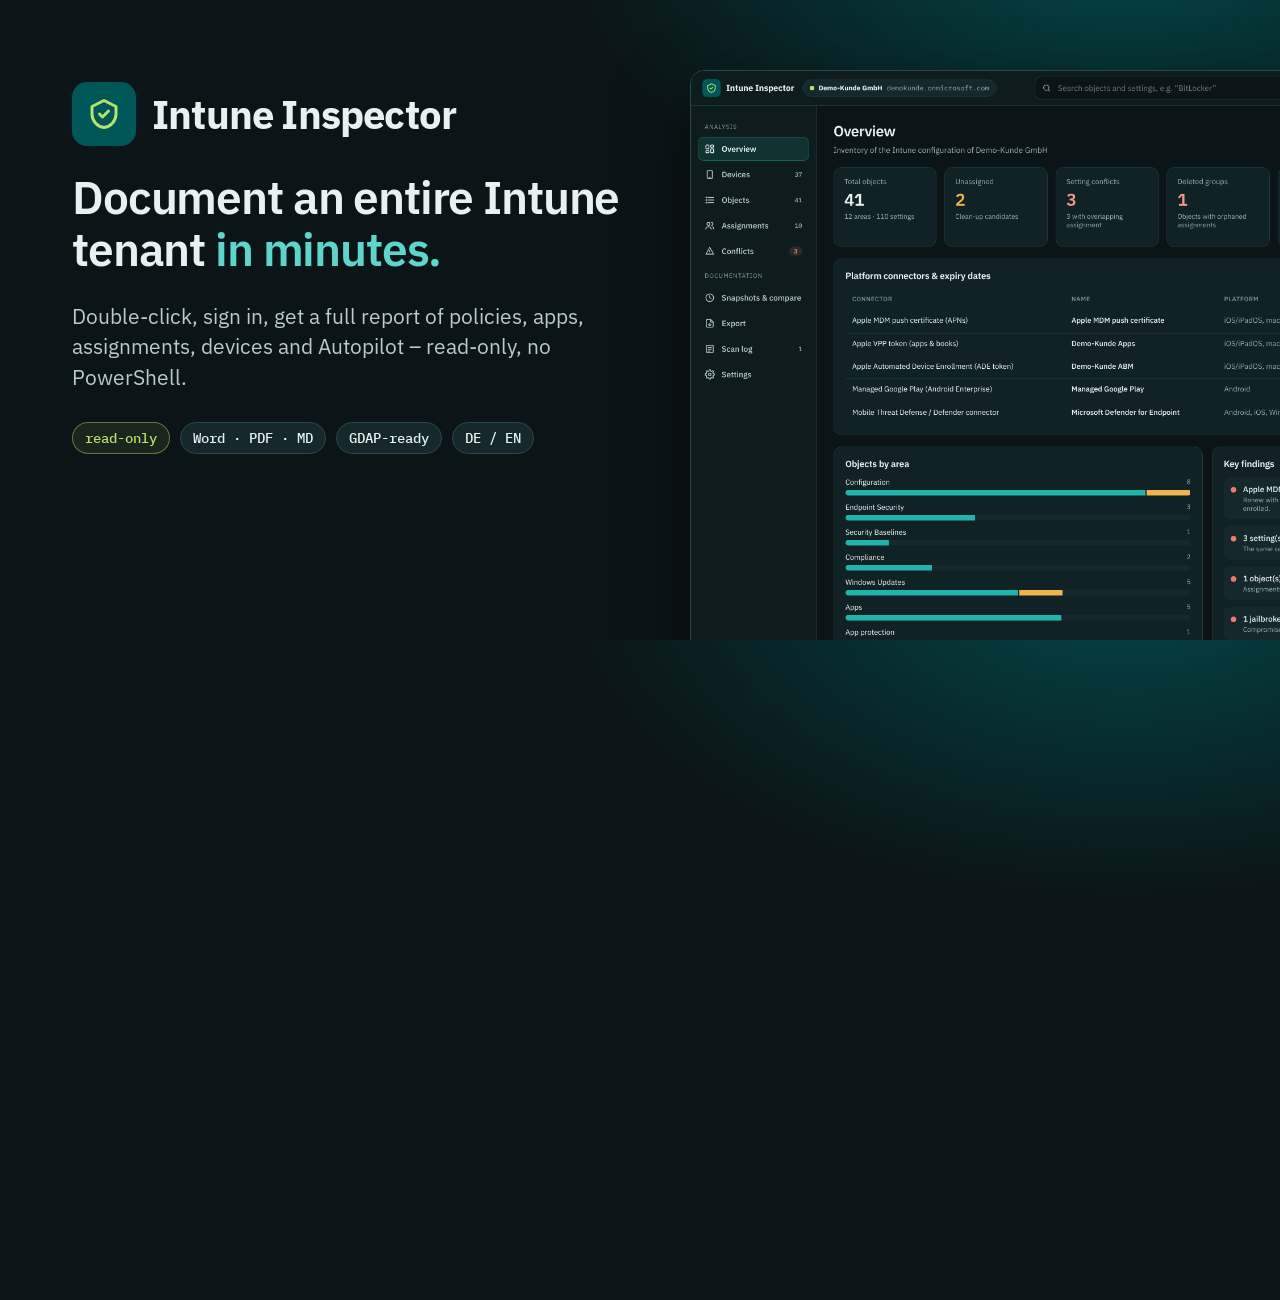
<file: tools/social-preview.html>
<!doctype html>
<html lang="en">
<head>
<meta charset="utf-8">
<title>Intune Inspector – Social preview</title>
<!-- Vorlage für docs/social-preview.png (1280×640). Neu erzeugen:
     python tools/render-social.py   (benötigt playwright; lädt docs/screenshots/en/03-overview.png) -->
<style>
@font-face { font-family: 'Plex'; font-weight: 400; src: url(../web/fonts/ibm-plex-sans-latin-400-normal.woff2) format('woff2'); }
@font-face { font-family: 'Plex'; font-weight: 600; src: url(../web/fonts/ibm-plex-sans-latin-600-normal.woff2) format('woff2'); }
@font-face { font-family: 'Plex'; font-weight: 700; src: url(../web/fonts/ibm-plex-sans-latin-700-normal.woff2) format('woff2'); }
@font-face { font-family: 'PlexMono'; font-weight: 500; src: url(../web/fonts/ibm-plex-mono-latin-500-normal.woff2) format('woff2'); }
* { box-sizing: border-box; margin: 0; }
html, body { width: 1280px; height: 640px; overflow: hidden; }
body {
  font-family: 'Plex', sans-serif; color: #E8F1F0;
  background: radial-gradient(900px 520px at 88% -10%, rgba(0,87,88,0.75), transparent 62%), #0B1517;
  display: flex; padding: 64px 0 0 72px; gap: 48px; position: relative;
}
.left { width: 580px; display: flex; flex-direction: column; gap: 26px; padding-top: 18px; }
.brand { display: flex; align-items: center; gap: 16px; }
.logo { width: 64px; height: 64px; border-radius: 15px; background: #005758; display: flex; align-items: center; justify-content: center; }
.name { font-size: 40px; font-weight: 700; letter-spacing: -0.02em; }
h1 { font-size: 46px; line-height: 1.12; font-weight: 600; letter-spacing: -0.025em; }
h1 em { font-style: normal; color: #5FD4CC; }
p { font-size: 21px; line-height: 1.45; color: #B9CCCB; }
.chips { display: flex; flex-wrap: wrap; gap: 10px; margin-top: 4px; }
.chip { font-family: 'PlexMono', monospace; font-size: 14px; padding: 6px 12px; border-radius: 999px; background: #15292D; border: 1px solid #2A474C; color: #E8F1F0; }
.chip.lime { color: #B8E06A; border-color: rgba(184,224,106,.45); background: rgba(184,224,106,.08); }
.shot { position: absolute; left: 690px; top: 70px; width: 820px; border-radius: 14px; overflow: hidden; border: 1px solid #2A474C; box-shadow: 0 30px 70px rgba(0,0,0,.55); }
.shot img { display: block; width: 100%; }
</style>
</head>
<body>
<div class="left">
  <div class="brand">
    <div class="logo"><svg width="36" height="36" viewBox="0 0 24 24" fill="none" stroke="#B8E06A" stroke-width="2" stroke-linecap="round" stroke-linejoin="round"><path d="M12 3l8 4v5c0 4.5-3.4 8.3-8 9-4.6-.7-8-4.5-8-9V7l8-4z"/><path d="M9 12l2 2 4-4"/></svg></div>
    <span class="name">Intune Inspector</span>
  </div>
  <h1>Document an entire Intune tenant <em>in minutes.</em></h1>
  <p>Double-click, sign in, get a full report of policies, apps, assignments, devices and Autopilot – read-only, no PowerShell.</p>
  <div class="chips">
    <span class="chip lime">read-only</span><span class="chip">Word · PDF · MD</span><span class="chip">GDAP-ready</span><span class="chip">DE / EN</span>
  </div>
</div>
<div class="shot"><img src="../docs/screenshots/en/03-overview.png" alt=""></div>
</body>
</html>
</file>
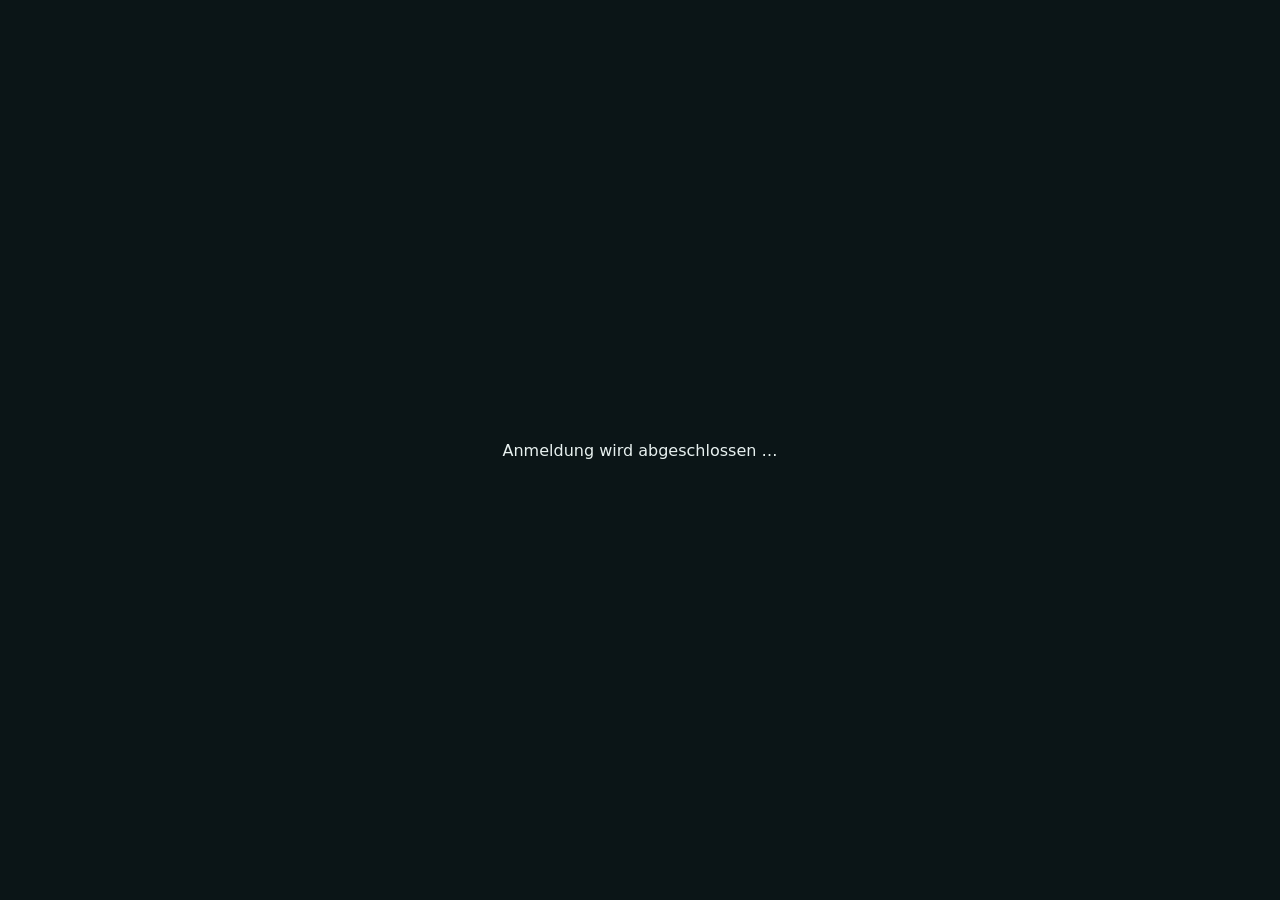
<file: web/redirect.html>
<!doctype html>
<html lang="de"><head><meta charset="utf-8"><title>Anmeldung …</title>
<style>body{font-family:system-ui,sans-serif;background:#0B1517;color:#E8F1F0;display:flex;align-items:center;justify-content:center;height:100vh;margin:0}</style>
</head><body><p>Anmeldung wird abgeschlossen …</p></body></html>
</file>
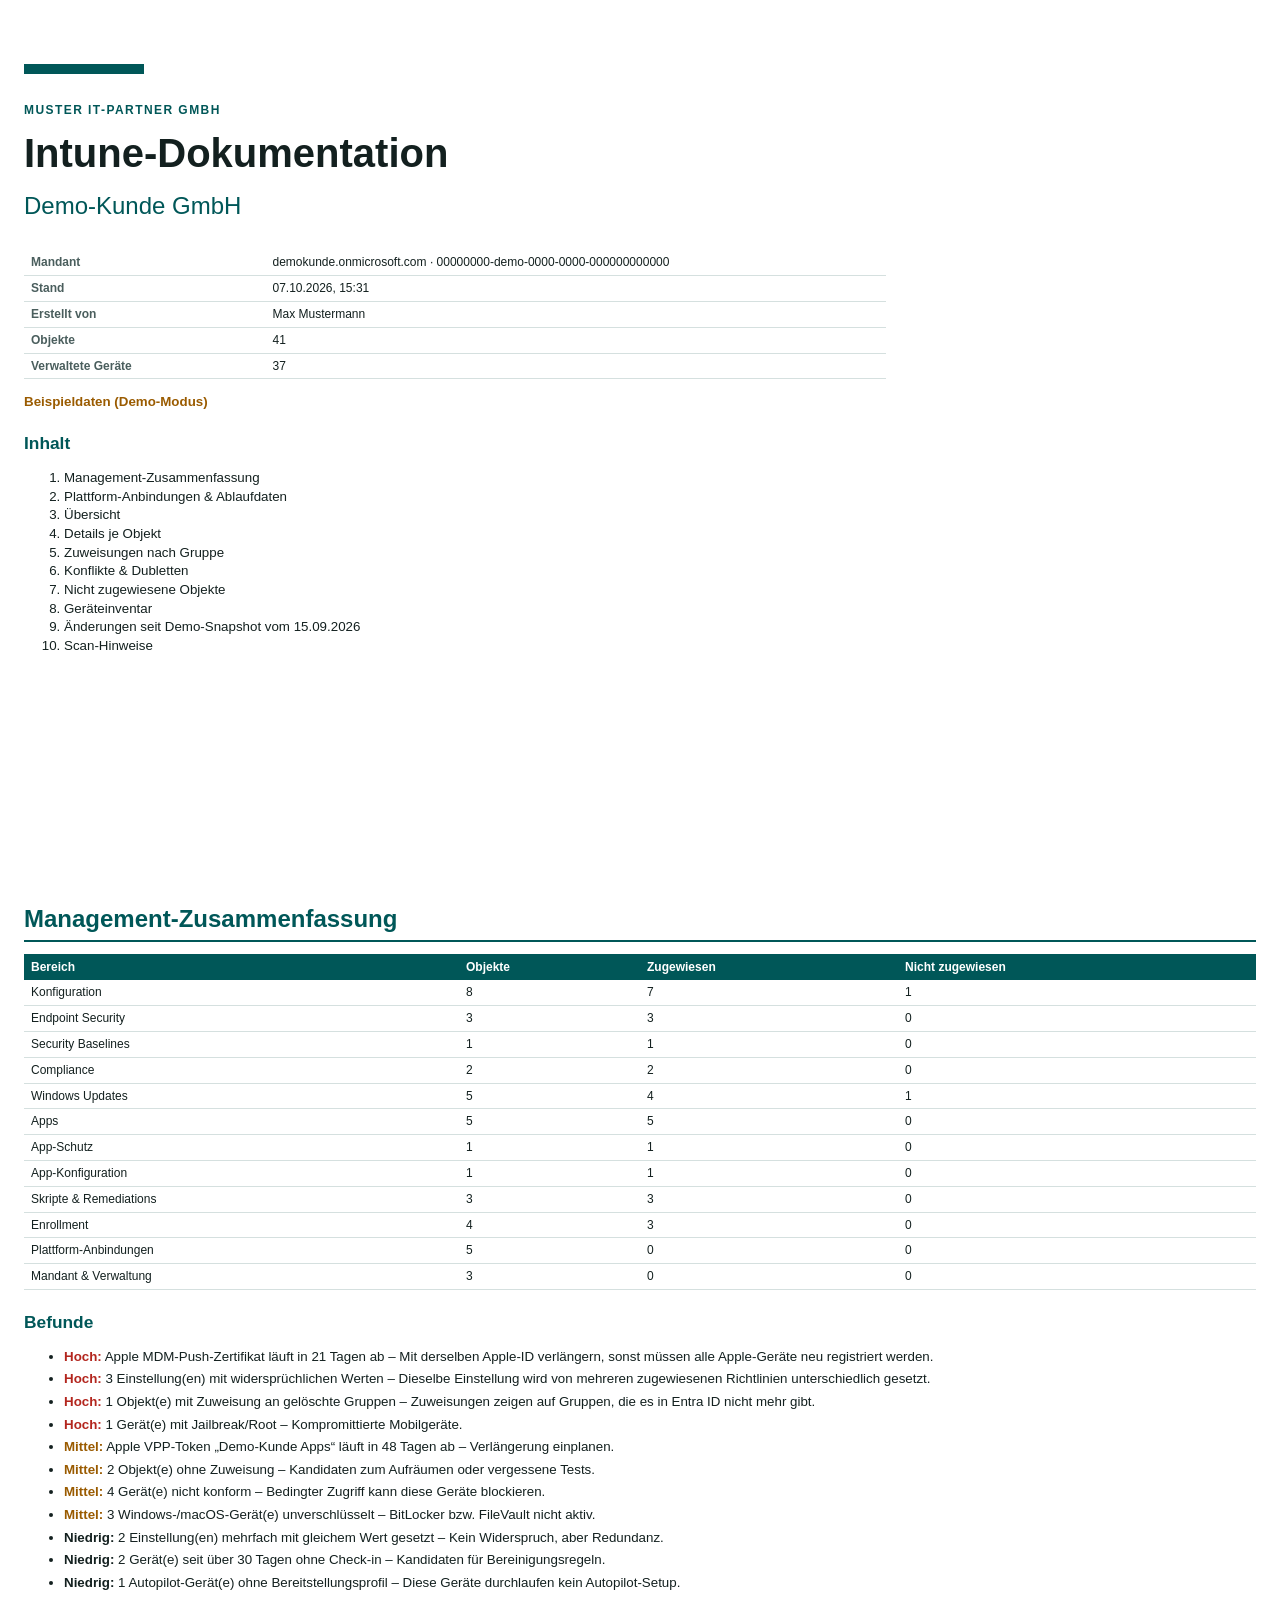
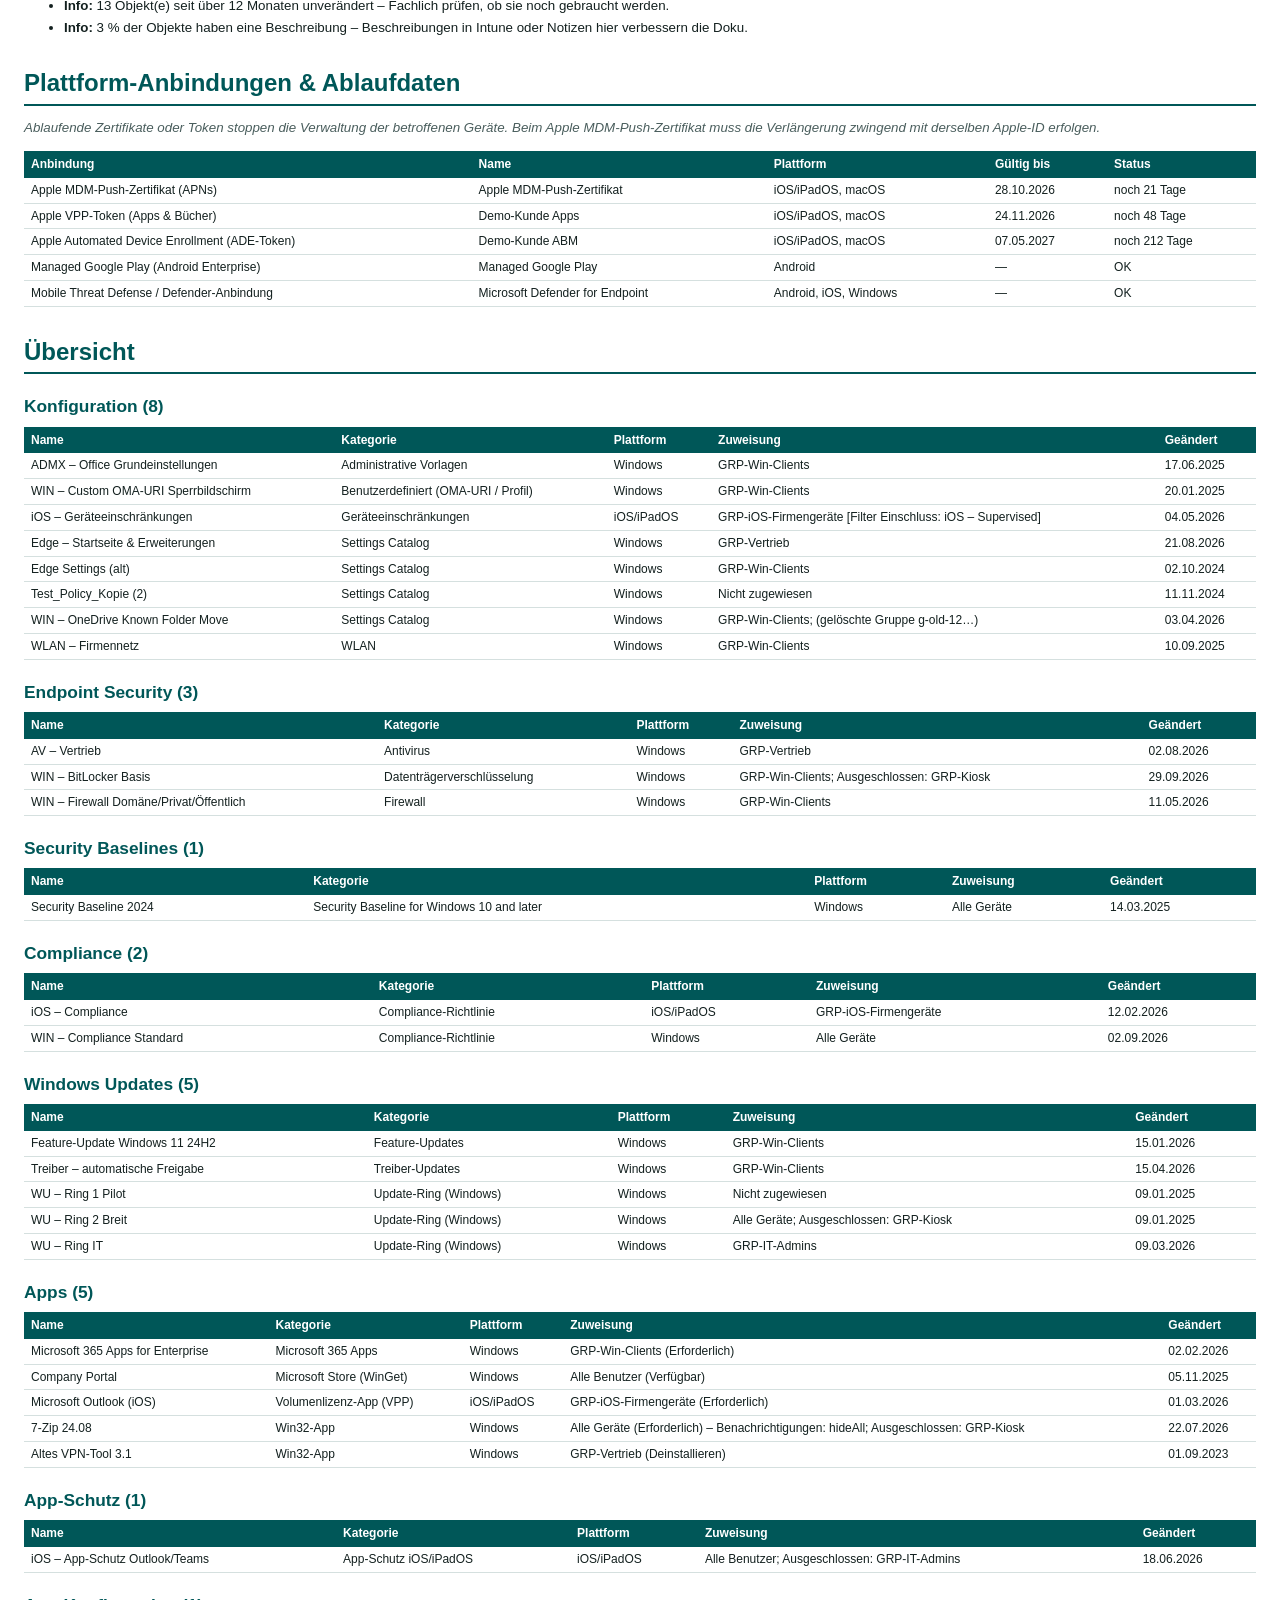
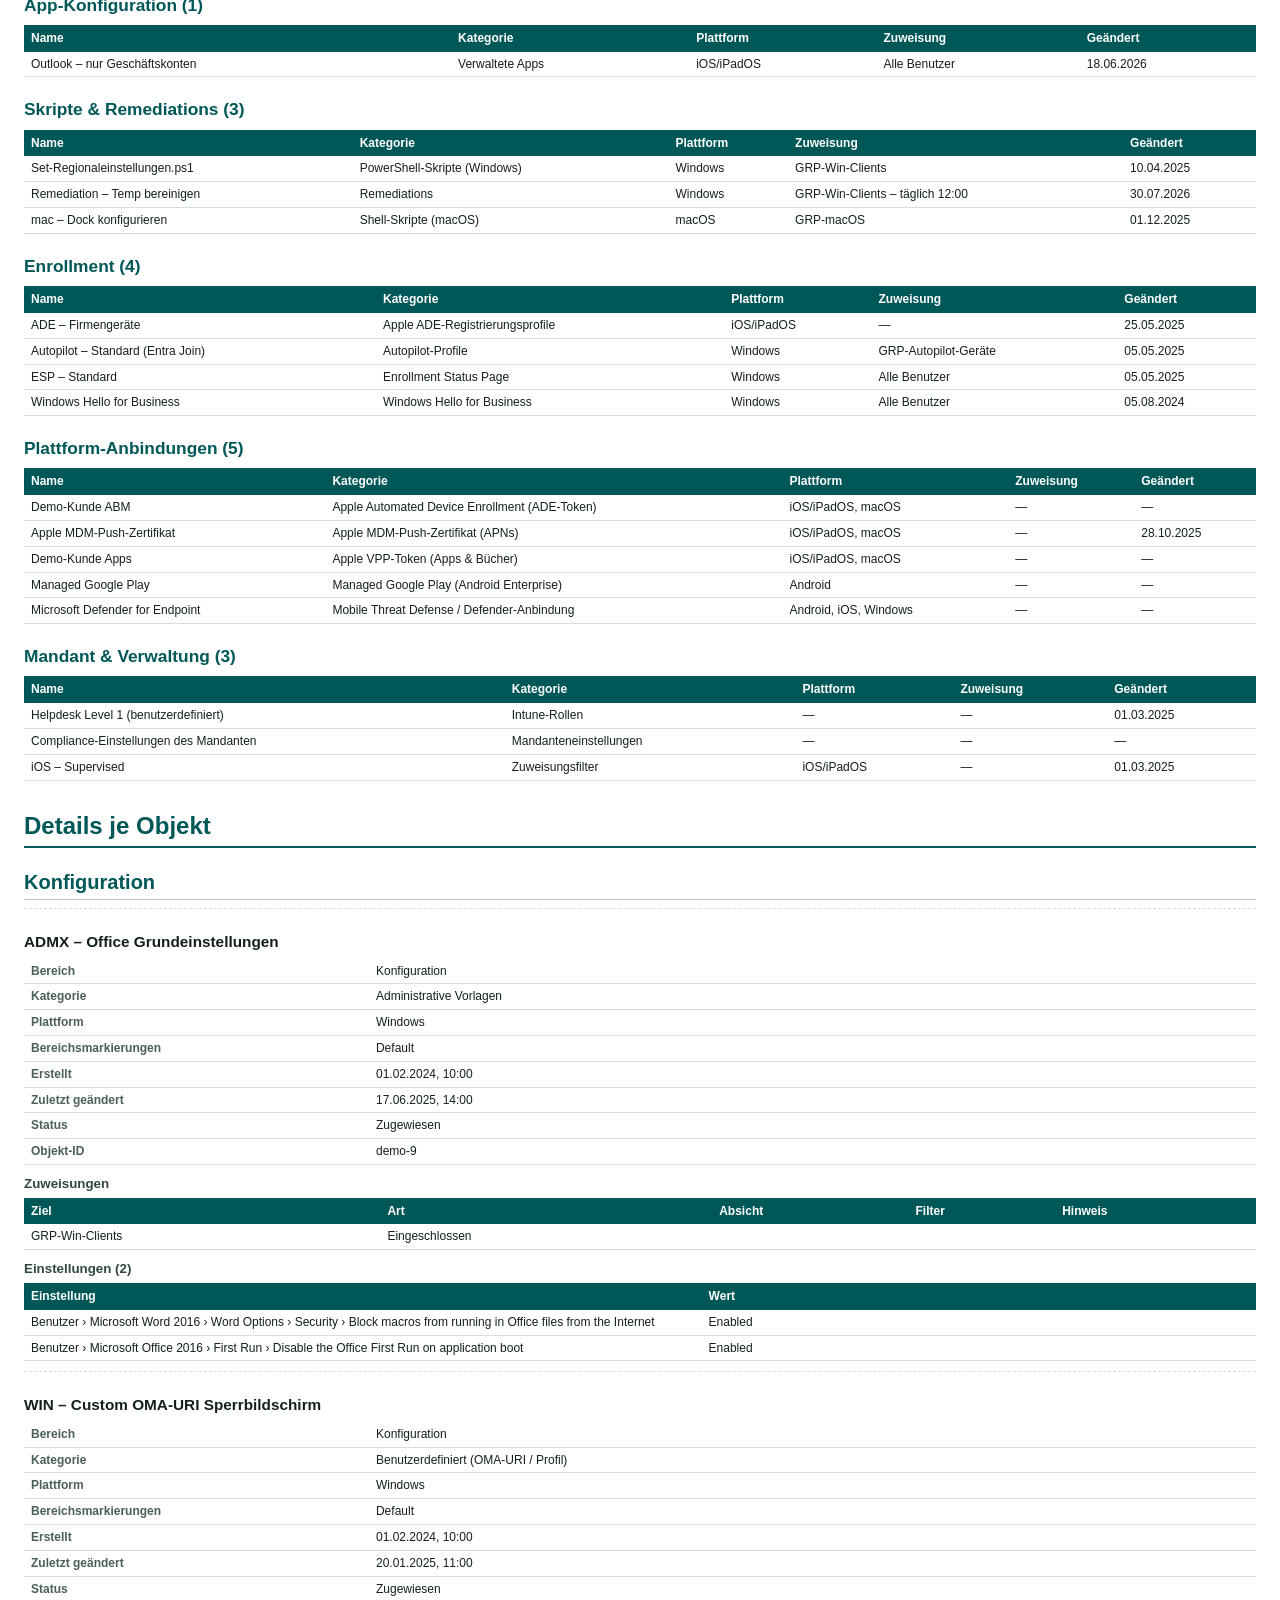
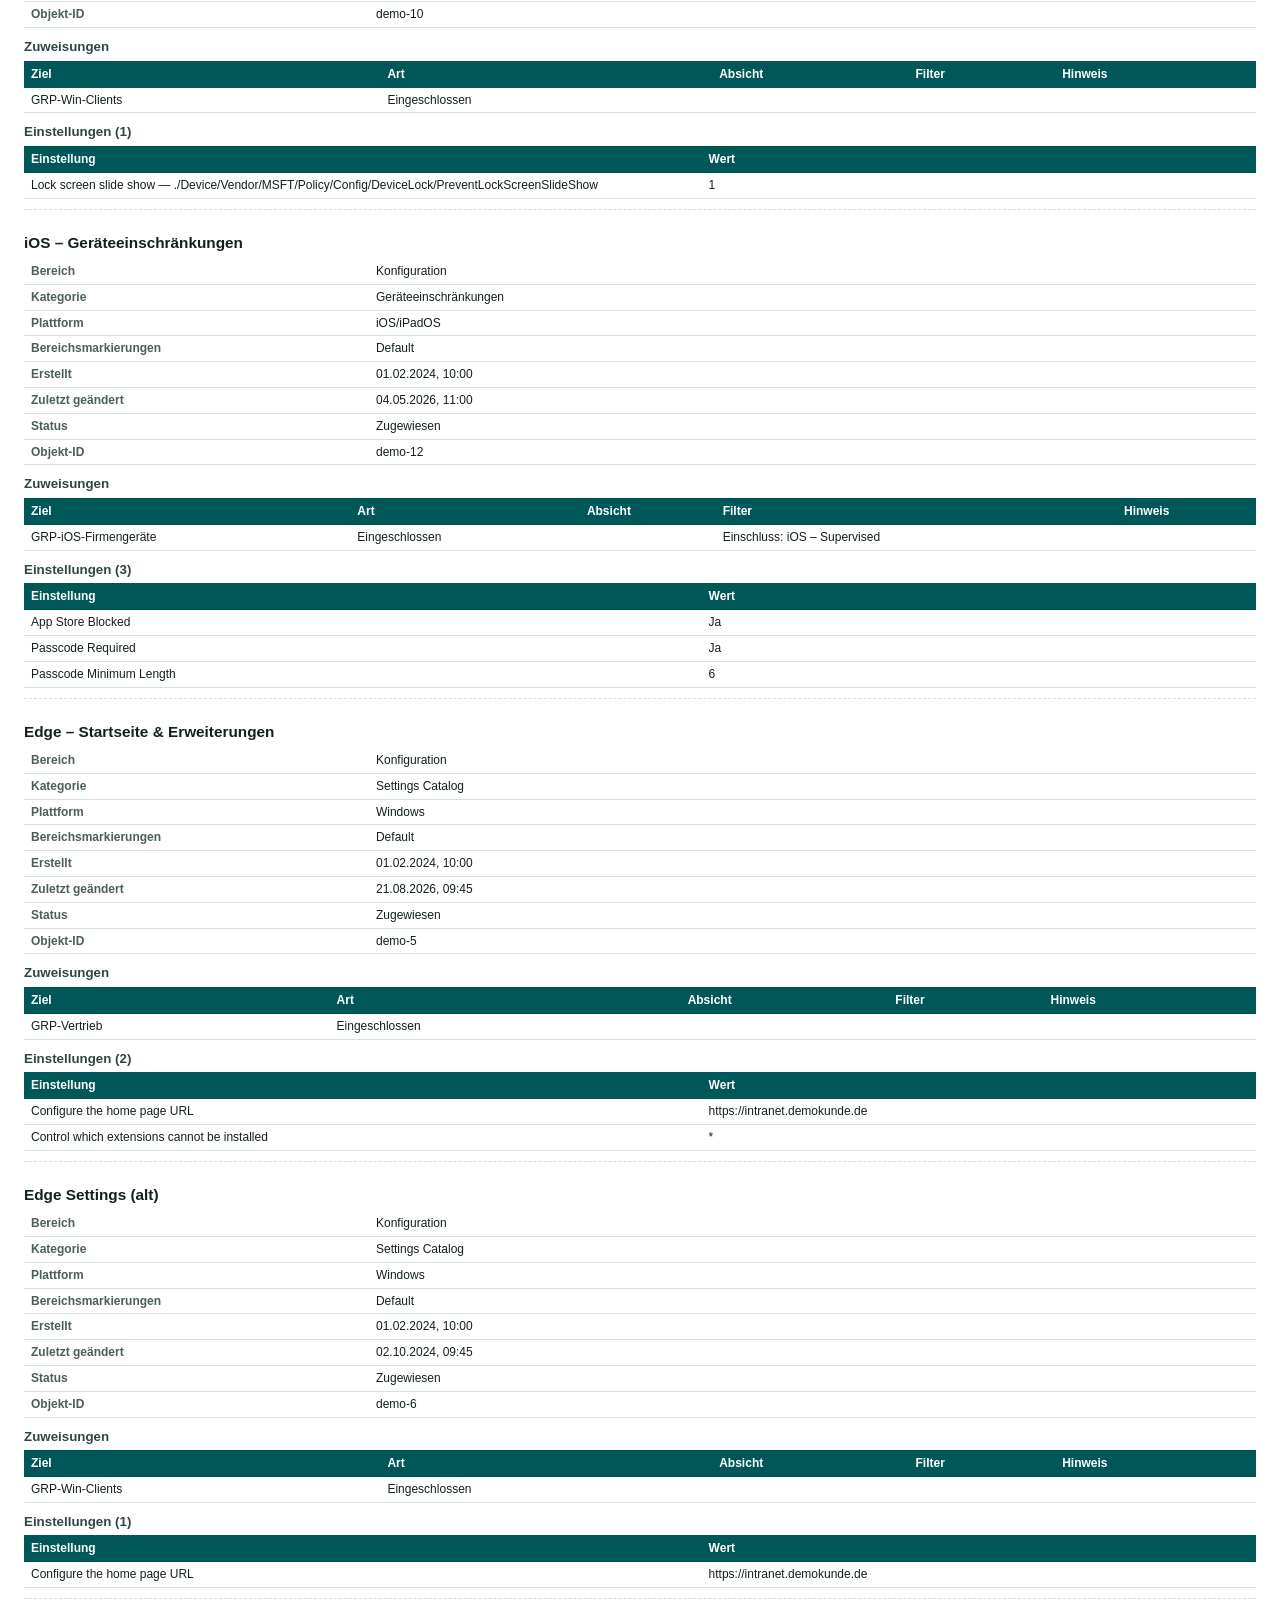
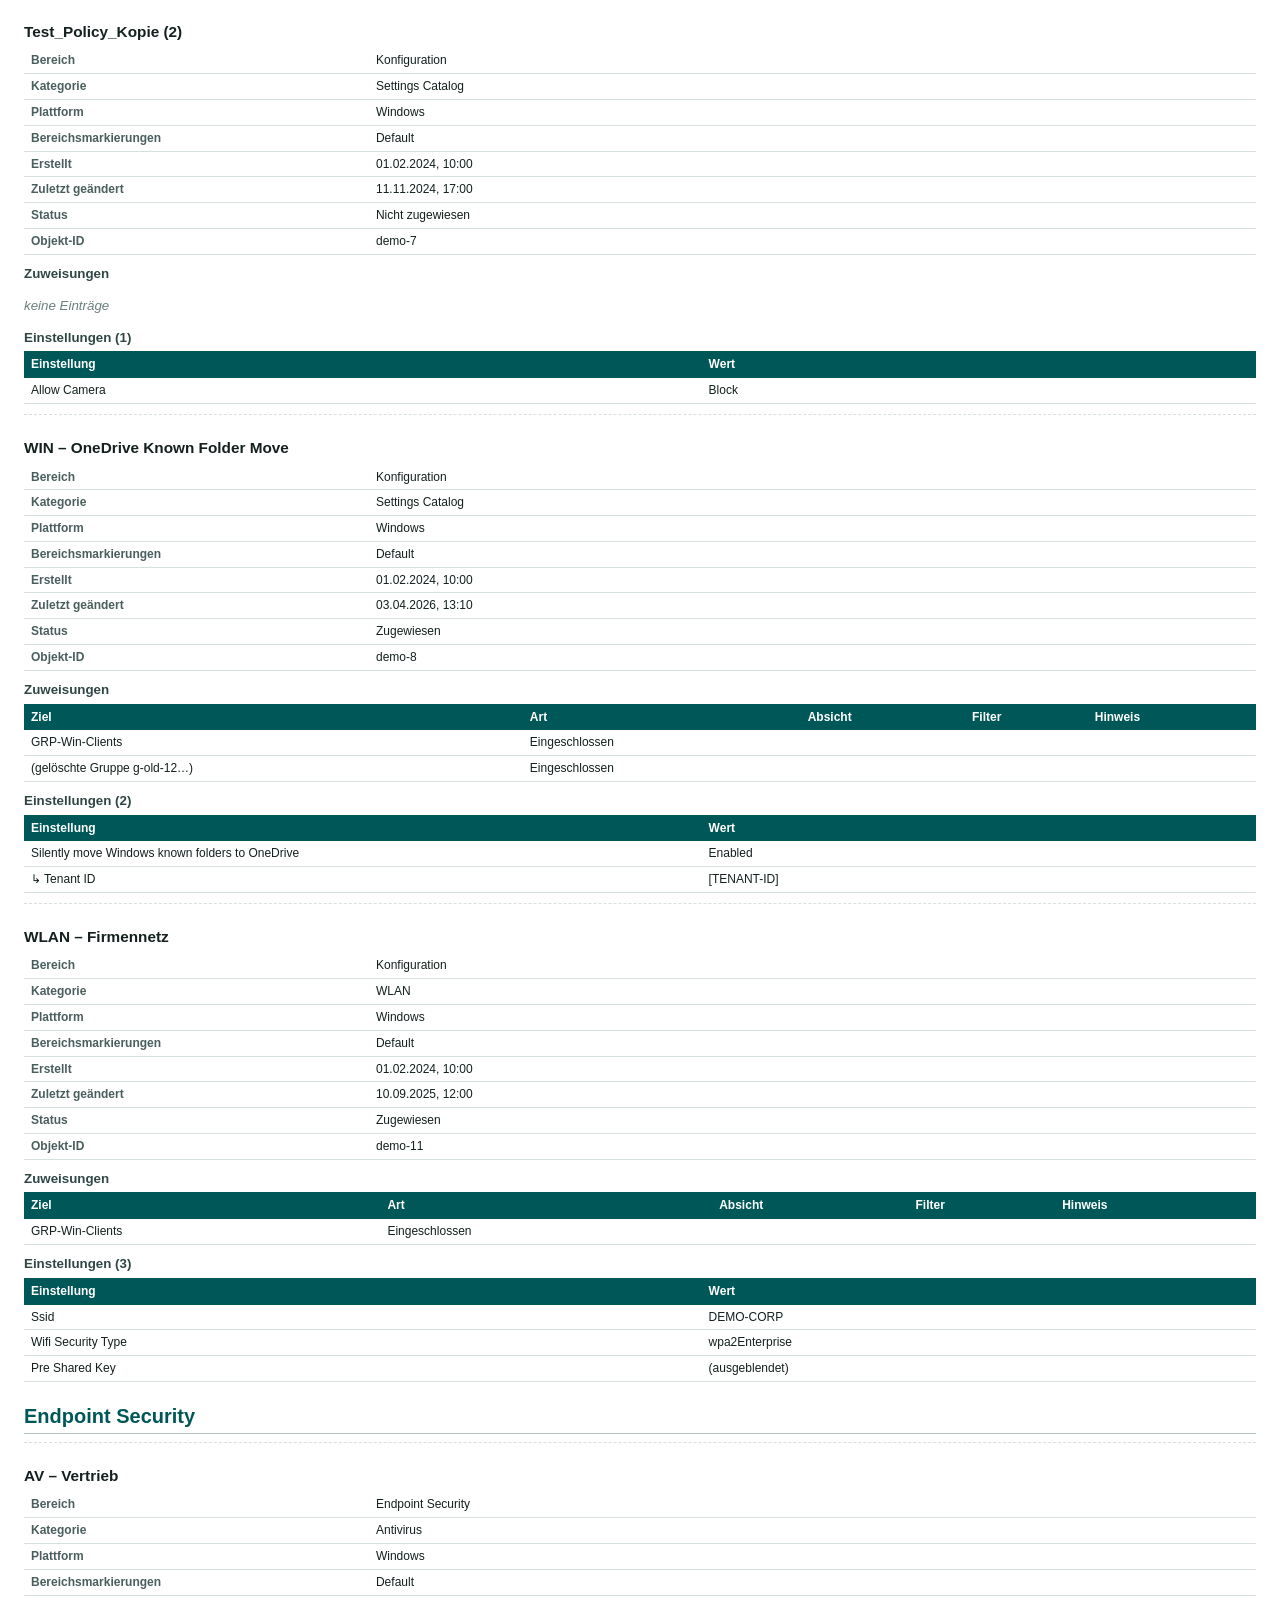
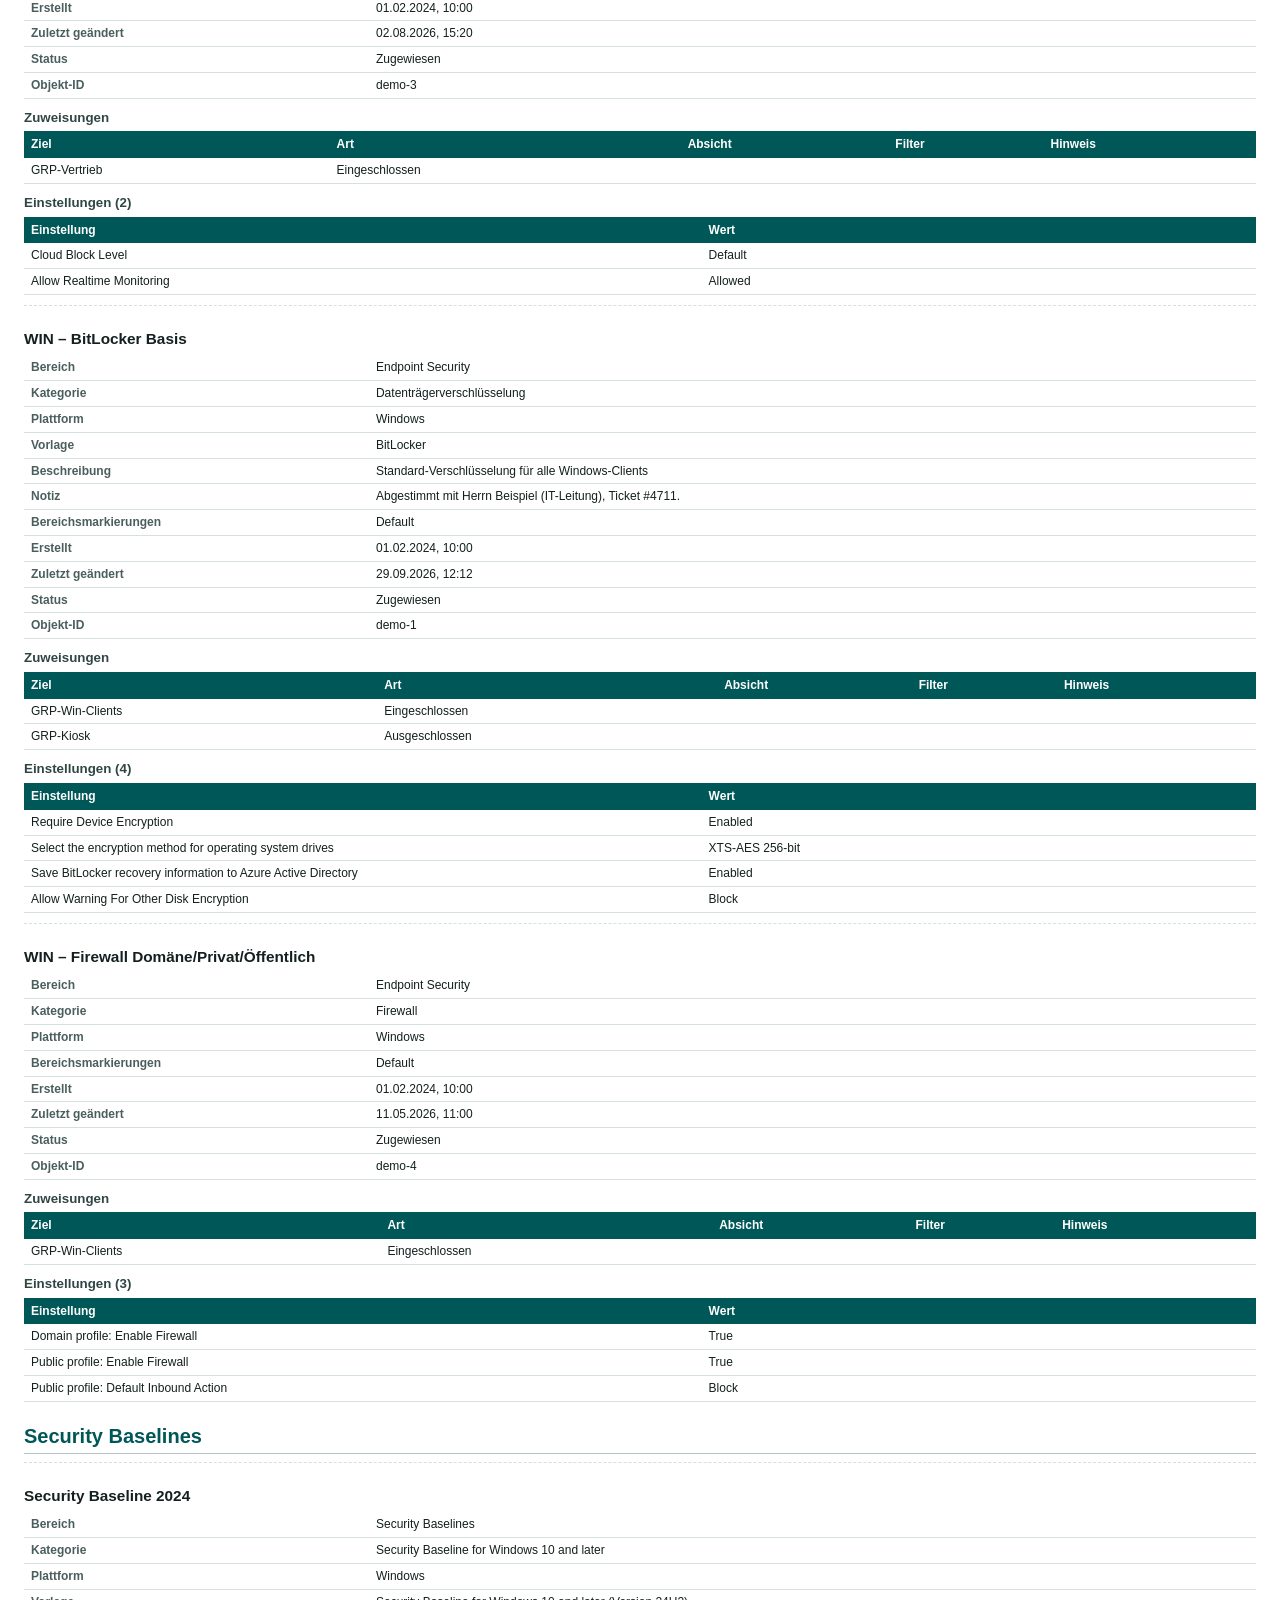
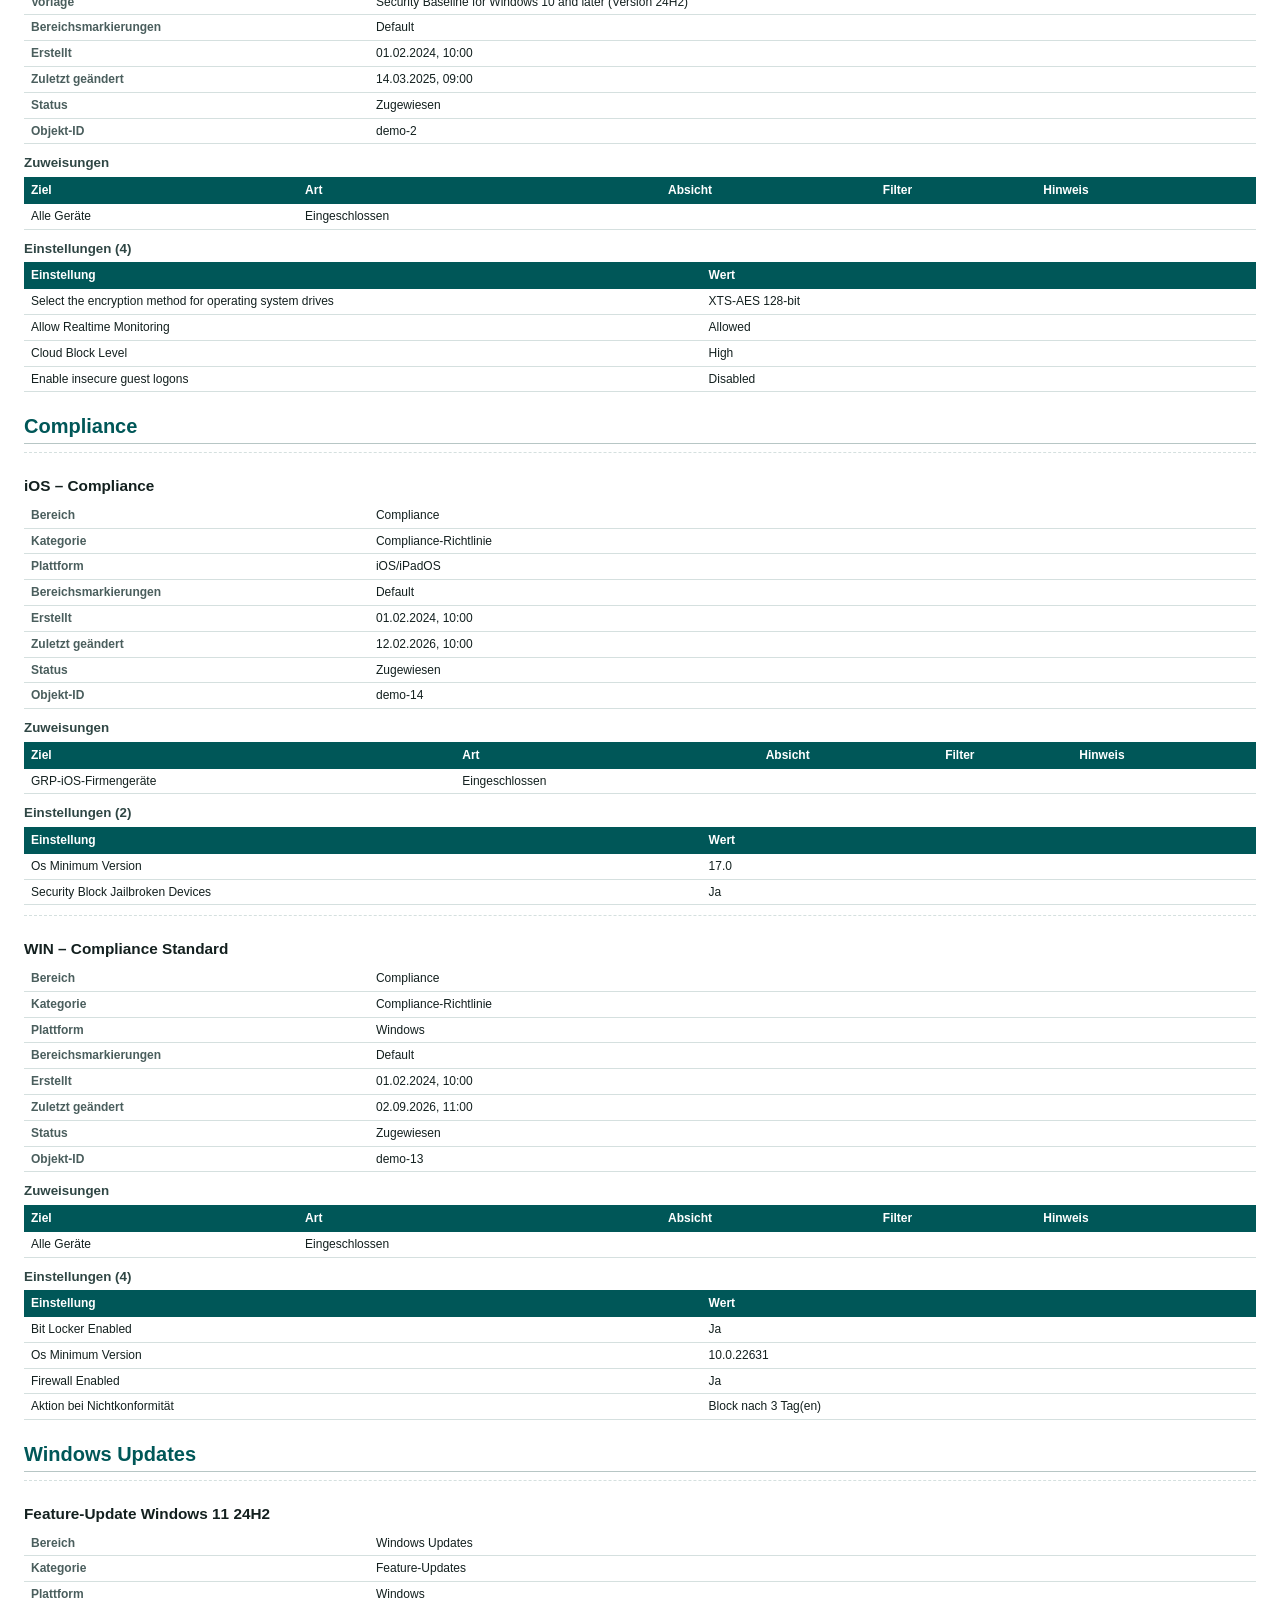
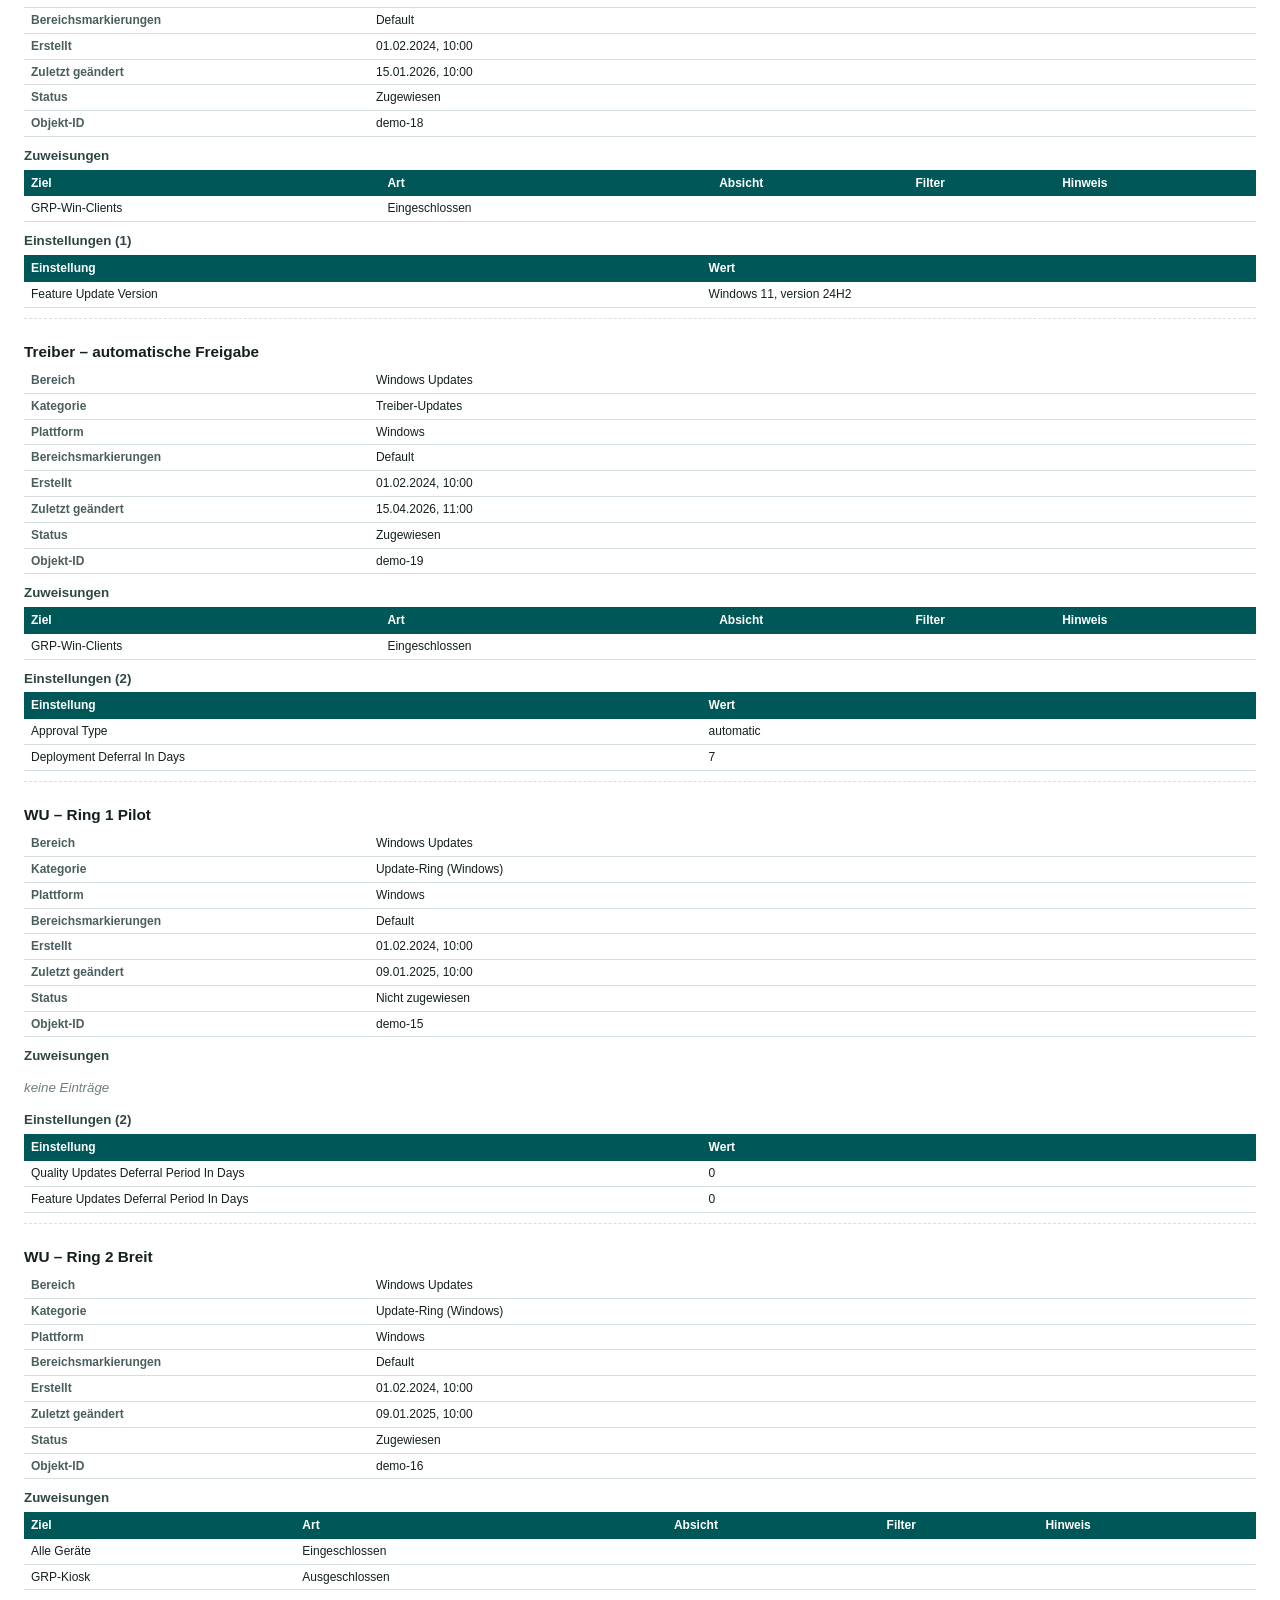
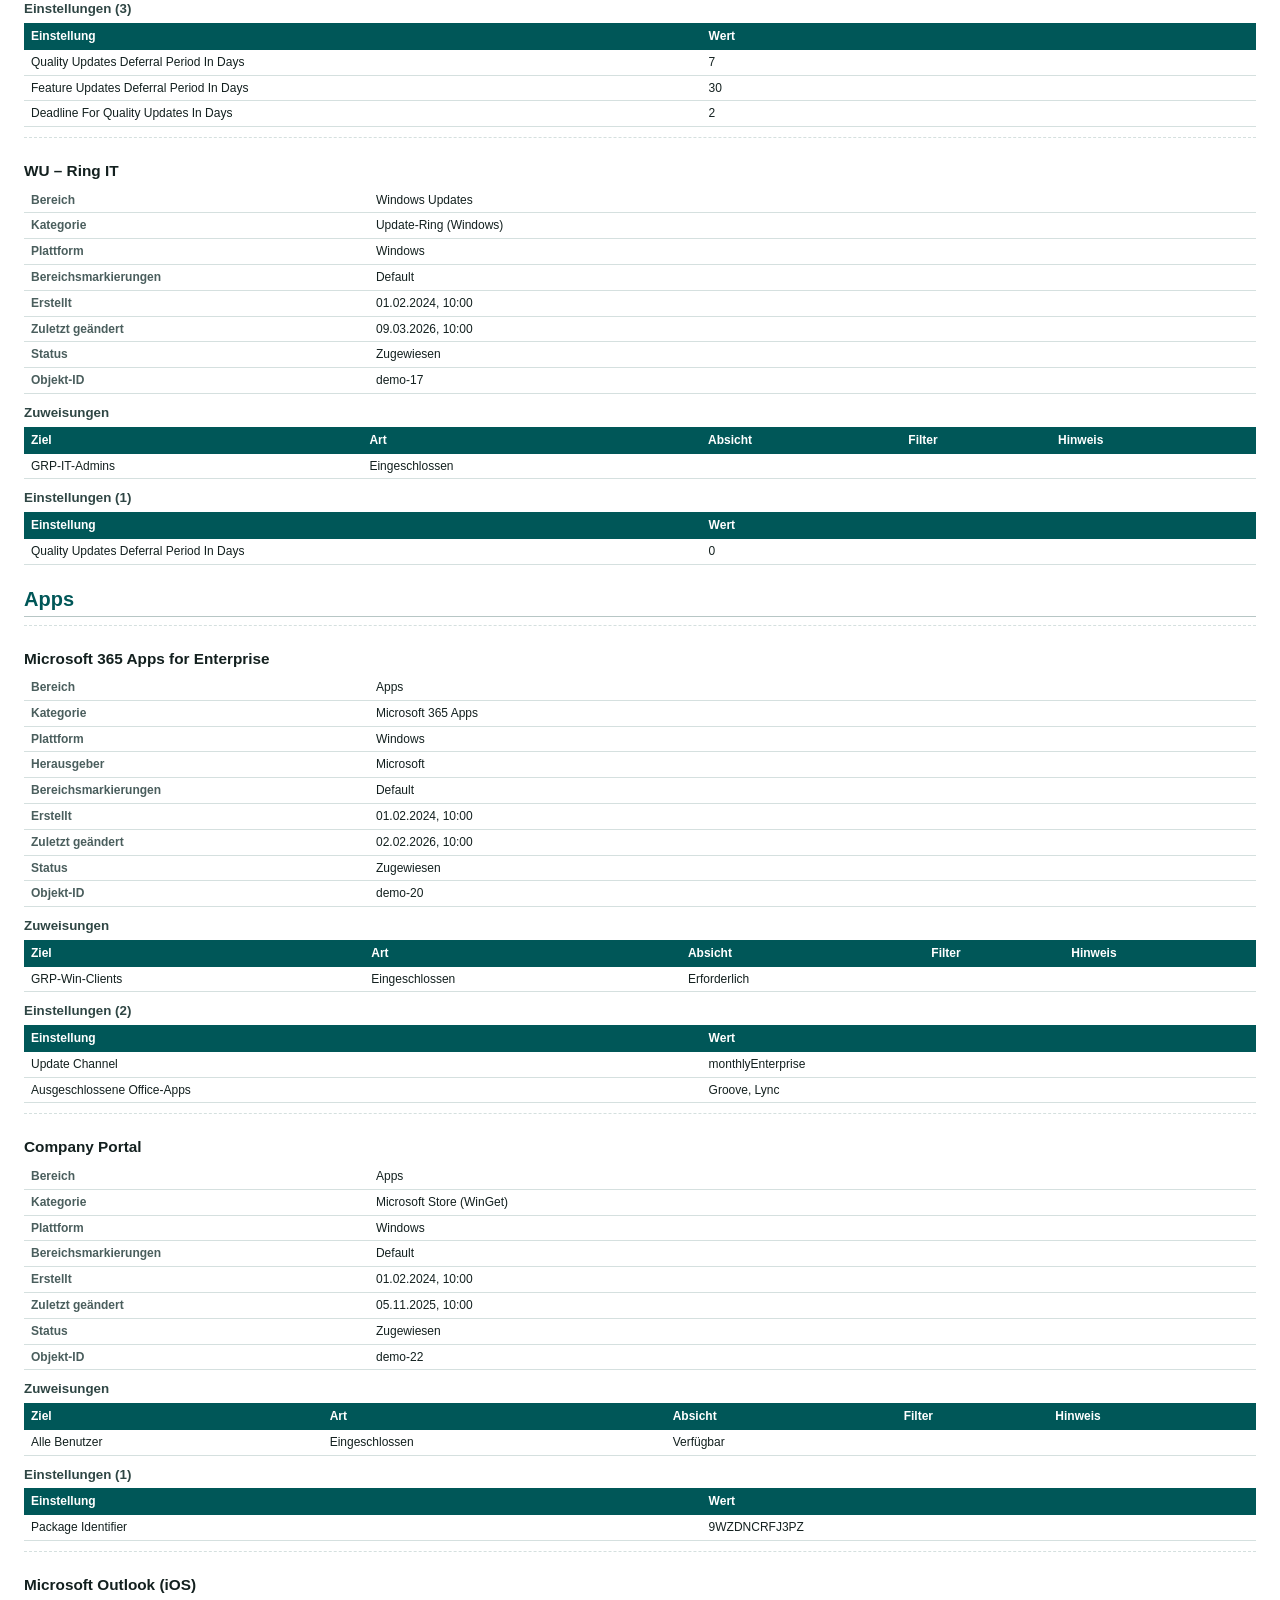
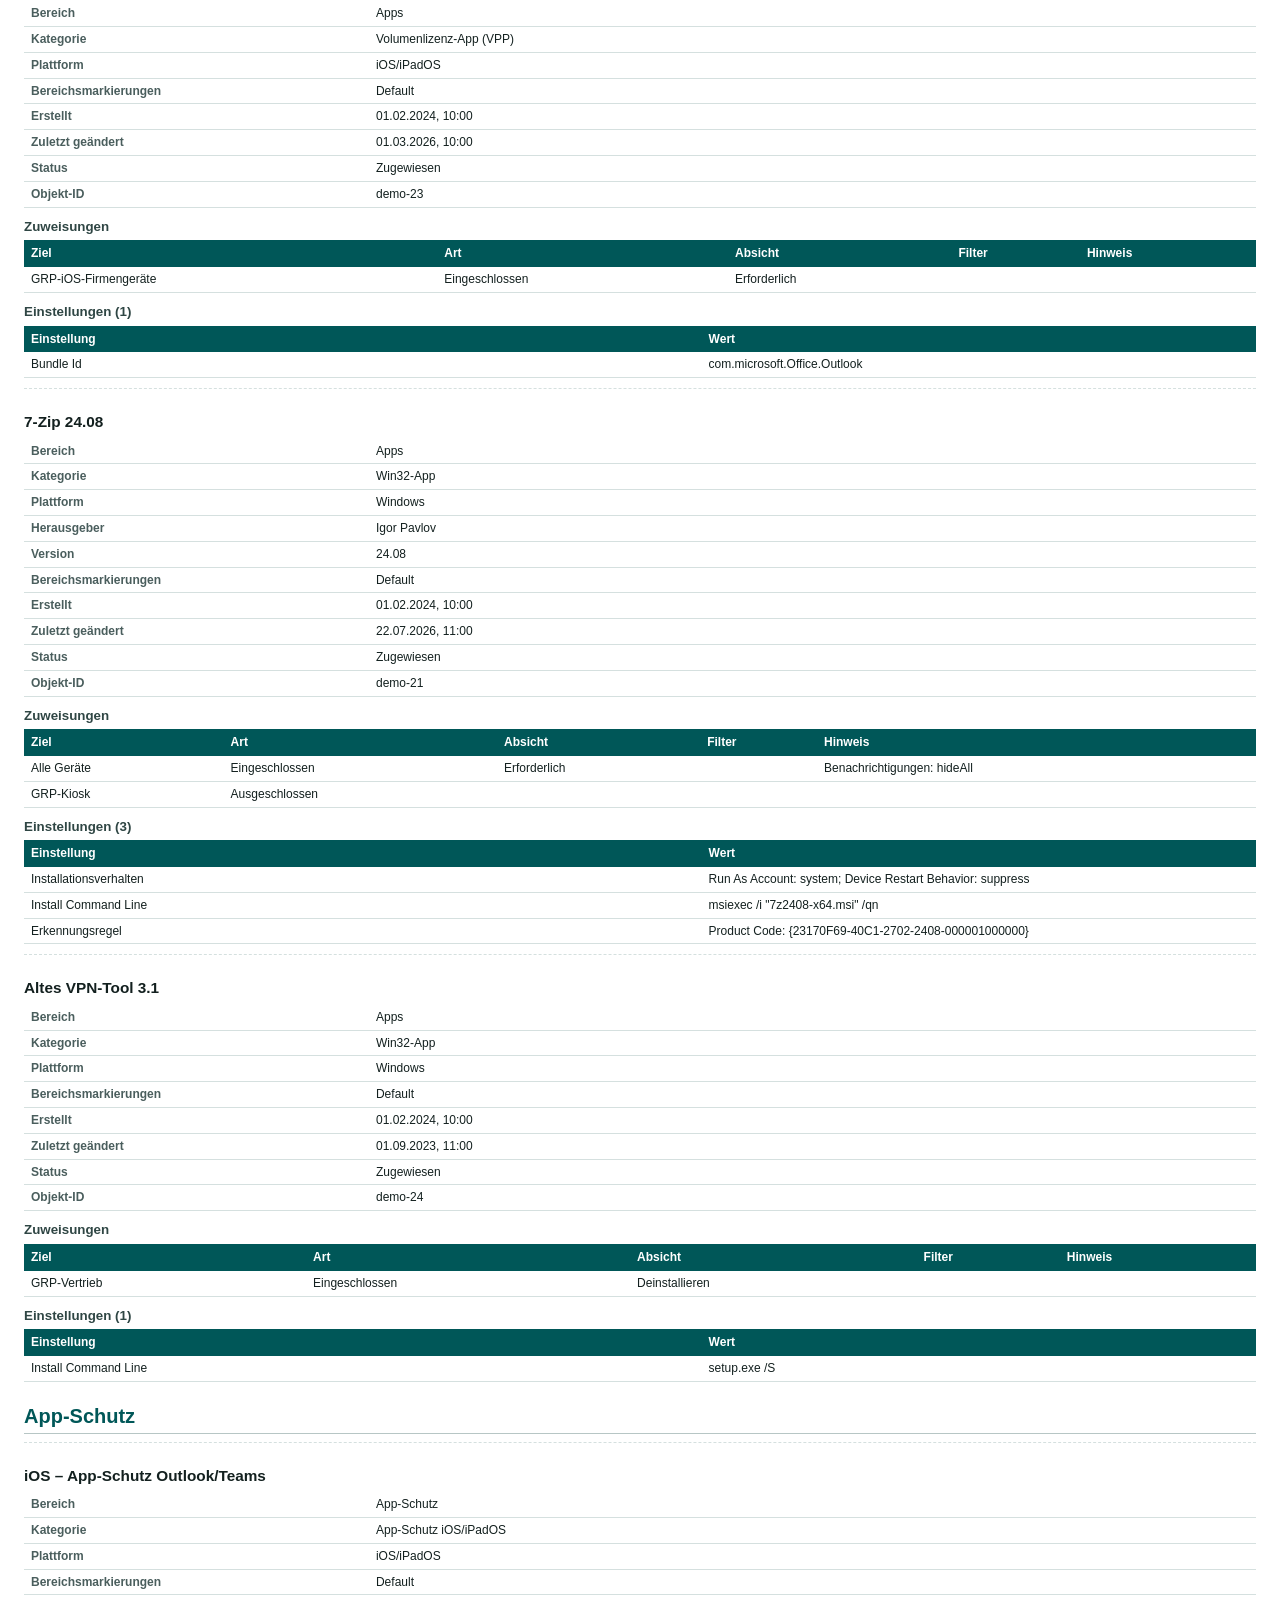
<file: docs/beispiel/Beispiel-Dokumentation.html>
<!doctype html><html lang="de"><head><meta charset="utf-8"><title>Intune-Dokumentation – Demo-Kunde GmbH</title><style>
@page { size: A4; margin: 18mm 16mm 18mm 16mm; }
* { box-sizing: border-box; }
body { font-family: "Segoe UI", Calibri, Arial, sans-serif; font-size: 10pt; color: #13201F; line-height: 1.4; margin: 0; padding: 24px; }
@media print { body { padding: 0; } }
h1 { font-size: 18pt; color: #005758; border-bottom: 2px solid #005758; padding-bottom: 4px; margin: 28px 0 12px; page-break-before: always; }
h2 { font-size: 13pt; color: #005758; margin: 20px 0 8px; page-break-after: avoid; }
h2.area { font-size: 15pt; border-bottom: 1px solid #B7C6C5; padding-bottom: 3px; }
h3 { font-size: 11.5pt; margin: 18px 0 6px; page-break-after: avoid; }
h4 { font-size: 10pt; margin: 10px 0 4px; color: #2F4644; page-break-after: avoid; }
table { width: 100%; border-collapse: collapse; margin: 4px 0 10px; font-size: 9pt; page-break-inside: auto; }
th { background: #005758; color: #fff; text-align: left; padding: 5px 7px; font-weight: 600; }
td { border-bottom: 1px solid #D5E0DF; padding: 4px 7px; vertical-align: top; word-break: break-word; }
tr { page-break-inside: avoid; }
table.kv td:first-child { width: 28%; color: #4A5E5D; font-weight: 600; }
table.kv thead { display: none; }
table.settings td:first-child { width: 55%; }
pre { background: #F1F5F4; border: 1px solid #D5E0DF; padding: 8px 10px; font-family: Consolas, "Courier New", monospace; font-size: 8.5pt; white-space: pre-wrap; word-break: break-all; }
.obj { page-break-inside: auto; border-top: 1px dashed #D5E0DF; padding-top: 4px; }
.empty { color: #6B7F7E; font-style: italic; }
p.muted { color: #4A5E5D; font-style: italic; }
p.warn { color: #9A5B00; font-weight: 600; }
.findings li { margin: 4px 0; }
.sev-high b { color: #B3261E; } .sev-medium b { color: #9A5B00; }
.cover { min-height: 90vh; }
.cover .brandbar { height: 10px; width: 120px; background: #005758; margin: 40px 0 28px; }
.cover .kicker { text-transform: uppercase; letter-spacing: .12em; color: #005758; font-weight: 600; font-size: 9pt; margin: 0; }
.cover .title { border: none; page-break-before: avoid; font-size: 30pt; margin: 6px 0 0; color: #13201F; }
.cover .customer { font-size: 18pt; color: #005758; margin: 4px 0 28px; }
.cover-kv { width: 70%; }
.toc a { color: #13201F; text-decoration: none; }
.demo { color: #9A5B00; font-weight: 600; }
</style></head><body><div class="cover"><div class="brandbar"></div><p class="kicker">Muster IT-Partner GmbH</p><h1 class="title">Intune-Dokumentation</h1><p class="customer">Demo-Kunde GmbH</p><table class="kv cover-kv"><tbody><tr><td>Mandant</td><td>demokunde.onmicrosoft.com · 00000000-demo-0000-0000-000000000000</td></tr><tr><td>Stand</td><td>07.10.2026, 15:31</td></tr><tr><td>Erstellt von</td><td>Max Mustermann</td></tr><tr><td>Objekte</td><td>41</td></tr><tr><td>Verwaltete Geräte</td><td>37</td></tr></tbody></table><p class="demo">Beispieldaten (Demo-Modus)</p><h2>Inhalt</h2><ol class="toc"><li><a href="#summary">Management-Zusammenfassung</a></li><li><a href="#connectors">Plattform-Anbindungen &amp; Ablaufdaten</a></li><li><a href="#overview">Übersicht</a></li><li><a href="#details">Details je Objekt</a></li><li><a href="#targets">Zuweisungen nach Gruppe</a></li><li><a href="#conflicts">Konflikte &amp; Dubletten</a></li><li><a href="#unassigned">Nicht zugewiesene Objekte</a></li><li><a href="#devices">Geräteinventar</a></li><li><a href="#diff">Änderungen seit Demo-Snapshot vom 15.09.2026</a></li><li><a href="#warnings">Scan-Hinweise</a></li></ol></div><h1 id="summary">Management-Zusammenfassung</h1><table class=""><thead><tr><th>Bereich</th><th>Objekte</th><th>Zugewiesen</th><th>Nicht zugewiesen</th></tr></thead><tbody><tr><td>Konfiguration</td><td>8</td><td>7</td><td>1</td></tr><tr><td>Endpoint Security</td><td>3</td><td>3</td><td>0</td></tr><tr><td>Security Baselines</td><td>1</td><td>1</td><td>0</td></tr><tr><td>Compliance</td><td>2</td><td>2</td><td>0</td></tr><tr><td>Windows Updates</td><td>5</td><td>4</td><td>1</td></tr><tr><td>Apps</td><td>5</td><td>5</td><td>0</td></tr><tr><td>App-Schutz</td><td>1</td><td>1</td><td>0</td></tr><tr><td>App-Konfiguration</td><td>1</td><td>1</td><td>0</td></tr><tr><td>Skripte &amp; Remediations</td><td>3</td><td>3</td><td>0</td></tr><tr><td>Enrollment</td><td>4</td><td>3</td><td>0</td></tr><tr><td>Plattform-Anbindungen</td><td>5</td><td>0</td><td>0</td></tr><tr><td>Mandant &amp; Verwaltung</td><td>3</td><td>0</td><td>0</td></tr></tbody></table><h2>Befunde</h2><ul class="findings"><li class="sev-high"><b>Hoch:</b> Apple MDM-Push-Zertifikat läuft in 21 Tagen ab – Mit derselben Apple-ID verlängern, sonst müssen alle Apple-Geräte neu registriert werden.</li><li class="sev-high"><b>Hoch:</b> 3 Einstellung(en) mit widersprüchlichen Werten – Dieselbe Einstellung wird von mehreren zugewiesenen Richtlinien unterschiedlich gesetzt.</li><li class="sev-high"><b>Hoch:</b> 1 Objekt(e) mit Zuweisung an gelöschte Gruppen – Zuweisungen zeigen auf Gruppen, die es in Entra ID nicht mehr gibt.</li><li class="sev-high"><b>Hoch:</b> 1 Gerät(e) mit Jailbreak/Root – Kompromittierte Mobilgeräte.</li><li class="sev-medium"><b>Mittel:</b> Apple VPP-Token „Demo-Kunde Apps“ läuft in 48 Tagen ab – Verlängerung einplanen.</li><li class="sev-medium"><b>Mittel:</b> 2 Objekt(e) ohne Zuweisung – Kandidaten zum Aufräumen oder vergessene Tests.</li><li class="sev-medium"><b>Mittel:</b> 4 Gerät(e) nicht konform – Bedingter Zugriff kann diese Geräte blockieren.</li><li class="sev-medium"><b>Mittel:</b> 3 Windows-/macOS-Gerät(e) unverschlüsselt – BitLocker bzw. FileVault nicht aktiv.</li><li class="sev-low"><b>Niedrig:</b> 2 Einstellung(en) mehrfach mit gleichem Wert gesetzt – Kein Widerspruch, aber Redundanz.</li><li class="sev-low"><b>Niedrig:</b> 2 Gerät(e) seit über 30 Tagen ohne Check-in – Kandidaten für Bereinigungsregeln.</li><li class="sev-low"><b>Niedrig:</b> 1 Autopilot-Gerät(e) ohne Bereitstellungsprofil – Diese Geräte durchlaufen kein Autopilot-Setup.</li><li class="sev-info"><b>Info:</b> 13 Objekt(e) seit über 12 Monaten unverändert – Fachlich prüfen, ob sie noch gebraucht werden.</li><li class="sev-info"><b>Info:</b> 3 % der Objekte haben eine Beschreibung – Beschreibungen in Intune oder Notizen hier verbessern die Doku.</li></ul><h1 id="connectors">Plattform-Anbindungen &amp; Ablaufdaten</h1><p class="muted">Ablaufende Zertifikate oder Token stoppen die Verwaltung der betroffenen Geräte. Beim Apple MDM-Push-Zertifikat muss die Verlängerung zwingend mit derselben Apple-ID erfolgen.</p><table class=""><thead><tr><th>Anbindung</th><th>Name</th><th>Plattform</th><th>Gültig bis</th><th>Status</th></tr></thead><tbody><tr><td>Apple MDM-Push-Zertifikat (APNs)</td><td>Apple MDM-Push-Zertifikat</td><td>iOS/iPadOS, macOS</td><td>28.10.2026</td><td>noch 21 Tage</td></tr><tr><td>Apple VPP-Token (Apps &amp; Bücher)</td><td>Demo-Kunde Apps</td><td>iOS/iPadOS, macOS</td><td>24.11.2026</td><td>noch 48 Tage</td></tr><tr><td>Apple Automated Device Enrollment (ADE-Token)</td><td>Demo-Kunde ABM</td><td>iOS/iPadOS, macOS</td><td>07.05.2027</td><td>noch 212 Tage</td></tr><tr><td>Managed Google Play (Android Enterprise)</td><td>Managed Google Play</td><td>Android</td><td>—</td><td>OK</td></tr><tr><td>Mobile Threat Defense / Defender-Anbindung</td><td>Microsoft Defender for Endpoint</td><td>Android, iOS, Windows</td><td>—</td><td>OK</td></tr></tbody></table><h1 id="overview">Übersicht</h1><h2>Konfiguration (8)</h2><table class=""><thead><tr><th>Name</th><th>Kategorie</th><th>Plattform</th><th>Zuweisung</th><th>Geändert</th></tr></thead><tbody><tr><td>ADMX – Office Grundeinstellungen</td><td>Administrative Vorlagen</td><td>Windows</td><td>GRP-Win-Clients</td><td>17.06.2025</td></tr><tr><td>WIN – Custom OMA-URI Sperrbildschirm</td><td>Benutzerdefiniert (OMA-URI / Profil)</td><td>Windows</td><td>GRP-Win-Clients</td><td>20.01.2025</td></tr><tr><td>iOS – Geräteeinschränkungen</td><td>Geräteeinschränkungen</td><td>iOS/iPadOS</td><td>GRP-iOS-Firmengeräte [Filter Einschluss: iOS – Supervised]</td><td>04.05.2026</td></tr><tr><td>Edge – Startseite &amp; Erweiterungen</td><td>Settings Catalog</td><td>Windows</td><td>GRP-Vertrieb</td><td>21.08.2026</td></tr><tr><td>Edge Settings (alt)</td><td>Settings Catalog</td><td>Windows</td><td>GRP-Win-Clients</td><td>02.10.2024</td></tr><tr><td>Test_Policy_Kopie (2)</td><td>Settings Catalog</td><td>Windows</td><td>Nicht zugewiesen</td><td>11.11.2024</td></tr><tr><td>WIN – OneDrive Known Folder Move</td><td>Settings Catalog</td><td>Windows</td><td>GRP-Win-Clients; (gelöschte Gruppe g-old-12…)</td><td>03.04.2026</td></tr><tr><td>WLAN – Firmennetz</td><td>WLAN</td><td>Windows</td><td>GRP-Win-Clients</td><td>10.09.2025</td></tr></tbody></table><h2>Endpoint Security (3)</h2><table class=""><thead><tr><th>Name</th><th>Kategorie</th><th>Plattform</th><th>Zuweisung</th><th>Geändert</th></tr></thead><tbody><tr><td>AV – Vertrieb</td><td>Antivirus</td><td>Windows</td><td>GRP-Vertrieb</td><td>02.08.2026</td></tr><tr><td>WIN – BitLocker Basis</td><td>Datenträgerverschlüsselung</td><td>Windows</td><td>GRP-Win-Clients; Ausgeschlossen: GRP-Kiosk</td><td>29.09.2026</td></tr><tr><td>WIN – Firewall Domäne/Privat/Öffentlich</td><td>Firewall</td><td>Windows</td><td>GRP-Win-Clients</td><td>11.05.2026</td></tr></tbody></table><h2>Security Baselines (1)</h2><table class=""><thead><tr><th>Name</th><th>Kategorie</th><th>Plattform</th><th>Zuweisung</th><th>Geändert</th></tr></thead><tbody><tr><td>Security Baseline 2024</td><td>Security Baseline for Windows 10 and later</td><td>Windows</td><td>Alle Geräte</td><td>14.03.2025</td></tr></tbody></table><h2>Compliance (2)</h2><table class=""><thead><tr><th>Name</th><th>Kategorie</th><th>Plattform</th><th>Zuweisung</th><th>Geändert</th></tr></thead><tbody><tr><td>iOS – Compliance</td><td>Compliance-Richtlinie</td><td>iOS/iPadOS</td><td>GRP-iOS-Firmengeräte</td><td>12.02.2026</td></tr><tr><td>WIN – Compliance Standard</td><td>Compliance-Richtlinie</td><td>Windows</td><td>Alle Geräte</td><td>02.09.2026</td></tr></tbody></table><h2>Windows Updates (5)</h2><table class=""><thead><tr><th>Name</th><th>Kategorie</th><th>Plattform</th><th>Zuweisung</th><th>Geändert</th></tr></thead><tbody><tr><td>Feature-Update Windows 11 24H2</td><td>Feature-Updates</td><td>Windows</td><td>GRP-Win-Clients</td><td>15.01.2026</td></tr><tr><td>Treiber – automatische Freigabe</td><td>Treiber-Updates</td><td>Windows</td><td>GRP-Win-Clients</td><td>15.04.2026</td></tr><tr><td>WU – Ring 1 Pilot</td><td>Update-Ring (Windows)</td><td>Windows</td><td>Nicht zugewiesen</td><td>09.01.2025</td></tr><tr><td>WU – Ring 2 Breit</td><td>Update-Ring (Windows)</td><td>Windows</td><td>Alle Geräte; Ausgeschlossen: GRP-Kiosk</td><td>09.01.2025</td></tr><tr><td>WU – Ring IT</td><td>Update-Ring (Windows)</td><td>Windows</td><td>GRP-IT-Admins</td><td>09.03.2026</td></tr></tbody></table><h2>Apps (5)</h2><table class=""><thead><tr><th>Name</th><th>Kategorie</th><th>Plattform</th><th>Zuweisung</th><th>Geändert</th></tr></thead><tbody><tr><td>Microsoft 365 Apps for Enterprise</td><td>Microsoft 365 Apps</td><td>Windows</td><td>GRP-Win-Clients (Erforderlich)</td><td>02.02.2026</td></tr><tr><td>Company Portal</td><td>Microsoft Store (WinGet)</td><td>Windows</td><td>Alle Benutzer (Verfügbar)</td><td>05.11.2025</td></tr><tr><td>Microsoft Outlook (iOS)</td><td>Volumenlizenz-App (VPP)</td><td>iOS/iPadOS</td><td>GRP-iOS-Firmengeräte (Erforderlich)</td><td>01.03.2026</td></tr><tr><td>7-Zip 24.08</td><td>Win32-App</td><td>Windows</td><td>Alle Geräte (Erforderlich) – Benachrichtigungen: hideAll; Ausgeschlossen: GRP-Kiosk</td><td>22.07.2026</td></tr><tr><td>Altes VPN-Tool 3.1</td><td>Win32-App</td><td>Windows</td><td>GRP-Vertrieb (Deinstallieren)</td><td>01.09.2023</td></tr></tbody></table><h2>App-Schutz (1)</h2><table class=""><thead><tr><th>Name</th><th>Kategorie</th><th>Plattform</th><th>Zuweisung</th><th>Geändert</th></tr></thead><tbody><tr><td>iOS – App-Schutz Outlook/Teams</td><td>App-Schutz iOS/iPadOS</td><td>iOS/iPadOS</td><td>Alle Benutzer; Ausgeschlossen: GRP-IT-Admins</td><td>18.06.2026</td></tr></tbody></table><h2>App-Konfiguration (1)</h2><table class=""><thead><tr><th>Name</th><th>Kategorie</th><th>Plattform</th><th>Zuweisung</th><th>Geändert</th></tr></thead><tbody><tr><td>Outlook – nur Geschäftskonten</td><td>Verwaltete Apps</td><td>iOS/iPadOS</td><td>Alle Benutzer</td><td>18.06.2026</td></tr></tbody></table><h2>Skripte &amp; Remediations (3)</h2><table class=""><thead><tr><th>Name</th><th>Kategorie</th><th>Plattform</th><th>Zuweisung</th><th>Geändert</th></tr></thead><tbody><tr><td>Set-Regionaleinstellungen.ps1</td><td>PowerShell-Skripte (Windows)</td><td>Windows</td><td>GRP-Win-Clients</td><td>10.04.2025</td></tr><tr><td>Remediation – Temp bereinigen</td><td>Remediations</td><td>Windows</td><td>GRP-Win-Clients – täglich 12:00</td><td>30.07.2026</td></tr><tr><td>mac – Dock konfigurieren</td><td>Shell-Skripte (macOS)</td><td>macOS</td><td>GRP-macOS</td><td>01.12.2025</td></tr></tbody></table><h2>Enrollment (4)</h2><table class=""><thead><tr><th>Name</th><th>Kategorie</th><th>Plattform</th><th>Zuweisung</th><th>Geändert</th></tr></thead><tbody><tr><td>ADE – Firmengeräte</td><td>Apple ADE-Registrierungsprofile</td><td>iOS/iPadOS</td><td>—</td><td>25.05.2025</td></tr><tr><td>Autopilot – Standard (Entra Join)</td><td>Autopilot-Profile</td><td>Windows</td><td>GRP-Autopilot-Geräte</td><td>05.05.2025</td></tr><tr><td>ESP – Standard</td><td>Enrollment Status Page</td><td>Windows</td><td>Alle Benutzer</td><td>05.05.2025</td></tr><tr><td>Windows Hello for Business</td><td>Windows Hello for Business</td><td>Windows</td><td>Alle Benutzer</td><td>05.08.2024</td></tr></tbody></table><h2>Plattform-Anbindungen (5)</h2><table class=""><thead><tr><th>Name</th><th>Kategorie</th><th>Plattform</th><th>Zuweisung</th><th>Geändert</th></tr></thead><tbody><tr><td>Demo-Kunde ABM</td><td>Apple Automated Device Enrollment (ADE-Token)</td><td>iOS/iPadOS, macOS</td><td>—</td><td>—</td></tr><tr><td>Apple MDM-Push-Zertifikat</td><td>Apple MDM-Push-Zertifikat (APNs)</td><td>iOS/iPadOS, macOS</td><td>—</td><td>28.10.2025</td></tr><tr><td>Demo-Kunde Apps</td><td>Apple VPP-Token (Apps &amp; Bücher)</td><td>iOS/iPadOS, macOS</td><td>—</td><td>—</td></tr><tr><td>Managed Google Play</td><td>Managed Google Play (Android Enterprise)</td><td>Android</td><td>—</td><td>—</td></tr><tr><td>Microsoft Defender for Endpoint</td><td>Mobile Threat Defense / Defender-Anbindung</td><td>Android, iOS, Windows</td><td>—</td><td>—</td></tr></tbody></table><h2>Mandant &amp; Verwaltung (3)</h2><table class=""><thead><tr><th>Name</th><th>Kategorie</th><th>Plattform</th><th>Zuweisung</th><th>Geändert</th></tr></thead><tbody><tr><td>Helpdesk Level 1 (benutzerdefiniert)</td><td>Intune-Rollen</td><td>—</td><td>—</td><td>01.03.2025</td></tr><tr><td>Compliance-Einstellungen des Mandanten</td><td>Mandanteneinstellungen</td><td>—</td><td>—</td><td>—</td></tr><tr><td>iOS – Supervised</td><td>Zuweisungsfilter</td><td>iOS/iPadOS</td><td>—</td><td>01.03.2025</td></tr></tbody></table><h1 id="details">Details je Objekt</h1><h2 class="area">Konfiguration</h2><section class="obj"><h3>ADMX – Office Grundeinstellungen</h3><table class="kv"><thead><tr><th></th><th></th></tr></thead><tbody><tr><td>Bereich</td><td>Konfiguration</td></tr><tr><td>Kategorie</td><td>Administrative Vorlagen</td></tr><tr><td>Plattform</td><td>Windows</td></tr><tr><td>Bereichsmarkierungen</td><td>Default</td></tr><tr><td>Erstellt</td><td>01.02.2024, 10:00</td></tr><tr><td>Zuletzt geändert</td><td>17.06.2025, 14:00</td></tr><tr><td>Status</td><td>Zugewiesen</td></tr><tr><td>Objekt-ID</td><td>demo-9</td></tr></tbody></table><h4>Zuweisungen</h4><table class=""><thead><tr><th>Ziel</th><th>Art</th><th>Absicht</th><th>Filter</th><th>Hinweis</th></tr></thead><tbody><tr><td>GRP-Win-Clients</td><td>Eingeschlossen</td><td></td><td></td><td></td></tr></tbody></table><h4>Einstellungen (2)</h4><table class="settings"><thead><tr><th>Einstellung</th><th>Wert</th></tr></thead><tbody><tr><td>Benutzer › Microsoft Word 2016 › Word Options › Security › Block macros from running in Office files from the Internet</td><td>Enabled</td></tr><tr><td>Benutzer › Microsoft Office 2016 › First Run › Disable the Office First Run on application boot</td><td>Enabled</td></tr></tbody></table></section><section class="obj"><h3>WIN – Custom OMA-URI Sperrbildschirm</h3><table class="kv"><thead><tr><th></th><th></th></tr></thead><tbody><tr><td>Bereich</td><td>Konfiguration</td></tr><tr><td>Kategorie</td><td>Benutzerdefiniert (OMA-URI / Profil)</td></tr><tr><td>Plattform</td><td>Windows</td></tr><tr><td>Bereichsmarkierungen</td><td>Default</td></tr><tr><td>Erstellt</td><td>01.02.2024, 10:00</td></tr><tr><td>Zuletzt geändert</td><td>20.01.2025, 11:00</td></tr><tr><td>Status</td><td>Zugewiesen</td></tr><tr><td>Objekt-ID</td><td>demo-10</td></tr></tbody></table><h4>Zuweisungen</h4><table class=""><thead><tr><th>Ziel</th><th>Art</th><th>Absicht</th><th>Filter</th><th>Hinweis</th></tr></thead><tbody><tr><td>GRP-Win-Clients</td><td>Eingeschlossen</td><td></td><td></td><td></td></tr></tbody></table><h4>Einstellungen (1)</h4><table class="settings"><thead><tr><th>Einstellung</th><th>Wert</th></tr></thead><tbody><tr><td>Lock screen slide show — ./Device/Vendor/MSFT/Policy/Config/DeviceLock/PreventLockScreenSlideShow</td><td>1</td></tr></tbody></table></section><section class="obj"><h3>iOS – Geräteeinschränkungen</h3><table class="kv"><thead><tr><th></th><th></th></tr></thead><tbody><tr><td>Bereich</td><td>Konfiguration</td></tr><tr><td>Kategorie</td><td>Geräteeinschränkungen</td></tr><tr><td>Plattform</td><td>iOS/iPadOS</td></tr><tr><td>Bereichsmarkierungen</td><td>Default</td></tr><tr><td>Erstellt</td><td>01.02.2024, 10:00</td></tr><tr><td>Zuletzt geändert</td><td>04.05.2026, 11:00</td></tr><tr><td>Status</td><td>Zugewiesen</td></tr><tr><td>Objekt-ID</td><td>demo-12</td></tr></tbody></table><h4>Zuweisungen</h4><table class=""><thead><tr><th>Ziel</th><th>Art</th><th>Absicht</th><th>Filter</th><th>Hinweis</th></tr></thead><tbody><tr><td>GRP-iOS-Firmengeräte</td><td>Eingeschlossen</td><td></td><td>Einschluss: iOS – Supervised</td><td></td></tr></tbody></table><h4>Einstellungen (3)</h4><table class="settings"><thead><tr><th>Einstellung</th><th>Wert</th></tr></thead><tbody><tr><td>App Store Blocked</td><td>Ja</td></tr><tr><td>Passcode Required</td><td>Ja</td></tr><tr><td>Passcode Minimum Length</td><td>6</td></tr></tbody></table></section><section class="obj"><h3>Edge – Startseite &amp; Erweiterungen</h3><table class="kv"><thead><tr><th></th><th></th></tr></thead><tbody><tr><td>Bereich</td><td>Konfiguration</td></tr><tr><td>Kategorie</td><td>Settings Catalog</td></tr><tr><td>Plattform</td><td>Windows</td></tr><tr><td>Bereichsmarkierungen</td><td>Default</td></tr><tr><td>Erstellt</td><td>01.02.2024, 10:00</td></tr><tr><td>Zuletzt geändert</td><td>21.08.2026, 09:45</td></tr><tr><td>Status</td><td>Zugewiesen</td></tr><tr><td>Objekt-ID</td><td>demo-5</td></tr></tbody></table><h4>Zuweisungen</h4><table class=""><thead><tr><th>Ziel</th><th>Art</th><th>Absicht</th><th>Filter</th><th>Hinweis</th></tr></thead><tbody><tr><td>GRP-Vertrieb</td><td>Eingeschlossen</td><td></td><td></td><td></td></tr></tbody></table><h4>Einstellungen (2)</h4><table class="settings"><thead><tr><th>Einstellung</th><th>Wert</th></tr></thead><tbody><tr><td>Configure the home page URL</td><td>https://intranet.demokunde.de</td></tr><tr><td>Control which extensions cannot be installed</td><td>*</td></tr></tbody></table></section><section class="obj"><h3>Edge Settings (alt)</h3><table class="kv"><thead><tr><th></th><th></th></tr></thead><tbody><tr><td>Bereich</td><td>Konfiguration</td></tr><tr><td>Kategorie</td><td>Settings Catalog</td></tr><tr><td>Plattform</td><td>Windows</td></tr><tr><td>Bereichsmarkierungen</td><td>Default</td></tr><tr><td>Erstellt</td><td>01.02.2024, 10:00</td></tr><tr><td>Zuletzt geändert</td><td>02.10.2024, 09:45</td></tr><tr><td>Status</td><td>Zugewiesen</td></tr><tr><td>Objekt-ID</td><td>demo-6</td></tr></tbody></table><h4>Zuweisungen</h4><table class=""><thead><tr><th>Ziel</th><th>Art</th><th>Absicht</th><th>Filter</th><th>Hinweis</th></tr></thead><tbody><tr><td>GRP-Win-Clients</td><td>Eingeschlossen</td><td></td><td></td><td></td></tr></tbody></table><h4>Einstellungen (1)</h4><table class="settings"><thead><tr><th>Einstellung</th><th>Wert</th></tr></thead><tbody><tr><td>Configure the home page URL</td><td>https://intranet.demokunde.de</td></tr></tbody></table></section><section class="obj"><h3>Test_Policy_Kopie (2)</h3><table class="kv"><thead><tr><th></th><th></th></tr></thead><tbody><tr><td>Bereich</td><td>Konfiguration</td></tr><tr><td>Kategorie</td><td>Settings Catalog</td></tr><tr><td>Plattform</td><td>Windows</td></tr><tr><td>Bereichsmarkierungen</td><td>Default</td></tr><tr><td>Erstellt</td><td>01.02.2024, 10:00</td></tr><tr><td>Zuletzt geändert</td><td>11.11.2024, 17:00</td></tr><tr><td>Status</td><td>Nicht zugewiesen</td></tr><tr><td>Objekt-ID</td><td>demo-7</td></tr></tbody></table><h4>Zuweisungen</h4><p class="empty">keine Einträge</p><h4>Einstellungen (1)</h4><table class="settings"><thead><tr><th>Einstellung</th><th>Wert</th></tr></thead><tbody><tr><td>Allow Camera</td><td>Block</td></tr></tbody></table></section><section class="obj"><h3>WIN – OneDrive Known Folder Move</h3><table class="kv"><thead><tr><th></th><th></th></tr></thead><tbody><tr><td>Bereich</td><td>Konfiguration</td></tr><tr><td>Kategorie</td><td>Settings Catalog</td></tr><tr><td>Plattform</td><td>Windows</td></tr><tr><td>Bereichsmarkierungen</td><td>Default</td></tr><tr><td>Erstellt</td><td>01.02.2024, 10:00</td></tr><tr><td>Zuletzt geändert</td><td>03.04.2026, 13:10</td></tr><tr><td>Status</td><td>Zugewiesen</td></tr><tr><td>Objekt-ID</td><td>demo-8</td></tr></tbody></table><h4>Zuweisungen</h4><table class=""><thead><tr><th>Ziel</th><th>Art</th><th>Absicht</th><th>Filter</th><th>Hinweis</th></tr></thead><tbody><tr><td>GRP-Win-Clients</td><td>Eingeschlossen</td><td></td><td></td><td></td></tr><tr><td>(gelöschte Gruppe g-old-12…)</td><td>Eingeschlossen</td><td></td><td></td><td></td></tr></tbody></table><h4>Einstellungen (2)</h4><table class="settings"><thead><tr><th>Einstellung</th><th>Wert</th></tr></thead><tbody><tr><td>Silently move Windows known folders to OneDrive</td><td>Enabled</td></tr><tr><td>↳ Tenant ID</td><td>[TENANT-ID]</td></tr></tbody></table></section><section class="obj"><h3>WLAN – Firmennetz</h3><table class="kv"><thead><tr><th></th><th></th></tr></thead><tbody><tr><td>Bereich</td><td>Konfiguration</td></tr><tr><td>Kategorie</td><td>WLAN</td></tr><tr><td>Plattform</td><td>Windows</td></tr><tr><td>Bereichsmarkierungen</td><td>Default</td></tr><tr><td>Erstellt</td><td>01.02.2024, 10:00</td></tr><tr><td>Zuletzt geändert</td><td>10.09.2025, 12:00</td></tr><tr><td>Status</td><td>Zugewiesen</td></tr><tr><td>Objekt-ID</td><td>demo-11</td></tr></tbody></table><h4>Zuweisungen</h4><table class=""><thead><tr><th>Ziel</th><th>Art</th><th>Absicht</th><th>Filter</th><th>Hinweis</th></tr></thead><tbody><tr><td>GRP-Win-Clients</td><td>Eingeschlossen</td><td></td><td></td><td></td></tr></tbody></table><h4>Einstellungen (3)</h4><table class="settings"><thead><tr><th>Einstellung</th><th>Wert</th></tr></thead><tbody><tr><td>Ssid</td><td>DEMO-CORP</td></tr><tr><td>Wifi Security Type</td><td>wpa2Enterprise</td></tr><tr><td>Pre Shared Key</td><td>(ausgeblendet)</td></tr></tbody></table></section><h2 class="area">Endpoint Security</h2><section class="obj"><h3>AV – Vertrieb</h3><table class="kv"><thead><tr><th></th><th></th></tr></thead><tbody><tr><td>Bereich</td><td>Endpoint Security</td></tr><tr><td>Kategorie</td><td>Antivirus</td></tr><tr><td>Plattform</td><td>Windows</td></tr><tr><td>Bereichsmarkierungen</td><td>Default</td></tr><tr><td>Erstellt</td><td>01.02.2024, 10:00</td></tr><tr><td>Zuletzt geändert</td><td>02.08.2026, 15:20</td></tr><tr><td>Status</td><td>Zugewiesen</td></tr><tr><td>Objekt-ID</td><td>demo-3</td></tr></tbody></table><h4>Zuweisungen</h4><table class=""><thead><tr><th>Ziel</th><th>Art</th><th>Absicht</th><th>Filter</th><th>Hinweis</th></tr></thead><tbody><tr><td>GRP-Vertrieb</td><td>Eingeschlossen</td><td></td><td></td><td></td></tr></tbody></table><h4>Einstellungen (2)</h4><table class="settings"><thead><tr><th>Einstellung</th><th>Wert</th></tr></thead><tbody><tr><td>Cloud Block Level</td><td>Default</td></tr><tr><td>Allow Realtime Monitoring</td><td>Allowed</td></tr></tbody></table></section><section class="obj"><h3>WIN – BitLocker Basis</h3><table class="kv"><thead><tr><th></th><th></th></tr></thead><tbody><tr><td>Bereich</td><td>Endpoint Security</td></tr><tr><td>Kategorie</td><td>Datenträgerverschlüsselung</td></tr><tr><td>Plattform</td><td>Windows</td></tr><tr><td>Vorlage</td><td>BitLocker</td></tr><tr><td>Beschreibung</td><td>Standard-Verschlüsselung für alle Windows-Clients</td></tr><tr><td>Notiz</td><td>Abgestimmt mit Herrn Beispiel (IT-Leitung), Ticket #4711.</td></tr><tr><td>Bereichsmarkierungen</td><td>Default</td></tr><tr><td>Erstellt</td><td>01.02.2024, 10:00</td></tr><tr><td>Zuletzt geändert</td><td>29.09.2026, 12:12</td></tr><tr><td>Status</td><td>Zugewiesen</td></tr><tr><td>Objekt-ID</td><td>demo-1</td></tr></tbody></table><h4>Zuweisungen</h4><table class=""><thead><tr><th>Ziel</th><th>Art</th><th>Absicht</th><th>Filter</th><th>Hinweis</th></tr></thead><tbody><tr><td>GRP-Win-Clients</td><td>Eingeschlossen</td><td></td><td></td><td></td></tr><tr><td>GRP-Kiosk</td><td>Ausgeschlossen</td><td></td><td></td><td></td></tr></tbody></table><h4>Einstellungen (4)</h4><table class="settings"><thead><tr><th>Einstellung</th><th>Wert</th></tr></thead><tbody><tr><td>Require Device Encryption</td><td>Enabled</td></tr><tr><td>Select the encryption method for operating system drives</td><td>XTS-AES 256-bit</td></tr><tr><td>Save BitLocker recovery information to Azure Active Directory</td><td>Enabled</td></tr><tr><td>Allow Warning For Other Disk Encryption</td><td>Block</td></tr></tbody></table></section><section class="obj"><h3>WIN – Firewall Domäne/Privat/Öffentlich</h3><table class="kv"><thead><tr><th></th><th></th></tr></thead><tbody><tr><td>Bereich</td><td>Endpoint Security</td></tr><tr><td>Kategorie</td><td>Firewall</td></tr><tr><td>Plattform</td><td>Windows</td></tr><tr><td>Bereichsmarkierungen</td><td>Default</td></tr><tr><td>Erstellt</td><td>01.02.2024, 10:00</td></tr><tr><td>Zuletzt geändert</td><td>11.05.2026, 11:00</td></tr><tr><td>Status</td><td>Zugewiesen</td></tr><tr><td>Objekt-ID</td><td>demo-4</td></tr></tbody></table><h4>Zuweisungen</h4><table class=""><thead><tr><th>Ziel</th><th>Art</th><th>Absicht</th><th>Filter</th><th>Hinweis</th></tr></thead><tbody><tr><td>GRP-Win-Clients</td><td>Eingeschlossen</td><td></td><td></td><td></td></tr></tbody></table><h4>Einstellungen (3)</h4><table class="settings"><thead><tr><th>Einstellung</th><th>Wert</th></tr></thead><tbody><tr><td>Domain profile: Enable Firewall</td><td>True</td></tr><tr><td>Public profile: Enable Firewall</td><td>True</td></tr><tr><td>Public profile: Default Inbound Action</td><td>Block</td></tr></tbody></table></section><h2 class="area">Security Baselines</h2><section class="obj"><h3>Security Baseline 2024</h3><table class="kv"><thead><tr><th></th><th></th></tr></thead><tbody><tr><td>Bereich</td><td>Security Baselines</td></tr><tr><td>Kategorie</td><td>Security Baseline for Windows 10 and later</td></tr><tr><td>Plattform</td><td>Windows</td></tr><tr><td>Vorlage</td><td>Security Baseline for Windows 10 and later (Version 24H2)</td></tr><tr><td>Bereichsmarkierungen</td><td>Default</td></tr><tr><td>Erstellt</td><td>01.02.2024, 10:00</td></tr><tr><td>Zuletzt geändert</td><td>14.03.2025, 09:00</td></tr><tr><td>Status</td><td>Zugewiesen</td></tr><tr><td>Objekt-ID</td><td>demo-2</td></tr></tbody></table><h4>Zuweisungen</h4><table class=""><thead><tr><th>Ziel</th><th>Art</th><th>Absicht</th><th>Filter</th><th>Hinweis</th></tr></thead><tbody><tr><td>Alle Geräte</td><td>Eingeschlossen</td><td></td><td></td><td></td></tr></tbody></table><h4>Einstellungen (4)</h4><table class="settings"><thead><tr><th>Einstellung</th><th>Wert</th></tr></thead><tbody><tr><td>Select the encryption method for operating system drives</td><td>XTS-AES 128-bit</td></tr><tr><td>Allow Realtime Monitoring</td><td>Allowed</td></tr><tr><td>Cloud Block Level</td><td>High</td></tr><tr><td>Enable insecure guest logons</td><td>Disabled</td></tr></tbody></table></section><h2 class="area">Compliance</h2><section class="obj"><h3>iOS – Compliance</h3><table class="kv"><thead><tr><th></th><th></th></tr></thead><tbody><tr><td>Bereich</td><td>Compliance</td></tr><tr><td>Kategorie</td><td>Compliance-Richtlinie</td></tr><tr><td>Plattform</td><td>iOS/iPadOS</td></tr><tr><td>Bereichsmarkierungen</td><td>Default</td></tr><tr><td>Erstellt</td><td>01.02.2024, 10:00</td></tr><tr><td>Zuletzt geändert</td><td>12.02.2026, 10:00</td></tr><tr><td>Status</td><td>Zugewiesen</td></tr><tr><td>Objekt-ID</td><td>demo-14</td></tr></tbody></table><h4>Zuweisungen</h4><table class=""><thead><tr><th>Ziel</th><th>Art</th><th>Absicht</th><th>Filter</th><th>Hinweis</th></tr></thead><tbody><tr><td>GRP-iOS-Firmengeräte</td><td>Eingeschlossen</td><td></td><td></td><td></td></tr></tbody></table><h4>Einstellungen (2)</h4><table class="settings"><thead><tr><th>Einstellung</th><th>Wert</th></tr></thead><tbody><tr><td>Os Minimum Version</td><td>17.0</td></tr><tr><td>Security Block Jailbroken Devices</td><td>Ja</td></tr></tbody></table></section><section class="obj"><h3>WIN – Compliance Standard</h3><table class="kv"><thead><tr><th></th><th></th></tr></thead><tbody><tr><td>Bereich</td><td>Compliance</td></tr><tr><td>Kategorie</td><td>Compliance-Richtlinie</td></tr><tr><td>Plattform</td><td>Windows</td></tr><tr><td>Bereichsmarkierungen</td><td>Default</td></tr><tr><td>Erstellt</td><td>01.02.2024, 10:00</td></tr><tr><td>Zuletzt geändert</td><td>02.09.2026, 11:00</td></tr><tr><td>Status</td><td>Zugewiesen</td></tr><tr><td>Objekt-ID</td><td>demo-13</td></tr></tbody></table><h4>Zuweisungen</h4><table class=""><thead><tr><th>Ziel</th><th>Art</th><th>Absicht</th><th>Filter</th><th>Hinweis</th></tr></thead><tbody><tr><td>Alle Geräte</td><td>Eingeschlossen</td><td></td><td></td><td></td></tr></tbody></table><h4>Einstellungen (4)</h4><table class="settings"><thead><tr><th>Einstellung</th><th>Wert</th></tr></thead><tbody><tr><td>Bit Locker Enabled</td><td>Ja</td></tr><tr><td>Os Minimum Version</td><td>10.0.22631</td></tr><tr><td>Firewall Enabled</td><td>Ja</td></tr><tr><td>Aktion bei Nichtkonformität</td><td>Block nach 3 Tag(en)</td></tr></tbody></table></section><h2 class="area">Windows Updates</h2><section class="obj"><h3>Feature-Update Windows 11 24H2</h3><table class="kv"><thead><tr><th></th><th></th></tr></thead><tbody><tr><td>Bereich</td><td>Windows Updates</td></tr><tr><td>Kategorie</td><td>Feature-Updates</td></tr><tr><td>Plattform</td><td>Windows</td></tr><tr><td>Bereichsmarkierungen</td><td>Default</td></tr><tr><td>Erstellt</td><td>01.02.2024, 10:00</td></tr><tr><td>Zuletzt geändert</td><td>15.01.2026, 10:00</td></tr><tr><td>Status</td><td>Zugewiesen</td></tr><tr><td>Objekt-ID</td><td>demo-18</td></tr></tbody></table><h4>Zuweisungen</h4><table class=""><thead><tr><th>Ziel</th><th>Art</th><th>Absicht</th><th>Filter</th><th>Hinweis</th></tr></thead><tbody><tr><td>GRP-Win-Clients</td><td>Eingeschlossen</td><td></td><td></td><td></td></tr></tbody></table><h4>Einstellungen (1)</h4><table class="settings"><thead><tr><th>Einstellung</th><th>Wert</th></tr></thead><tbody><tr><td>Feature Update Version</td><td>Windows 11, version 24H2</td></tr></tbody></table></section><section class="obj"><h3>Treiber – automatische Freigabe</h3><table class="kv"><thead><tr><th></th><th></th></tr></thead><tbody><tr><td>Bereich</td><td>Windows Updates</td></tr><tr><td>Kategorie</td><td>Treiber-Updates</td></tr><tr><td>Plattform</td><td>Windows</td></tr><tr><td>Bereichsmarkierungen</td><td>Default</td></tr><tr><td>Erstellt</td><td>01.02.2024, 10:00</td></tr><tr><td>Zuletzt geändert</td><td>15.04.2026, 11:00</td></tr><tr><td>Status</td><td>Zugewiesen</td></tr><tr><td>Objekt-ID</td><td>demo-19</td></tr></tbody></table><h4>Zuweisungen</h4><table class=""><thead><tr><th>Ziel</th><th>Art</th><th>Absicht</th><th>Filter</th><th>Hinweis</th></tr></thead><tbody><tr><td>GRP-Win-Clients</td><td>Eingeschlossen</td><td></td><td></td><td></td></tr></tbody></table><h4>Einstellungen (2)</h4><table class="settings"><thead><tr><th>Einstellung</th><th>Wert</th></tr></thead><tbody><tr><td>Approval Type</td><td>automatic</td></tr><tr><td>Deployment Deferral In Days</td><td>7</td></tr></tbody></table></section><section class="obj"><h3>WU – Ring 1 Pilot</h3><table class="kv"><thead><tr><th></th><th></th></tr></thead><tbody><tr><td>Bereich</td><td>Windows Updates</td></tr><tr><td>Kategorie</td><td>Update-Ring (Windows)</td></tr><tr><td>Plattform</td><td>Windows</td></tr><tr><td>Bereichsmarkierungen</td><td>Default</td></tr><tr><td>Erstellt</td><td>01.02.2024, 10:00</td></tr><tr><td>Zuletzt geändert</td><td>09.01.2025, 10:00</td></tr><tr><td>Status</td><td>Nicht zugewiesen</td></tr><tr><td>Objekt-ID</td><td>demo-15</td></tr></tbody></table><h4>Zuweisungen</h4><p class="empty">keine Einträge</p><h4>Einstellungen (2)</h4><table class="settings"><thead><tr><th>Einstellung</th><th>Wert</th></tr></thead><tbody><tr><td>Quality Updates Deferral Period In Days</td><td>0</td></tr><tr><td>Feature Updates Deferral Period In Days</td><td>0</td></tr></tbody></table></section><section class="obj"><h3>WU – Ring 2 Breit</h3><table class="kv"><thead><tr><th></th><th></th></tr></thead><tbody><tr><td>Bereich</td><td>Windows Updates</td></tr><tr><td>Kategorie</td><td>Update-Ring (Windows)</td></tr><tr><td>Plattform</td><td>Windows</td></tr><tr><td>Bereichsmarkierungen</td><td>Default</td></tr><tr><td>Erstellt</td><td>01.02.2024, 10:00</td></tr><tr><td>Zuletzt geändert</td><td>09.01.2025, 10:00</td></tr><tr><td>Status</td><td>Zugewiesen</td></tr><tr><td>Objekt-ID</td><td>demo-16</td></tr></tbody></table><h4>Zuweisungen</h4><table class=""><thead><tr><th>Ziel</th><th>Art</th><th>Absicht</th><th>Filter</th><th>Hinweis</th></tr></thead><tbody><tr><td>Alle Geräte</td><td>Eingeschlossen</td><td></td><td></td><td></td></tr><tr><td>GRP-Kiosk</td><td>Ausgeschlossen</td><td></td><td></td><td></td></tr></tbody></table><h4>Einstellungen (3)</h4><table class="settings"><thead><tr><th>Einstellung</th><th>Wert</th></tr></thead><tbody><tr><td>Quality Updates Deferral Period In Days</td><td>7</td></tr><tr><td>Feature Updates Deferral Period In Days</td><td>30</td></tr><tr><td>Deadline For Quality Updates In Days</td><td>2</td></tr></tbody></table></section><section class="obj"><h3>WU – Ring IT</h3><table class="kv"><thead><tr><th></th><th></th></tr></thead><tbody><tr><td>Bereich</td><td>Windows Updates</td></tr><tr><td>Kategorie</td><td>Update-Ring (Windows)</td></tr><tr><td>Plattform</td><td>Windows</td></tr><tr><td>Bereichsmarkierungen</td><td>Default</td></tr><tr><td>Erstellt</td><td>01.02.2024, 10:00</td></tr><tr><td>Zuletzt geändert</td><td>09.03.2026, 10:00</td></tr><tr><td>Status</td><td>Zugewiesen</td></tr><tr><td>Objekt-ID</td><td>demo-17</td></tr></tbody></table><h4>Zuweisungen</h4><table class=""><thead><tr><th>Ziel</th><th>Art</th><th>Absicht</th><th>Filter</th><th>Hinweis</th></tr></thead><tbody><tr><td>GRP-IT-Admins</td><td>Eingeschlossen</td><td></td><td></td><td></td></tr></tbody></table><h4>Einstellungen (1)</h4><table class="settings"><thead><tr><th>Einstellung</th><th>Wert</th></tr></thead><tbody><tr><td>Quality Updates Deferral Period In Days</td><td>0</td></tr></tbody></table></section><h2 class="area">Apps</h2><section class="obj"><h3>Microsoft 365 Apps for Enterprise</h3><table class="kv"><thead><tr><th></th><th></th></tr></thead><tbody><tr><td>Bereich</td><td>Apps</td></tr><tr><td>Kategorie</td><td>Microsoft 365 Apps</td></tr><tr><td>Plattform</td><td>Windows</td></tr><tr><td>Herausgeber</td><td>Microsoft</td></tr><tr><td>Bereichsmarkierungen</td><td>Default</td></tr><tr><td>Erstellt</td><td>01.02.2024, 10:00</td></tr><tr><td>Zuletzt geändert</td><td>02.02.2026, 10:00</td></tr><tr><td>Status</td><td>Zugewiesen</td></tr><tr><td>Objekt-ID</td><td>demo-20</td></tr></tbody></table><h4>Zuweisungen</h4><table class=""><thead><tr><th>Ziel</th><th>Art</th><th>Absicht</th><th>Filter</th><th>Hinweis</th></tr></thead><tbody><tr><td>GRP-Win-Clients</td><td>Eingeschlossen</td><td>Erforderlich</td><td></td><td></td></tr></tbody></table><h4>Einstellungen (2)</h4><table class="settings"><thead><tr><th>Einstellung</th><th>Wert</th></tr></thead><tbody><tr><td>Update Channel</td><td>monthlyEnterprise</td></tr><tr><td>Ausgeschlossene Office-Apps</td><td>Groove, Lync</td></tr></tbody></table></section><section class="obj"><h3>Company Portal</h3><table class="kv"><thead><tr><th></th><th></th></tr></thead><tbody><tr><td>Bereich</td><td>Apps</td></tr><tr><td>Kategorie</td><td>Microsoft Store (WinGet)</td></tr><tr><td>Plattform</td><td>Windows</td></tr><tr><td>Bereichsmarkierungen</td><td>Default</td></tr><tr><td>Erstellt</td><td>01.02.2024, 10:00</td></tr><tr><td>Zuletzt geändert</td><td>05.11.2025, 10:00</td></tr><tr><td>Status</td><td>Zugewiesen</td></tr><tr><td>Objekt-ID</td><td>demo-22</td></tr></tbody></table><h4>Zuweisungen</h4><table class=""><thead><tr><th>Ziel</th><th>Art</th><th>Absicht</th><th>Filter</th><th>Hinweis</th></tr></thead><tbody><tr><td>Alle Benutzer</td><td>Eingeschlossen</td><td>Verfügbar</td><td></td><td></td></tr></tbody></table><h4>Einstellungen (1)</h4><table class="settings"><thead><tr><th>Einstellung</th><th>Wert</th></tr></thead><tbody><tr><td>Package Identifier</td><td>9WZDNCRFJ3PZ</td></tr></tbody></table></section><section class="obj"><h3>Microsoft Outlook (iOS)</h3><table class="kv"><thead><tr><th></th><th></th></tr></thead><tbody><tr><td>Bereich</td><td>Apps</td></tr><tr><td>Kategorie</td><td>Volumenlizenz-App (VPP)</td></tr><tr><td>Plattform</td><td>iOS/iPadOS</td></tr><tr><td>Bereichsmarkierungen</td><td>Default</td></tr><tr><td>Erstellt</td><td>01.02.2024, 10:00</td></tr><tr><td>Zuletzt geändert</td><td>01.03.2026, 10:00</td></tr><tr><td>Status</td><td>Zugewiesen</td></tr><tr><td>Objekt-ID</td><td>demo-23</td></tr></tbody></table><h4>Zuweisungen</h4><table class=""><thead><tr><th>Ziel</th><th>Art</th><th>Absicht</th><th>Filter</th><th>Hinweis</th></tr></thead><tbody><tr><td>GRP-iOS-Firmengeräte</td><td>Eingeschlossen</td><td>Erforderlich</td><td></td><td></td></tr></tbody></table><h4>Einstellungen (1)</h4><table class="settings"><thead><tr><th>Einstellung</th><th>Wert</th></tr></thead><tbody><tr><td>Bundle Id</td><td>com.microsoft.Office.Outlook</td></tr></tbody></table></section><section class="obj"><h3>7-Zip 24.08</h3><table class="kv"><thead><tr><th></th><th></th></tr></thead><tbody><tr><td>Bereich</td><td>Apps</td></tr><tr><td>Kategorie</td><td>Win32-App</td></tr><tr><td>Plattform</td><td>Windows</td></tr><tr><td>Herausgeber</td><td>Igor Pavlov</td></tr><tr><td>Version</td><td>24.08</td></tr><tr><td>Bereichsmarkierungen</td><td>Default</td></tr><tr><td>Erstellt</td><td>01.02.2024, 10:00</td></tr><tr><td>Zuletzt geändert</td><td>22.07.2026, 11:00</td></tr><tr><td>Status</td><td>Zugewiesen</td></tr><tr><td>Objekt-ID</td><td>demo-21</td></tr></tbody></table><h4>Zuweisungen</h4><table class=""><thead><tr><th>Ziel</th><th>Art</th><th>Absicht</th><th>Filter</th><th>Hinweis</th></tr></thead><tbody><tr><td>Alle Geräte</td><td>Eingeschlossen</td><td>Erforderlich</td><td></td><td>Benachrichtigungen: hideAll</td></tr><tr><td>GRP-Kiosk</td><td>Ausgeschlossen</td><td></td><td></td><td></td></tr></tbody></table><h4>Einstellungen (3)</h4><table class="settings"><thead><tr><th>Einstellung</th><th>Wert</th></tr></thead><tbody><tr><td>Installationsverhalten</td><td>Run As Account: system; Device Restart Behavior: suppress</td></tr><tr><td>Install Command Line</td><td>msiexec /i &quot;7z2408-x64.msi&quot; /qn</td></tr><tr><td>Erkennungsregel</td><td>Product Code: {23170F69-40C1-2702-2408-000001000000}</td></tr></tbody></table></section><section class="obj"><h3>Altes VPN-Tool 3.1</h3><table class="kv"><thead><tr><th></th><th></th></tr></thead><tbody><tr><td>Bereich</td><td>Apps</td></tr><tr><td>Kategorie</td><td>Win32-App</td></tr><tr><td>Plattform</td><td>Windows</td></tr><tr><td>Bereichsmarkierungen</td><td>Default</td></tr><tr><td>Erstellt</td><td>01.02.2024, 10:00</td></tr><tr><td>Zuletzt geändert</td><td>01.09.2023, 11:00</td></tr><tr><td>Status</td><td>Zugewiesen</td></tr><tr><td>Objekt-ID</td><td>demo-24</td></tr></tbody></table><h4>Zuweisungen</h4><table class=""><thead><tr><th>Ziel</th><th>Art</th><th>Absicht</th><th>Filter</th><th>Hinweis</th></tr></thead><tbody><tr><td>GRP-Vertrieb</td><td>Eingeschlossen</td><td>Deinstallieren</td><td></td><td></td></tr></tbody></table><h4>Einstellungen (1)</h4><table class="settings"><thead><tr><th>Einstellung</th><th>Wert</th></tr></thead><tbody><tr><td>Install Command Line</td><td>setup.exe /S</td></tr></tbody></table></section><h2 class="area">App-Schutz</h2><section class="obj"><h3>iOS – App-Schutz Outlook/Teams</h3><table class="kv"><thead><tr><th></th><th></th></tr></thead><tbody><tr><td>Bereich</td><td>App-Schutz</td></tr><tr><td>Kategorie</td><td>App-Schutz iOS/iPadOS</td></tr><tr><td>Plattform</td><td>iOS/iPadOS</td></tr><tr><td>Bereichsmarkierungen</td><td>Default</td></tr><tr><td>Erstellt</td><td>01.02.2024, 10:00</td></tr><tr><td>Zuletzt geändert</td><td>18.06.2026, 11:00</td></tr><tr><td>Status</td><td>Zugewiesen</td></tr><tr><td>Objekt-ID</td><td>demo-25</td></tr></tbody></table><h4>Zuweisungen</h4><table class=""><thead><tr><th>Ziel</th><th>Art</th><th>Absicht</th><th>Filter</th><th>Hinweis</th></tr></thead><tbody><tr><td>Alle Benutzer</td><td>Eingeschlossen</td><td></td><td></td><td></td></tr><tr><td>GRP-IT-Admins</td><td>Ausgeschlossen</td><td></td><td></td><td></td></tr></tbody></table><h4>Einstellungen (3)</h4><table class="settings"><thead><tr><th>Einstellung</th><th>Wert</th></tr></thead><tbody><tr><td>Geschützte Apps</td><td>com.microsoft.Office.Outlook, com.microsoft.skype.teams</td></tr><tr><td>Allowed Outbound Data Transfer Destinations</td><td>managedApps</td></tr><tr><td>Pin Required</td><td>Ja</td></tr></tbody></table></section><h2 class="area">App-Konfiguration</h2><section class="obj"><h3>Outlook – nur Geschäftskonten</h3><table class="kv"><thead><tr><th></th><th></th></tr></thead><tbody><tr><td>Bereich</td><td>App-Konfiguration</td></tr><tr><td>Kategorie</td><td>Verwaltete Apps</td></tr><tr><td>Plattform</td><td>iOS/iPadOS</td></tr><tr><td>Bereichsmarkierungen</td><td>Default</td></tr><tr><td>Erstellt</td><td>01.02.2024, 10:00</td></tr><tr><td>Zuletzt geändert</td><td>18.06.2026, 11:00</td></tr><tr><td>Status</td><td>Zugewiesen</td></tr><tr><td>Objekt-ID</td><td>demo-26</td></tr></tbody></table><h4>Zuweisungen</h4><table class=""><thead><tr><th>Ziel</th><th>Art</th><th>Absicht</th><th>Filter</th><th>Hinweis</th></tr></thead><tbody><tr><td>Alle Benutzer</td><td>Eingeschlossen</td><td></td><td></td><td></td></tr></tbody></table><h4>Einstellungen (1)</h4><table class="settings"><thead><tr><th>Einstellung</th><th>Wert</th></tr></thead><tbody><tr><td>com.microsoft.outlook.Mail.FocusedInbox</td><td>false</td></tr></tbody></table></section><h2 class="area">Skripte &amp; Remediations</h2><section class="obj"><h3>Set-Regionaleinstellungen.ps1</h3><table class="kv"><thead><tr><th></th><th></th></tr></thead><tbody><tr><td>Bereich</td><td>Skripte &amp; Remediations</td></tr><tr><td>Kategorie</td><td>PowerShell-Skripte (Windows)</td></tr><tr><td>Plattform</td><td>Windows</td></tr><tr><td>Bereichsmarkierungen</td><td>Default</td></tr><tr><td>Erstellt</td><td>01.02.2024, 10:00</td></tr><tr><td>Zuletzt geändert</td><td>10.04.2025, 11:00</td></tr><tr><td>Status</td><td>Zugewiesen</td></tr><tr><td>Objekt-ID</td><td>demo-27</td></tr></tbody></table><h4>Zuweisungen</h4><table class=""><thead><tr><th>Ziel</th><th>Art</th><th>Absicht</th><th>Filter</th><th>Hinweis</th></tr></thead><tbody><tr><td>GRP-Win-Clients</td><td>Eingeschlossen</td><td></td><td></td><td></td></tr></tbody></table><h4>Einstellungen (2)</h4><table class="settings"><thead><tr><th>Einstellung</th><th>Wert</th></tr></thead><tbody><tr><td>Run As Account</td><td>user</td></tr><tr><td>File Name</td><td>Set-Regionaleinstellungen.ps1</td></tr></tbody></table><h4>Skriptinhalt</h4><pre>Set-WinSystemLocale de-DE
Set-Culture de-DE
Set-WinHomeLocation -GeoId 94</pre></section><section class="obj"><h3>Remediation – Temp bereinigen</h3><table class="kv"><thead><tr><th></th><th></th></tr></thead><tbody><tr><td>Bereich</td><td>Skripte &amp; Remediations</td></tr><tr><td>Kategorie</td><td>Remediations</td></tr><tr><td>Plattform</td><td>Windows</td></tr><tr><td>Bereichsmarkierungen</td><td>Default</td></tr><tr><td>Erstellt</td><td>01.02.2024, 10:00</td></tr><tr><td>Zuletzt geändert</td><td>30.07.2026, 11:00</td></tr><tr><td>Status</td><td>Zugewiesen</td></tr><tr><td>Objekt-ID</td><td>demo-28</td></tr></tbody></table><h4>Zuweisungen</h4><table class=""><thead><tr><th>Ziel</th><th>Art</th><th>Absicht</th><th>Filter</th><th>Hinweis</th></tr></thead><tbody><tr><td>GRP-Win-Clients</td><td>Eingeschlossen</td><td></td><td></td><td>täglich 12:00</td></tr></tbody></table><h4>Einstellungen (1)</h4><table class="settings"><thead><tr><th>Einstellung</th><th>Wert</th></tr></thead><tbody><tr><td>Run As Account</td><td>system</td></tr></tbody></table><h4>Erkennungsskript</h4><pre>$size = (Get-ChildItem $env:TEMP -Recurse -ErrorAction SilentlyContinue | Measure-Object Length -Sum).Sum
if ($size -gt 1GB) { exit 1 } else { exit 0 }</pre><h4>Korrekturskript</h4><pre>Get-ChildItem $env:TEMP -Recurse -ErrorAction SilentlyContinue | Where-Object LastWriteTime -lt (Get-Date).AddDays(-7) | Remove-Item -Force -Recurse -ErrorAction SilentlyContinue</pre></section><section class="obj"><h3>mac – Dock konfigurieren</h3><table class="kv"><thead><tr><th></th><th></th></tr></thead><tbody><tr><td>Bereich</td><td>Skripte &amp; Remediations</td></tr><tr><td>Kategorie</td><td>Shell-Skripte (macOS)</td></tr><tr><td>Plattform</td><td>macOS</td></tr><tr><td>Bereichsmarkierungen</td><td>Default</td></tr><tr><td>Erstellt</td><td>01.02.2024, 10:00</td></tr><tr><td>Zuletzt geändert</td><td>01.12.2025, 10:00</td></tr><tr><td>Status</td><td>Zugewiesen</td></tr><tr><td>Objekt-ID</td><td>demo-29</td></tr></tbody></table><h4>Zuweisungen</h4><table class=""><thead><tr><th>Ziel</th><th>Art</th><th>Absicht</th><th>Filter</th><th>Hinweis</th></tr></thead><tbody><tr><td>GRP-macOS</td><td>Eingeschlossen</td><td></td><td></td><td></td></tr></tbody></table><h4>Einstellungen (1)</h4><table class="settings"><thead><tr><th>Einstellung</th><th>Wert</th></tr></thead><tbody><tr><td>Run As Account</td><td>user</td></tr></tbody></table><h4>Skriptinhalt</h4><pre>#!/bin/zsh
defaults write com.apple.dock autohide -bool true
killall Dock</pre></section><h2 class="area">Enrollment</h2><section class="obj"><h3>ADE – Firmengeräte</h3><table class="kv"><thead><tr><th></th><th></th></tr></thead><tbody><tr><td>Bereich</td><td>Enrollment</td></tr><tr><td>Kategorie</td><td>Apple ADE-Registrierungsprofile</td></tr><tr><td>Plattform</td><td>iOS/iPadOS</td></tr><tr><td>ADE-Token</td><td>Demo-Kunde ABM</td></tr><tr><td>Standardprofil</td><td>Ja</td></tr><tr><td>Zuletzt geändert</td><td>25.05.2025, 15:31</td></tr><tr><td>Status</td><td>Mandantenweit / nicht zuweisbar</td></tr><tr><td>Objekt-ID</td><td>adep-1</td></tr></tbody></table><h4>Einstellungen (5)</h4><table class="settings"><thead><tr><th>Einstellung</th><th>Wert</th></tr></thead><tbody><tr><td>Requires User Authentication</td><td>Ja</td></tr><tr><td>Supervised Mode Enabled</td><td>Ja</td></tr><tr><td>Is Mandatory</td><td>Ja</td></tr><tr><td>Apple Id Disabled</td><td>Ja</td></tr><tr><td>Terms And Conditions Disabled</td><td>Ja</td></tr></tbody></table></section><section class="obj"><h3>Autopilot – Standard (Entra Join)</h3><table class="kv"><thead><tr><th></th><th></th></tr></thead><tbody><tr><td>Bereich</td><td>Enrollment</td></tr><tr><td>Kategorie</td><td>Autopilot-Profile</td></tr><tr><td>Plattform</td><td>Windows</td></tr><tr><td>Bereichsmarkierungen</td><td>Default</td></tr><tr><td>Erstellt</td><td>01.02.2024, 10:00</td></tr><tr><td>Zuletzt geändert</td><td>05.05.2025, 11:00</td></tr><tr><td>Status</td><td>Zugewiesen</td></tr><tr><td>Objekt-ID</td><td>demo-30</td></tr></tbody></table><h4>Zuweisungen</h4><table class=""><thead><tr><th>Ziel</th><th>Art</th><th>Absicht</th><th>Filter</th><th>Hinweis</th></tr></thead><tbody><tr><td>GRP-Autopilot-Geräte</td><td>Eingeschlossen</td><td></td><td></td><td></td></tr></tbody></table><h4>Einstellungen (2)</h4><table class="settings"><thead><tr><th>Einstellung</th><th>Wert</th></tr></thead><tbody><tr><td>Device Name Template</td><td>DEMO-%SERIAL%</td></tr><tr><td>Out Of Box Experience Setting</td><td>Privacy Settings Hidden: Ja; Eula Hidden: Ja; User Type: standard</td></tr></tbody></table></section><section class="obj"><h3>ESP – Standard</h3><table class="kv"><thead><tr><th></th><th></th></tr></thead><tbody><tr><td>Bereich</td><td>Enrollment</td></tr><tr><td>Kategorie</td><td>Enrollment Status Page</td></tr><tr><td>Plattform</td><td>Windows</td></tr><tr><td>Priorität</td><td>Standard (0)</td></tr><tr><td>Bereichsmarkierungen</td><td>Default</td></tr><tr><td>Erstellt</td><td>01.02.2024, 10:00</td></tr><tr><td>Zuletzt geändert</td><td>05.05.2025, 11:00</td></tr><tr><td>Status</td><td>Zugewiesen</td></tr><tr><td>Objekt-ID</td><td>demo-31</td></tr></tbody></table><h4>Zuweisungen</h4><table class=""><thead><tr><th>Ziel</th><th>Art</th><th>Absicht</th><th>Filter</th><th>Hinweis</th></tr></thead><tbody><tr><td>Alle Benutzer</td><td>Eingeschlossen</td><td></td><td></td><td></td></tr></tbody></table><h4>Einstellungen (2)</h4><table class="settings"><thead><tr><th>Einstellung</th><th>Wert</th></tr></thead><tbody><tr><td>Show Installation Progress</td><td>Ja</td></tr><tr><td>Install Progress Timeout In Minutes</td><td>60</td></tr></tbody></table></section><section class="obj"><h3>Windows Hello for Business</h3><table class="kv"><thead><tr><th></th><th></th></tr></thead><tbody><tr><td>Bereich</td><td>Enrollment</td></tr><tr><td>Kategorie</td><td>Windows Hello for Business</td></tr><tr><td>Plattform</td><td>Windows</td></tr><tr><td>Priorität</td><td>Standard (0)</td></tr><tr><td>Bereichsmarkierungen</td><td>Default</td></tr><tr><td>Erstellt</td><td>01.02.2024, 10:00</td></tr><tr><td>Zuletzt geändert</td><td>05.08.2024, 11:00</td></tr><tr><td>Status</td><td>Zugewiesen</td></tr><tr><td>Objekt-ID</td><td>demo-32</td></tr></tbody></table><h4>Zuweisungen</h4><table class=""><thead><tr><th>Ziel</th><th>Art</th><th>Absicht</th><th>Filter</th><th>Hinweis</th></tr></thead><tbody><tr><td>Alle Benutzer</td><td>Eingeschlossen</td><td></td><td></td><td></td></tr></tbody></table><h4>Einstellungen (2)</h4><table class="settings"><thead><tr><th>Einstellung</th><th>Wert</th></tr></thead><tbody><tr><td>State</td><td>enabled</td></tr><tr><td>Pin Minimum Length</td><td>6</td></tr></tbody></table></section><h2 class="area">Plattform-Anbindungen</h2><section class="obj"><h3>Demo-Kunde ABM</h3><table class="kv"><thead><tr><th></th><th></th></tr></thead><tbody><tr><td>Bereich</td><td>Plattform-Anbindungen</td></tr><tr><td>Kategorie</td><td>Apple Automated Device Enrollment (ADE-Token)</td></tr><tr><td>Plattform</td><td>iOS/iPadOS, macOS</td></tr><tr><td>Status</td><td>Mandantenweit / nicht zuweisbar</td></tr><tr><td>Objekt-ID</td><td>ade-1</td></tr></tbody></table><h4>Einstellungen (7)</h4><table class="settings"><thead><tr><th>Einstellung</th><th>Wert</th></tr></thead><tbody><tr><td>Apple-ID</td><td>abm-admin@demokunde.de</td></tr><tr><td>Typ</td><td>Apple Business Manager</td></tr><tr><td>Token gültig bis</td><td>07.05.2027, 15:31</td></tr><tr><td>Letzte erfolgreiche Synchronisierung</td><td>07.10.2026, 08:19</td></tr><tr><td>Synchronisierte Geräte</td><td>12</td></tr><tr><td>Letzter Sync-Fehlercode</td><td>keiner</td></tr><tr><td>Datenfreigabe an Apple erteilt</td><td>Ja</td></tr></tbody></table></section><section class="obj"><h3>Apple MDM-Push-Zertifikat</h3><table class="kv"><thead><tr><th></th><th></th></tr></thead><tbody><tr><td>Bereich</td><td>Plattform-Anbindungen</td></tr><tr><td>Kategorie</td><td>Apple MDM-Push-Zertifikat (APNs)</td></tr><tr><td>Plattform</td><td>iOS/iPadOS, macOS</td></tr><tr><td>Zuletzt geändert</td><td>28.10.2025, 14:31</td></tr><tr><td>Status</td><td>Mandantenweit / nicht zuweisbar</td></tr><tr><td>Objekt-ID</td><td>apns</td></tr></tbody></table><h4>Einstellungen (5)</h4><table class="settings"><thead><tr><th>Einstellung</th><th>Wert</th></tr></thead><tbody><tr><td>Apple-ID (für die Verlängerung zwingend dieselbe!)</td><td>it-apple@demokunde.de</td></tr><tr><td>Gültig bis</td><td>28.10.2026, 14:31</td></tr><tr><td>Topic-ID</td><td>com.apple.mgmt.External.4f2c…</td></tr><tr><td>Seriennummer</td><td>6A1F…C2</td></tr><tr><td>Upload-Status</td><td>Erfolgreich</td></tr></tbody></table></section><section class="obj"><h3>Demo-Kunde Apps</h3><table class="kv"><thead><tr><th></th><th></th></tr></thead><tbody><tr><td>Bereich</td><td>Plattform-Anbindungen</td></tr><tr><td>Kategorie</td><td>Apple VPP-Token (Apps &amp; Bücher)</td></tr><tr><td>Plattform</td><td>iOS/iPadOS, macOS</td></tr><tr><td>Status</td><td>Mandantenweit / nicht zuweisbar</td></tr><tr><td>Objekt-ID</td><td>vpp-1</td></tr></tbody></table><h4>Einstellungen (9)</h4><table class="settings"><thead><tr><th>Einstellung</th><th>Wert</th></tr></thead><tbody><tr><td>Organisation</td><td>Demo-Kunde GmbH</td></tr><tr><td>Apple-ID</td><td>abm-admin@demokunde.de</td></tr><tr><td>Standort</td><td>Hauptsitz</td></tr><tr><td>Status</td><td>Gültig</td></tr><tr><td>Gültig bis</td><td>24.11.2026, 14:31</td></tr><tr><td>Letzte Synchronisierung</td><td>07.10.2026, 03:31</td></tr><tr><td>Sync-Status</td><td>completed</td></tr><tr><td>Apps automatisch aktualisieren</td><td>Ja</td></tr><tr><td>Land/Region</td><td>de</td></tr></tbody></table></section><section class="obj"><h3>Managed Google Play</h3><table class="kv"><thead><tr><th></th><th></th></tr></thead><tbody><tr><td>Bereich</td><td>Plattform-Anbindungen</td></tr><tr><td>Kategorie</td><td>Managed Google Play (Android Enterprise)</td></tr><tr><td>Plattform</td><td>Android</td></tr><tr><td>Status</td><td>Mandantenweit / nicht zuweisbar</td></tr><tr><td>Objekt-ID</td><td>mgp</td></tr></tbody></table><h4>Einstellungen (7)</h4><table class="settings"><thead><tr><th>Einstellung</th><th>Wert</th></tr></thead><tbody><tr><td>Verbindungsstatus</td><td>Verbunden und geprüft</td></tr><tr><td>Verknüpftes Google-Konto (Besitzer)</td><td>android-admin@demokunde.de</td></tr><tr><td>Organisation</td><td>Demo-Kunde GmbH</td></tr><tr><td>Letzte App-Synchronisierung</td><td>07.10.2026, 10:43</td></tr><tr><td>Sync-Status</td><td>success</td></tr><tr><td>Arbeitsprofil-Registrierung erlaubt für</td><td>All</td></tr><tr><td>Vollständig verwaltete Geräte erlaubt</td><td>Ja</td></tr></tbody></table></section><section class="obj"><h3>Microsoft Defender for Endpoint</h3><table class="kv"><thead><tr><th></th><th></th></tr></thead><tbody><tr><td>Bereich</td><td>Plattform-Anbindungen</td></tr><tr><td>Kategorie</td><td>Mobile Threat Defense / Defender-Anbindung</td></tr><tr><td>Plattform</td><td>Android, iOS, Windows</td></tr><tr><td>Status</td><td>Mandantenweit / nicht zuweisbar</td></tr><tr><td>Objekt-ID</td><td>fc780465-2017-40d4-a0c5-307022471b92</td></tr></tbody></table><h4>Einstellungen (7)</h4><table class="settings"><thead><tr><th>Einstellung</th><th>Wert</th></tr></thead><tbody><tr><td>Status</td><td>Aktiv</td></tr><tr><td>Letztes Lebenszeichen</td><td>07.10.2026, 15:02</td></tr><tr><td>Android-Geräte verbinden</td><td>Ja</td></tr><tr><td>iOS-Geräte verbinden</td><td>Ja</td></tr><tr><td>Windows-Geräte verbinden</td><td>Ja</td></tr><tr><td>macOS-Geräte verbinden</td><td>Nein</td></tr><tr><td>Geräte ohne Unterstützung blockieren</td><td>Nein</td></tr></tbody></table></section><h2 class="area">Mandant &amp; Verwaltung</h2><section class="obj"><h3>Helpdesk Level 1 (benutzerdefiniert)</h3><table class="kv"><thead><tr><th></th><th></th></tr></thead><tbody><tr><td>Bereich</td><td>Mandant &amp; Verwaltung</td></tr><tr><td>Kategorie</td><td>Intune-Rollen</td></tr><tr><td>Typ</td><td>Benutzerdefinierte Rolle</td></tr><tr><td>Bereichsmarkierungen</td><td>Default</td></tr><tr><td>Erstellt</td><td>01.02.2024, 10:00</td></tr><tr><td>Zuletzt geändert</td><td>01.03.2025, 10:00</td></tr><tr><td>Status</td><td>Mandantenweit / nicht zuweisbar</td></tr><tr><td>Objekt-ID</td><td>demo-34</td></tr></tbody></table><h4>Einstellungen (2)</h4><table class="settings"><thead><tr><th>Einstellung</th><th>Wert</th></tr></thead><tbody><tr><td>Berechtigungen (6)</td><td>ManagedDevices Read, ManagedDevices RemoteLock, ManagedDevices Sync, ManagedApps Read, DeviceConfigurations Read, Audit Read</td></tr><tr><td>Zuweisung „Helpdesk“</td><td>Mitglieder: GRP-IT-Admins · Bereich: Alle Geräte</td></tr></tbody></table></section><section class="obj"><h3>Compliance-Einstellungen des Mandanten</h3><table class="kv"><thead><tr><th></th><th></th></tr></thead><tbody><tr><td>Bereich</td><td>Mandant &amp; Verwaltung</td></tr><tr><td>Kategorie</td><td>Mandanteneinstellungen</td></tr><tr><td>Bereichsmarkierungen</td><td>Default</td></tr><tr><td>Erstellt</td><td>01.02.2024, 10:00</td></tr><tr><td>Status</td><td>Mandantenweit / nicht zuweisbar</td></tr><tr><td>Objekt-ID</td><td>demo-35</td></tr></tbody></table><h4>Einstellungen (2)</h4><table class="settings"><thead><tr><th>Einstellung</th><th>Wert</th></tr></thead><tbody><tr><td>Secure By Default</td><td>Ja</td></tr><tr><td>Device Compliance Checkin Threshold Days</td><td>30</td></tr></tbody></table></section><section class="obj"><h3>iOS – Supervised</h3><table class="kv"><thead><tr><th></th><th></th></tr></thead><tbody><tr><td>Bereich</td><td>Mandant &amp; Verwaltung</td></tr><tr><td>Kategorie</td><td>Zuweisungsfilter</td></tr><tr><td>Plattform</td><td>iOS/iPadOS</td></tr><tr><td>Bereichsmarkierungen</td><td>Default</td></tr><tr><td>Erstellt</td><td>01.02.2024, 10:00</td></tr><tr><td>Zuletzt geändert</td><td>01.03.2025, 10:00</td></tr><tr><td>Status</td><td>Mandantenweit / nicht zuweisbar</td></tr><tr><td>Objekt-ID</td><td>f1</td></tr></tbody></table><h4>Einstellungen (1)</h4><table class="settings"><thead><tr><th>Einstellung</th><th>Wert</th></tr></thead><tbody><tr><td>Regel</td><td>(device.deviceOwnership -eq &quot;Corporate&quot;) and (device.enrollmentProfileName -startsWith &quot;ADE&quot;)</td></tr></tbody></table></section><h1 id="targets">Zuweisungen nach Gruppe</h1><h2>Alle Geräte</h2><table class=""><thead><tr><th>Objekt</th><th>Bereich / Kategorie</th><th>Art</th><th>Absicht</th><th>Filter</th></tr></thead><tbody><tr><td>Security Baseline 2024</td><td>Security Baselines / Security Baseline for Windows 10 and later</td><td>Eingeschlossen</td><td></td><td></td></tr><tr><td>WIN – Compliance Standard</td><td>Compliance / Compliance-Richtlinie</td><td>Eingeschlossen</td><td></td><td></td></tr><tr><td>WU – Ring 2 Breit</td><td>Windows Updates / Update-Ring (Windows)</td><td>Eingeschlossen</td><td></td><td></td></tr><tr><td>7-Zip 24.08</td><td>Apps / Win32-App</td><td>Eingeschlossen</td><td>Erforderlich</td><td></td></tr></tbody></table><h2>Alle Benutzer</h2><table class=""><thead><tr><th>Objekt</th><th>Bereich / Kategorie</th><th>Art</th><th>Absicht</th><th>Filter</th></tr></thead><tbody><tr><td>Company Portal</td><td>Apps / Microsoft Store (WinGet)</td><td>Eingeschlossen</td><td>Verfügbar</td><td></td></tr><tr><td>iOS – App-Schutz Outlook/Teams</td><td>App-Schutz / App-Schutz iOS/iPadOS</td><td>Eingeschlossen</td><td></td><td></td></tr><tr><td>Outlook – nur Geschäftskonten</td><td>App-Konfiguration / Verwaltete Apps</td><td>Eingeschlossen</td><td></td><td></td></tr><tr><td>ESP – Standard</td><td>Enrollment / Enrollment Status Page</td><td>Eingeschlossen</td><td></td><td></td></tr><tr><td>Windows Hello for Business</td><td>Enrollment / Windows Hello for Business</td><td>Eingeschlossen</td><td></td><td></td></tr></tbody></table><h2>GRP-Win-Clients</h2><table class=""><thead><tr><th>Objekt</th><th>Bereich / Kategorie</th><th>Art</th><th>Absicht</th><th>Filter</th></tr></thead><tbody><tr><td>WIN – BitLocker Basis</td><td>Endpoint Security / Datenträgerverschlüsselung</td><td>Eingeschlossen</td><td></td><td></td></tr><tr><td>WIN – Firewall Domäne/Privat/Öffentlich</td><td>Endpoint Security / Firewall</td><td>Eingeschlossen</td><td></td><td></td></tr><tr><td>Edge Settings (alt)</td><td>Konfiguration / Settings Catalog</td><td>Eingeschlossen</td><td></td><td></td></tr><tr><td>WIN – OneDrive Known Folder Move</td><td>Konfiguration / Settings Catalog</td><td>Eingeschlossen</td><td></td><td></td></tr><tr><td>ADMX – Office Grundeinstellungen</td><td>Konfiguration / Administrative Vorlagen</td><td>Eingeschlossen</td><td></td><td></td></tr><tr><td>WIN – Custom OMA-URI Sperrbildschirm</td><td>Konfiguration / Benutzerdefiniert (OMA-URI / Profil)</td><td>Eingeschlossen</td><td></td><td></td></tr><tr><td>WLAN – Firmennetz</td><td>Konfiguration / WLAN</td><td>Eingeschlossen</td><td></td><td></td></tr><tr><td>Feature-Update Windows 11 24H2</td><td>Windows Updates / Feature-Updates</td><td>Eingeschlossen</td><td></td><td></td></tr><tr><td>Treiber – automatische Freigabe</td><td>Windows Updates / Treiber-Updates</td><td>Eingeschlossen</td><td></td><td></td></tr><tr><td>Microsoft 365 Apps for Enterprise</td><td>Apps / Microsoft 365 Apps</td><td>Eingeschlossen</td><td>Erforderlich</td><td></td></tr><tr><td>Set-Regionaleinstellungen.ps1</td><td>Skripte &amp; Remediations / PowerShell-Skripte (Windows)</td><td>Eingeschlossen</td><td></td><td></td></tr><tr><td>Remediation – Temp bereinigen</td><td>Skripte &amp; Remediations / Remediations</td><td>Eingeschlossen</td><td></td><td></td></tr></tbody></table><h2>GRP-iOS-Firmengeräte</h2><table class=""><thead><tr><th>Objekt</th><th>Bereich / Kategorie</th><th>Art</th><th>Absicht</th><th>Filter</th></tr></thead><tbody><tr><td>iOS – Geräteeinschränkungen</td><td>Konfiguration / Geräteeinschränkungen</td><td>Eingeschlossen</td><td></td><td>Einschluss: iOS – Supervised</td></tr><tr><td>iOS – Compliance</td><td>Compliance / Compliance-Richtlinie</td><td>Eingeschlossen</td><td></td><td></td></tr><tr><td>Microsoft Outlook (iOS)</td><td>Apps / Volumenlizenz-App (VPP)</td><td>Eingeschlossen</td><td>Erforderlich</td><td></td></tr></tbody></table><h2>GRP-Kiosk</h2><table class=""><thead><tr><th>Objekt</th><th>Bereich / Kategorie</th><th>Art</th><th>Absicht</th><th>Filter</th></tr></thead><tbody><tr><td>WIN – BitLocker Basis</td><td>Endpoint Security / Datenträgerverschlüsselung</td><td>Ausgeschlossen</td><td></td><td></td></tr><tr><td>WU – Ring 2 Breit</td><td>Windows Updates / Update-Ring (Windows)</td><td>Ausgeschlossen</td><td></td><td></td></tr><tr><td>7-Zip 24.08</td><td>Apps / Win32-App</td><td>Ausgeschlossen</td><td></td><td></td></tr></tbody></table><h2>GRP-Vertrieb</h2><table class=""><thead><tr><th>Objekt</th><th>Bereich / Kategorie</th><th>Art</th><th>Absicht</th><th>Filter</th></tr></thead><tbody><tr><td>AV – Vertrieb</td><td>Endpoint Security / Antivirus</td><td>Eingeschlossen</td><td></td><td></td></tr><tr><td>Edge – Startseite &amp; Erweiterungen</td><td>Konfiguration / Settings Catalog</td><td>Eingeschlossen</td><td></td><td></td></tr><tr><td>Altes VPN-Tool 3.1</td><td>Apps / Win32-App</td><td>Eingeschlossen</td><td>Deinstallieren</td><td></td></tr></tbody></table><h2>GRP-IT-Admins</h2><table class=""><thead><tr><th>Objekt</th><th>Bereich / Kategorie</th><th>Art</th><th>Absicht</th><th>Filter</th></tr></thead><tbody><tr><td>WU – Ring IT</td><td>Windows Updates / Update-Ring (Windows)</td><td>Eingeschlossen</td><td></td><td></td></tr><tr><td>iOS – App-Schutz Outlook/Teams</td><td>App-Schutz / App-Schutz iOS/iPadOS</td><td>Ausgeschlossen</td><td></td><td></td></tr></tbody></table><h2>(gelöschte Gruppe g-old-12…)</h2><table class=""><thead><tr><th>Objekt</th><th>Bereich / Kategorie</th><th>Art</th><th>Absicht</th><th>Filter</th></tr></thead><tbody><tr><td>WIN – OneDrive Known Folder Move</td><td>Konfiguration / Settings Catalog</td><td>Eingeschlossen</td><td></td><td></td></tr></tbody></table><h2>GRP-Autopilot-Geräte (dynamisch)</h2><table class=""><thead><tr><th>Objekt</th><th>Bereich / Kategorie</th><th>Art</th><th>Absicht</th><th>Filter</th></tr></thead><tbody><tr><td>Autopilot – Standard (Entra Join)</td><td>Enrollment / Autopilot-Profile</td><td>Eingeschlossen</td><td></td><td></td></tr></tbody></table><h2>GRP-macOS</h2><table class=""><thead><tr><th>Objekt</th><th>Bereich / Kategorie</th><th>Art</th><th>Absicht</th><th>Filter</th></tr></thead><tbody><tr><td>mac – Dock konfigurieren</td><td>Skripte &amp; Remediations / Shell-Skripte (macOS)</td><td>Eingeschlossen</td><td></td><td></td></tr></tbody></table><h1 id="conflicts">Konflikte &amp; Dubletten</h1><h2>Konflikt (Hoch): Cloud Block Level</h2><table class=""><thead><tr><th>Richtlinie</th><th>Wert</th><th>Zuweisung</th></tr></thead><tbody><tr><td>Security Baseline 2024</td><td>High</td><td>Alle Geräte</td></tr><tr><td>AV – Vertrieb</td><td>Default</td><td>GRP-Vertrieb</td></tr></tbody></table><h2>Konflikt (Hoch): Quality Updates Deferral Period In Days</h2><table class=""><thead><tr><th>Richtlinie</th><th>Wert</th><th>Zuweisung</th></tr></thead><tbody><tr><td>WU – Ring 2 Breit</td><td>7</td><td>Alle Geräte</td></tr><tr><td>WU – Ring IT</td><td>0</td><td>GRP-IT-Admins</td></tr></tbody></table><h2>Konflikt (Hoch): Select the encryption method for operating system drives</h2><table class=""><thead><tr><th>Richtlinie</th><th>Wert</th><th>Zuweisung</th></tr></thead><tbody><tr><td>WIN – BitLocker Basis</td><td>XTS-AES 256-bit</td><td>GRP-Win-Clients</td></tr><tr><td>Security Baseline 2024</td><td>XTS-AES 128-bit</td><td>Alle Geräte</td></tr></tbody></table><h2>Dublette (Niedrig): Allow Realtime Monitoring</h2><table class=""><thead><tr><th>Richtlinie</th><th>Wert</th><th>Zuweisung</th></tr></thead><tbody><tr><td>Security Baseline 2024</td><td>Allowed</td><td>Alle Geräte</td></tr><tr><td>AV – Vertrieb</td><td>Allowed</td><td>GRP-Vertrieb</td></tr></tbody></table><h2>Dublette (Niedrig): Configure the home page URL</h2><table class=""><thead><tr><th>Richtlinie</th><th>Wert</th><th>Zuweisung</th></tr></thead><tbody><tr><td>Edge – Startseite &amp; Erweiterungen</td><td>https://intranet.demokunde.de</td><td>GRP-Vertrieb</td></tr><tr><td>Edge Settings (alt)</td><td>https://intranet.demokunde.de</td><td>GRP-Win-Clients</td></tr></tbody></table><h1 id="unassigned">Nicht zugewiesene Objekte</h1><table class=""><thead><tr><th>Name</th><th>Bereich</th><th>Kategorie</th><th>Geändert</th></tr></thead><tbody><tr><td>Test_Policy_Kopie (2)</td><td>Konfiguration</td><td>Settings Catalog</td><td>11.11.2024</td></tr><tr><td>WU – Ring 1 Pilot</td><td>Windows Updates</td><td>Update-Ring (Windows)</td><td>09.01.2025</td></tr></tbody></table><h1 id="devices">Geräteinventar</h1><h2>Geräte je Plattform</h2><table class=""><thead><tr><th>Plattform</th><th>Geräte</th><th>Nicht konform</th><th>Ohne Check-in &gt; 30 Tage</th><th>Unverschlüsselt</th><th>Privat</th></tr></thead><tbody><tr><td>Windows</td><td>18</td><td>2</td><td>1</td><td>2</td><td>0</td></tr><tr><td>iOS/iPadOS</td><td>9</td><td>1</td><td>1</td><td>—</td><td>1</td></tr><tr><td>Android</td><td>7</td><td>1</td><td>0</td><td>—</td><td>1</td></tr><tr><td>macOS</td><td>3</td><td>0</td><td>0</td><td>1</td><td>0</td></tr><tr><td>Gesamt</td><td>37</td><td>4</td><td>2</td><td>3</td><td>2</td></tr></tbody></table><h2>Konformität</h2><table class=""><thead><tr><th>Status</th><th>Geräte</th></tr></thead><tbody><tr><td>Konform</td><td>32</td></tr><tr><td>Nicht konform</td><td>4</td></tr><tr><td>Kulanzzeitraum</td><td>1</td></tr></tbody></table><h2>Registrierungsart</h2><table class=""><thead><tr><th>Art</th><th>Geräte</th></tr></thead><tbody><tr><td>Entra Join</td><td>12</td></tr><tr><td>Apple ADE mit Benutzer</td><td>11</td></tr><tr><td>Co-Management</td><td>4</td></tr><tr><td>Android Enterprise – vollständig verwaltet</td><td>4</td></tr><tr><td>Automatische Registrierung</td><td>2</td></tr><tr><td>Android Enterprise – dediziert</td><td>2</td></tr><tr><td>Apple Benutzerregistrierung</td><td>1</td></tr><tr><td>Benutzerregistrierung</td><td>1</td></tr></tbody></table><h2>Windows: Join-Typ</h2><table class=""><thead><tr><th>Join-Typ</th><th>Geräte</th></tr></thead><tbody><tr><td>Entra Join</td><td>12</td></tr><tr><td>Hybrid Entra Join</td><td>6</td></tr></tbody></table><h2>Betriebssystem-Versionen</h2><table class=""><thead><tr><th>Plattform</th><th>Version</th><th>Geräte</th></tr></thead><tbody><tr><td>Windows</td><td>10.0.26100.6584</td><td>9</td></tr><tr><td>Windows</td><td>10.0.26100.4946</td><td>3</td></tr><tr><td>Windows</td><td>10.0.22631.5909</td><td>3</td></tr><tr><td>Windows</td><td>10.0.19045.6332</td><td>3</td></tr><tr><td>iOS/iPadOS</td><td>26.0.1</td><td>4</td></tr><tr><td>iOS/iPadOS</td><td>18.6.2</td><td>4</td></tr><tr><td>iOS/iPadOS</td><td>17.7.10</td><td>1</td></tr><tr><td>Android</td><td>16</td><td>2</td></tr><tr><td>Android</td><td>15</td><td>2</td></tr><tr><td>Android</td><td>13</td><td>2</td></tr><tr><td>Android</td><td>14</td><td>1</td></tr><tr><td>macOS</td><td>15.6.1</td><td>2</td></tr><tr><td>macOS</td><td>26.0.1</td><td>1</td></tr></tbody></table><h2>Häufigste Modelle</h2><table class=""><thead><tr><th>Hersteller / Modell</th><th>Geräte</th></tr></thead><tbody><tr><td>Dell Inc. Latitude 7450</td><td>12</td></tr><tr><td>Microsoft Corporation Surface Laptop 6</td><td>6</td></tr><tr><td>Apple iPhone 15</td><td>3</td></tr><tr><td>Apple iPhone 16</td><td>3</td></tr><tr><td>Apple iPad Air (M2)</td><td>3</td></tr><tr><td>Apple MacBook Pro (14-inch, M4)</td><td>3</td></tr><tr><td>Zebra Technologies TC52</td><td>2</td></tr><tr><td>Google Pixel 9</td><td>1</td></tr><tr><td>samsung Galaxy S24</td><td>1</td></tr><tr><td>samsung Galaxy A55</td><td>1</td></tr><tr><td>Google Pixel 8a</td><td>1</td></tr><tr><td>samsung Galaxy S23</td><td>1</td></tr></tbody></table><h2>Windows Autopilot</h2><table class=""><thead><tr><th>Group Tag</th><th>Geräte</th></tr></thead><tbody><tr><td>Standard</td><td>10</td></tr><tr><td>Vertrieb</td><td>3</td></tr><tr><td>(ohne Group Tag)</td><td>1</td></tr></tbody></table><h1 id="diff">Änderungen seit Demo-Snapshot vom 15.09.2026</h1><table class=""><thead><tr><th>Art</th><th>Objekt</th><th>Bereich</th><th>Details</th></tr></thead><tbody><tr><td>Geändert</td><td>Microsoft Defender for Endpoint</td><td>Plattform-Anbindungen</td><td>Letztes Lebenszeichen: 07.10.2026, 15:03 → 07.10.2026, 15:02</td></tr><tr><td>Geändert</td><td>WIN – BitLocker Basis</td><td>Endpoint Security</td><td>Select the encryption method for operating system drives: XTS-AES 128-bit → XTS-AES 256-bit</td></tr><tr><td>Zuweisung</td><td>WU – Ring 1 Pilot</td><td>Windows Updates</td><td>− Zuweisung GRP-Update-Pilot</td></tr><tr><td>Neu</td><td>AV – Vertrieb</td><td>Endpoint Security</td><td>2 Einstellungen, 1 Zuweisungen</td></tr><tr><td>Neu</td><td>Remediation – Temp bereinigen</td><td>Skripte &amp; Remediations</td><td>1 Einstellungen, 1 Zuweisungen</td></tr><tr><td>Entfernt</td><td>Teams Classic</td><td>Apps</td><td></td></tr></tbody></table><h1 id="warnings">Scan-Hinweise</h1><table class=""><thead><tr><th>Quelle</th><th>Hinweis</th></tr></thead><tbody><tr><td>Demo</td><td>Beispieldaten – kein echter Mandant.</td></tr></tbody></table></body></html>
</file>
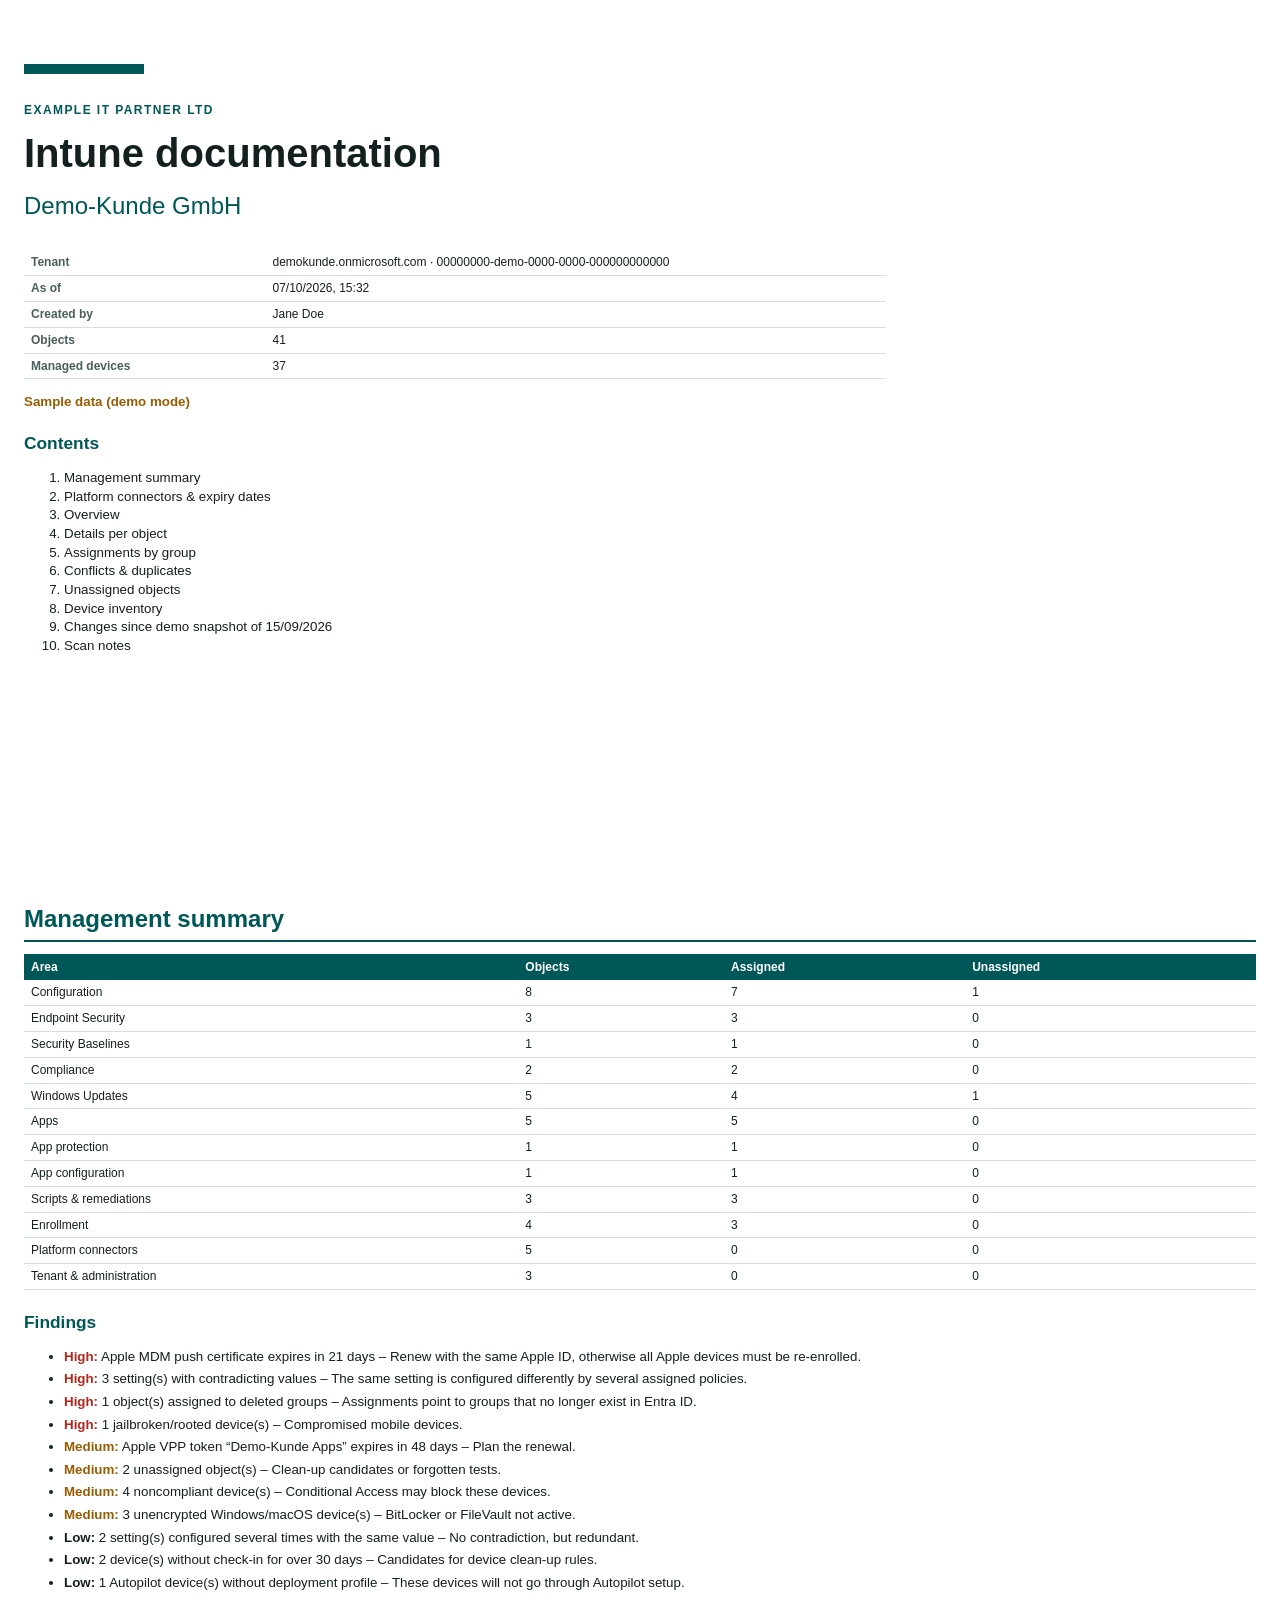
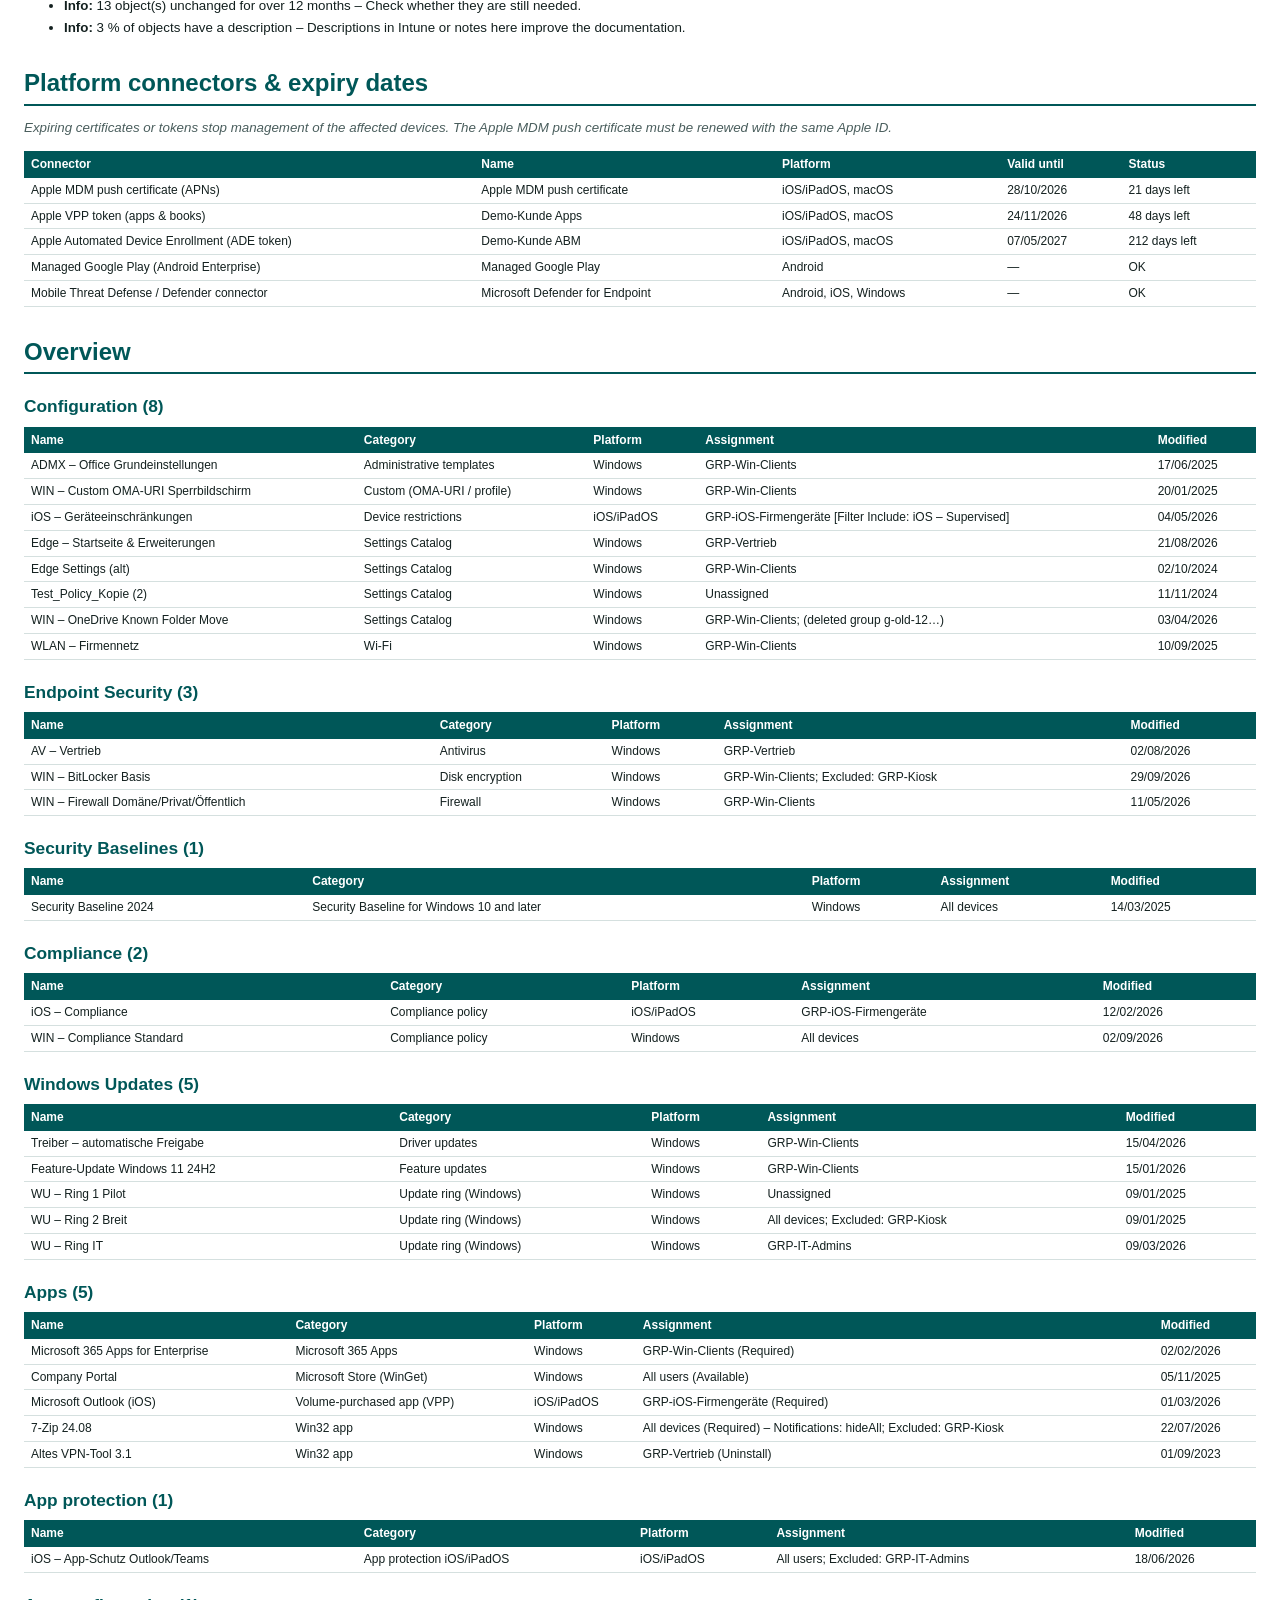
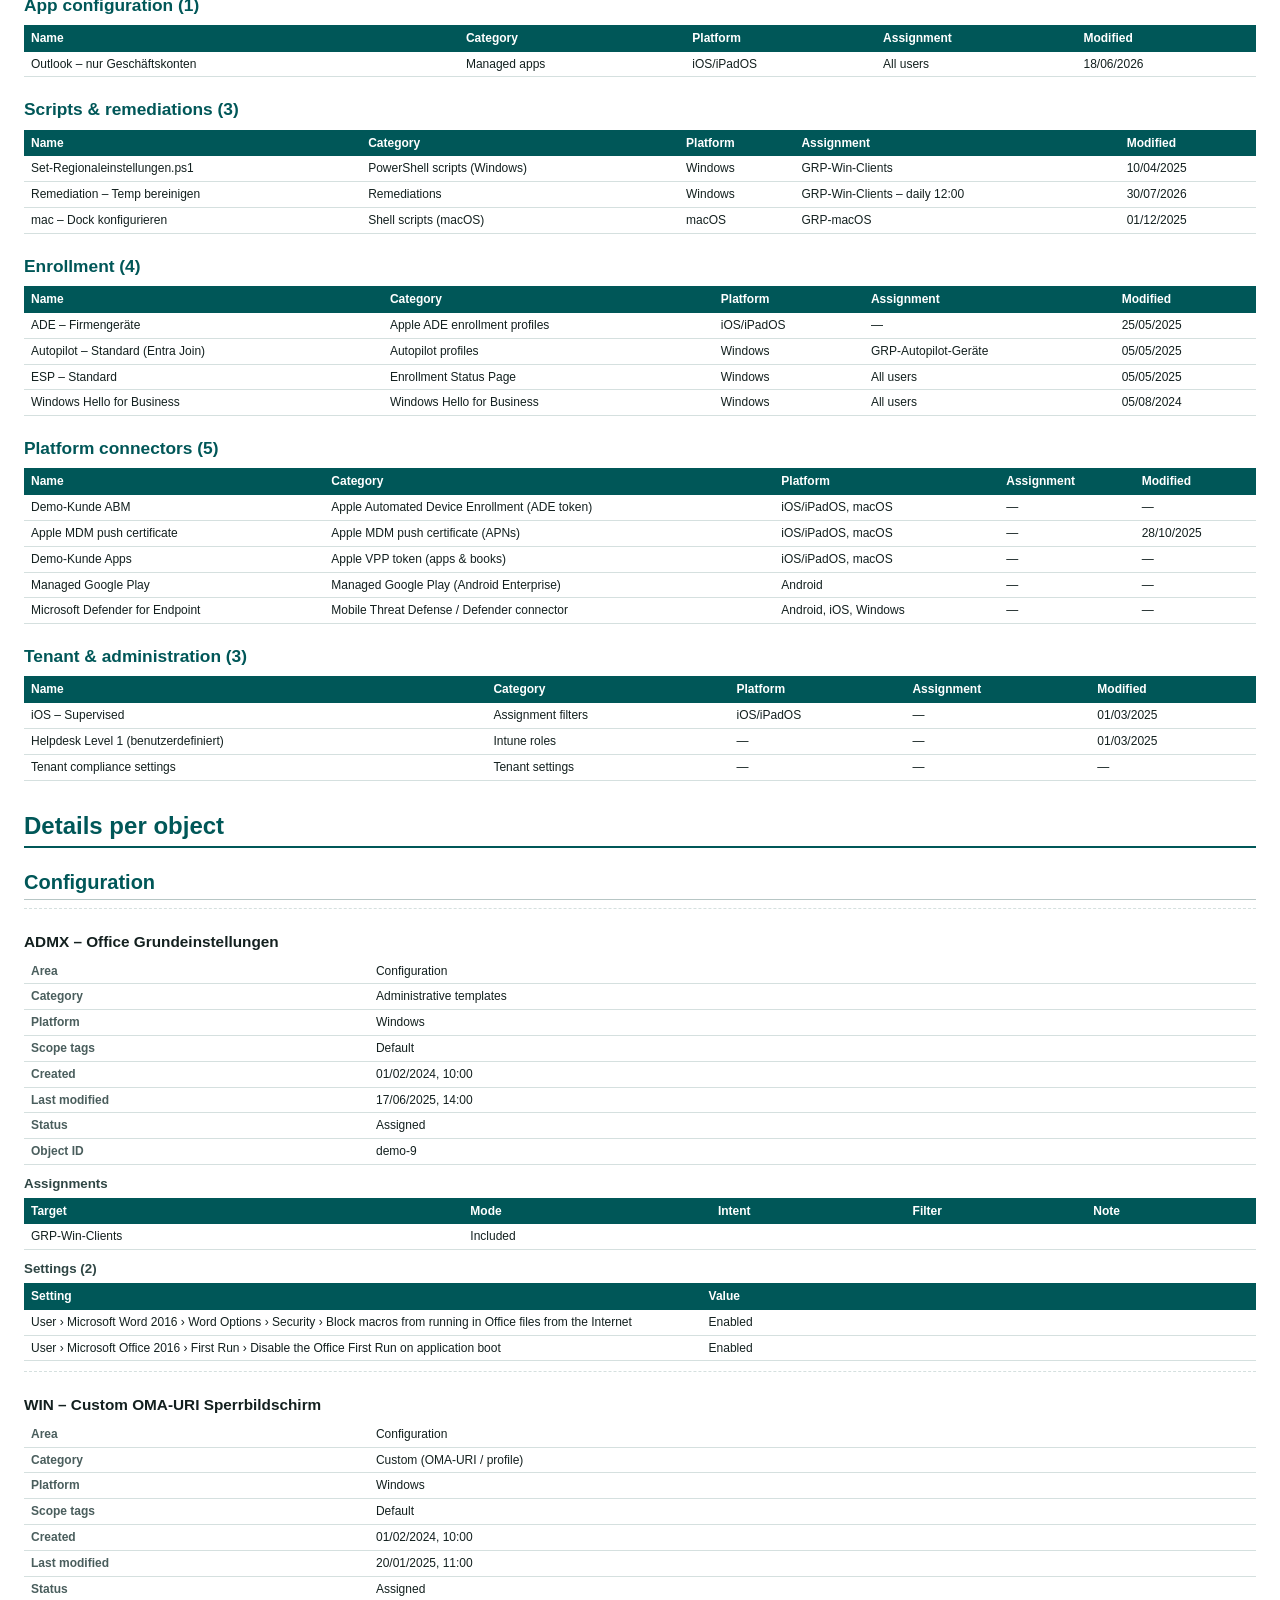
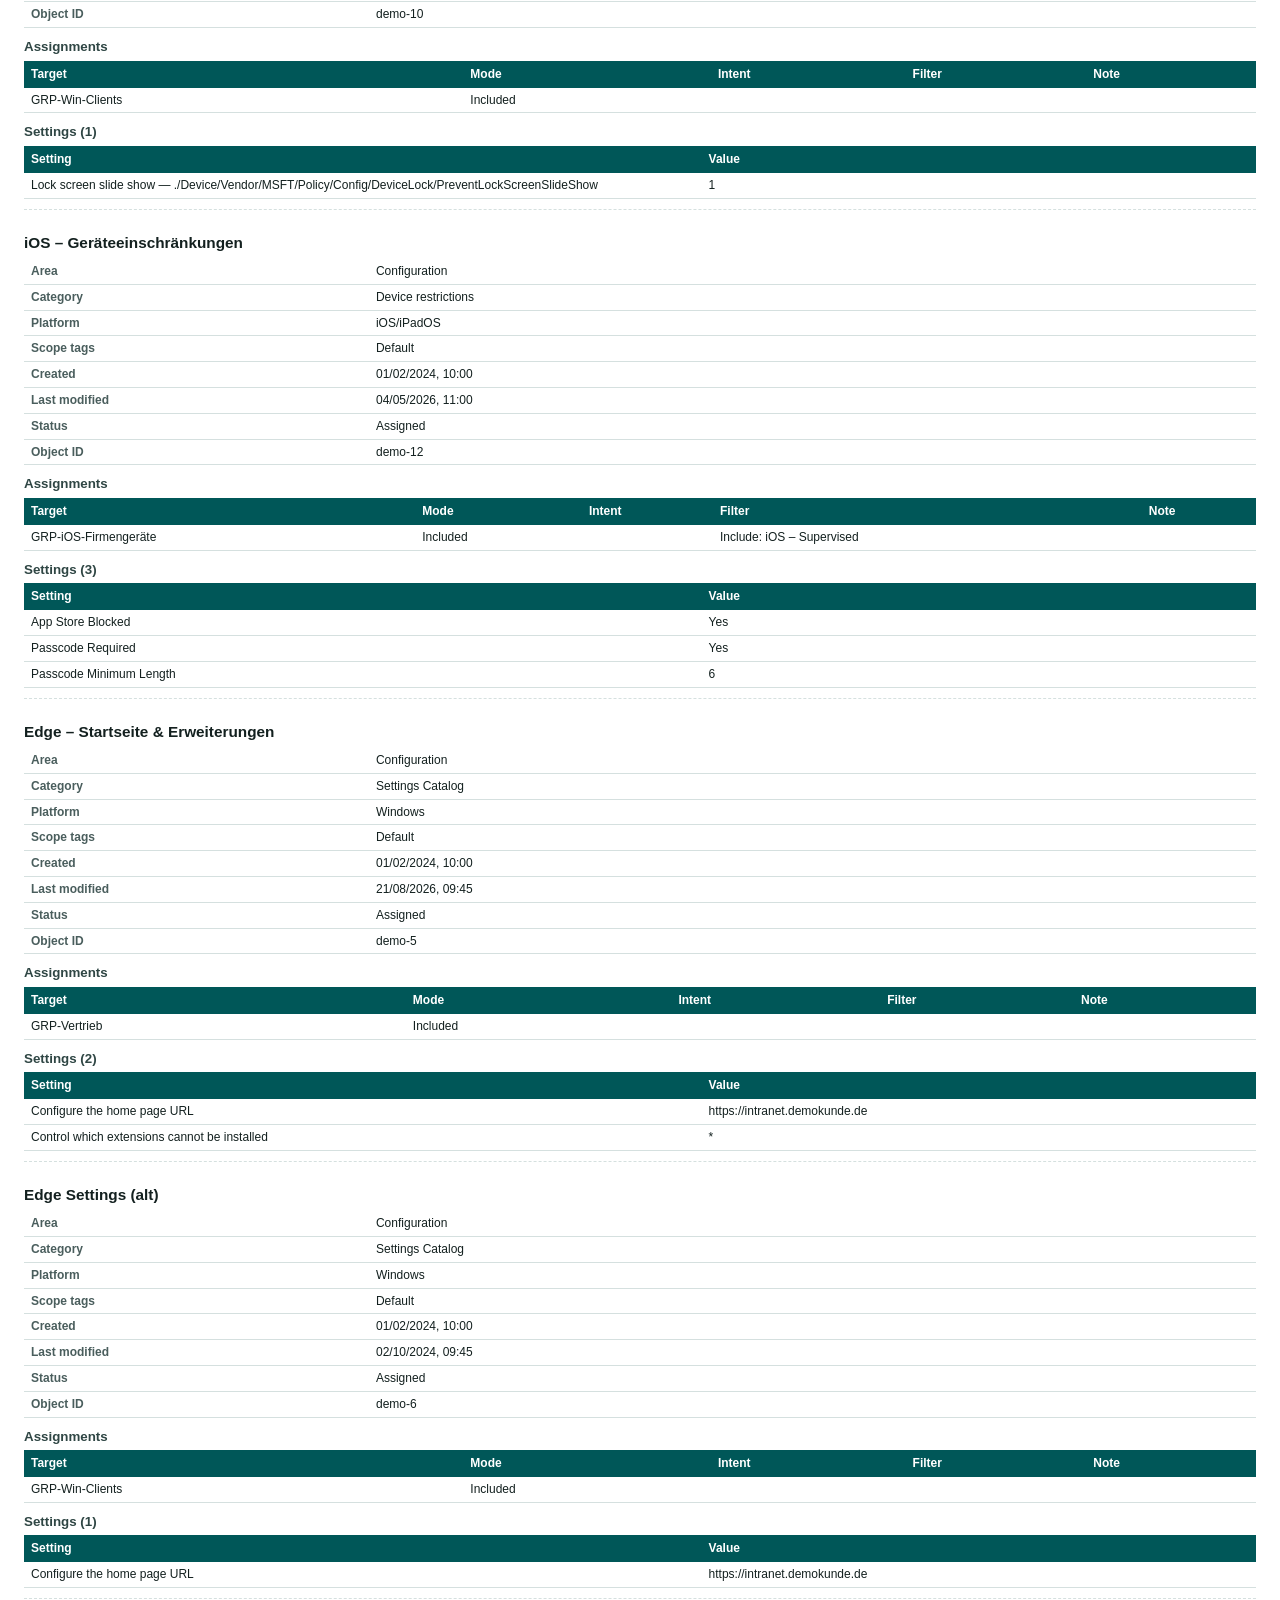
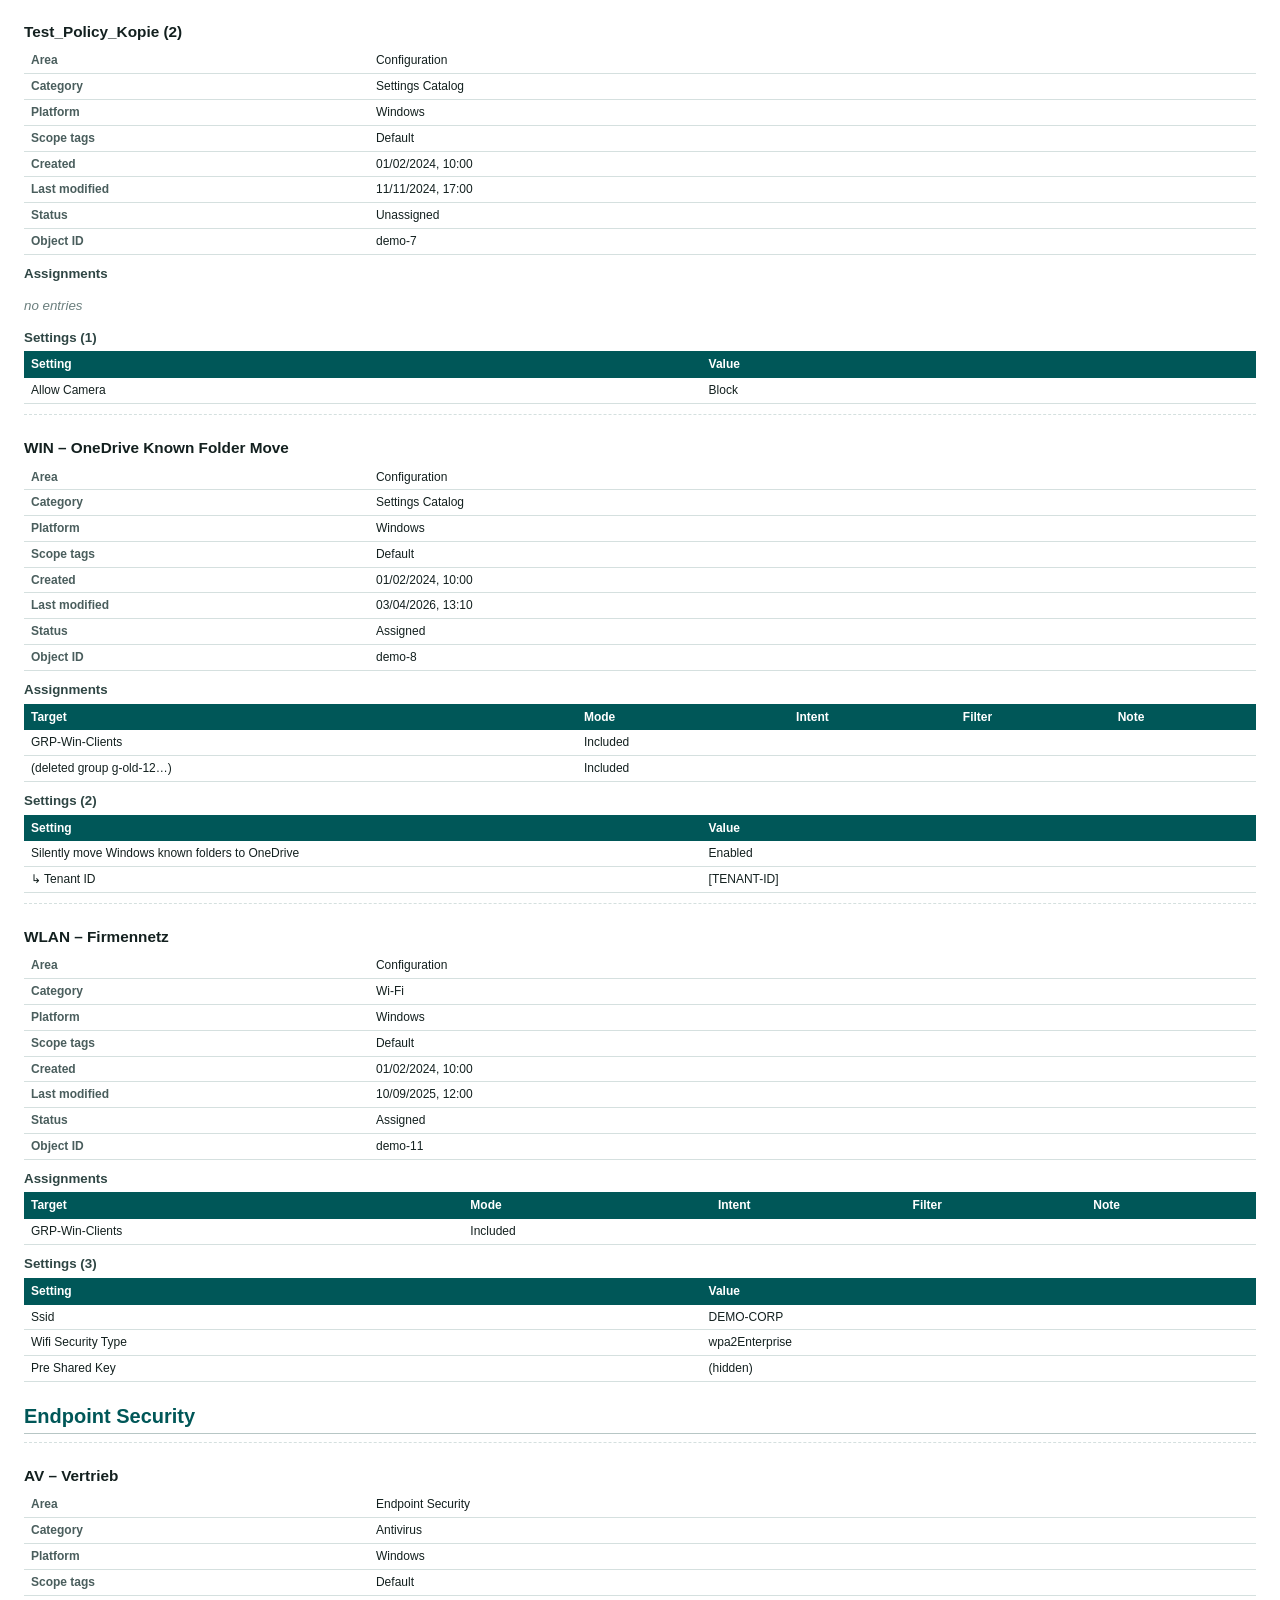
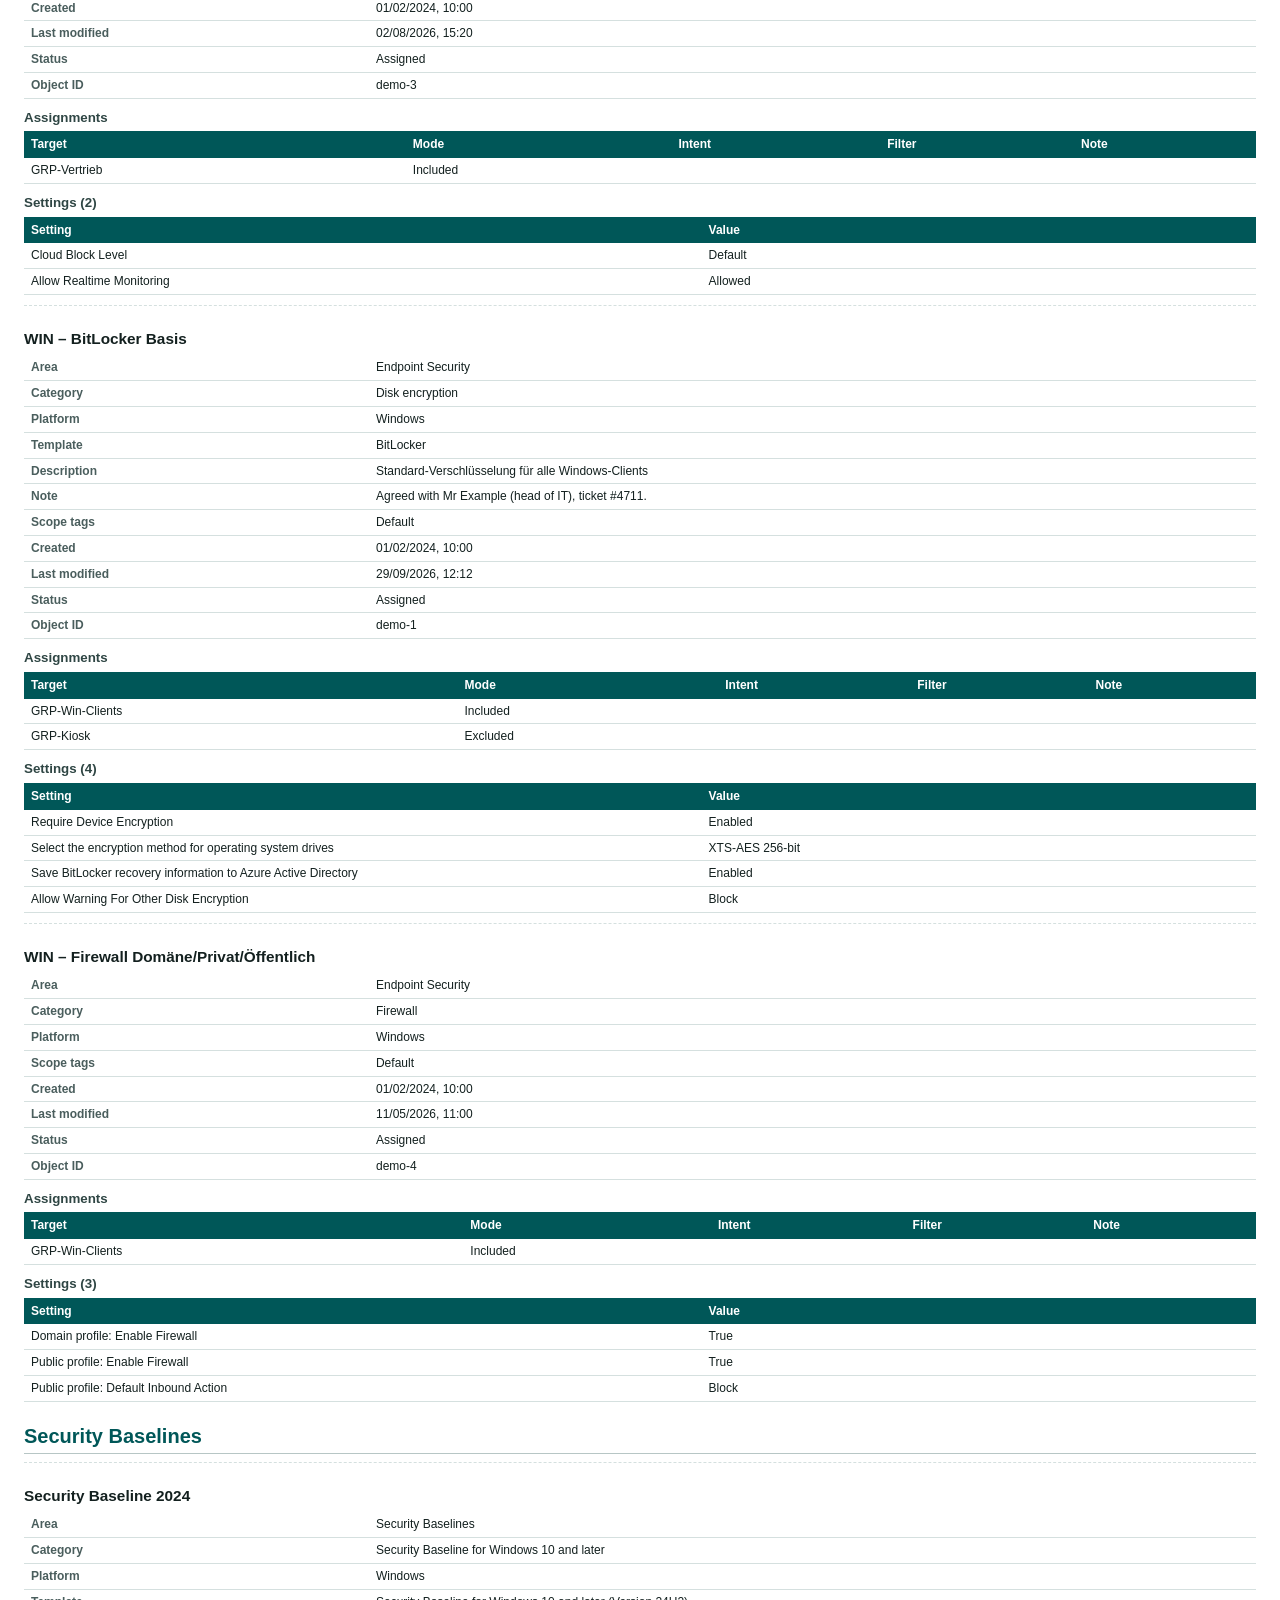
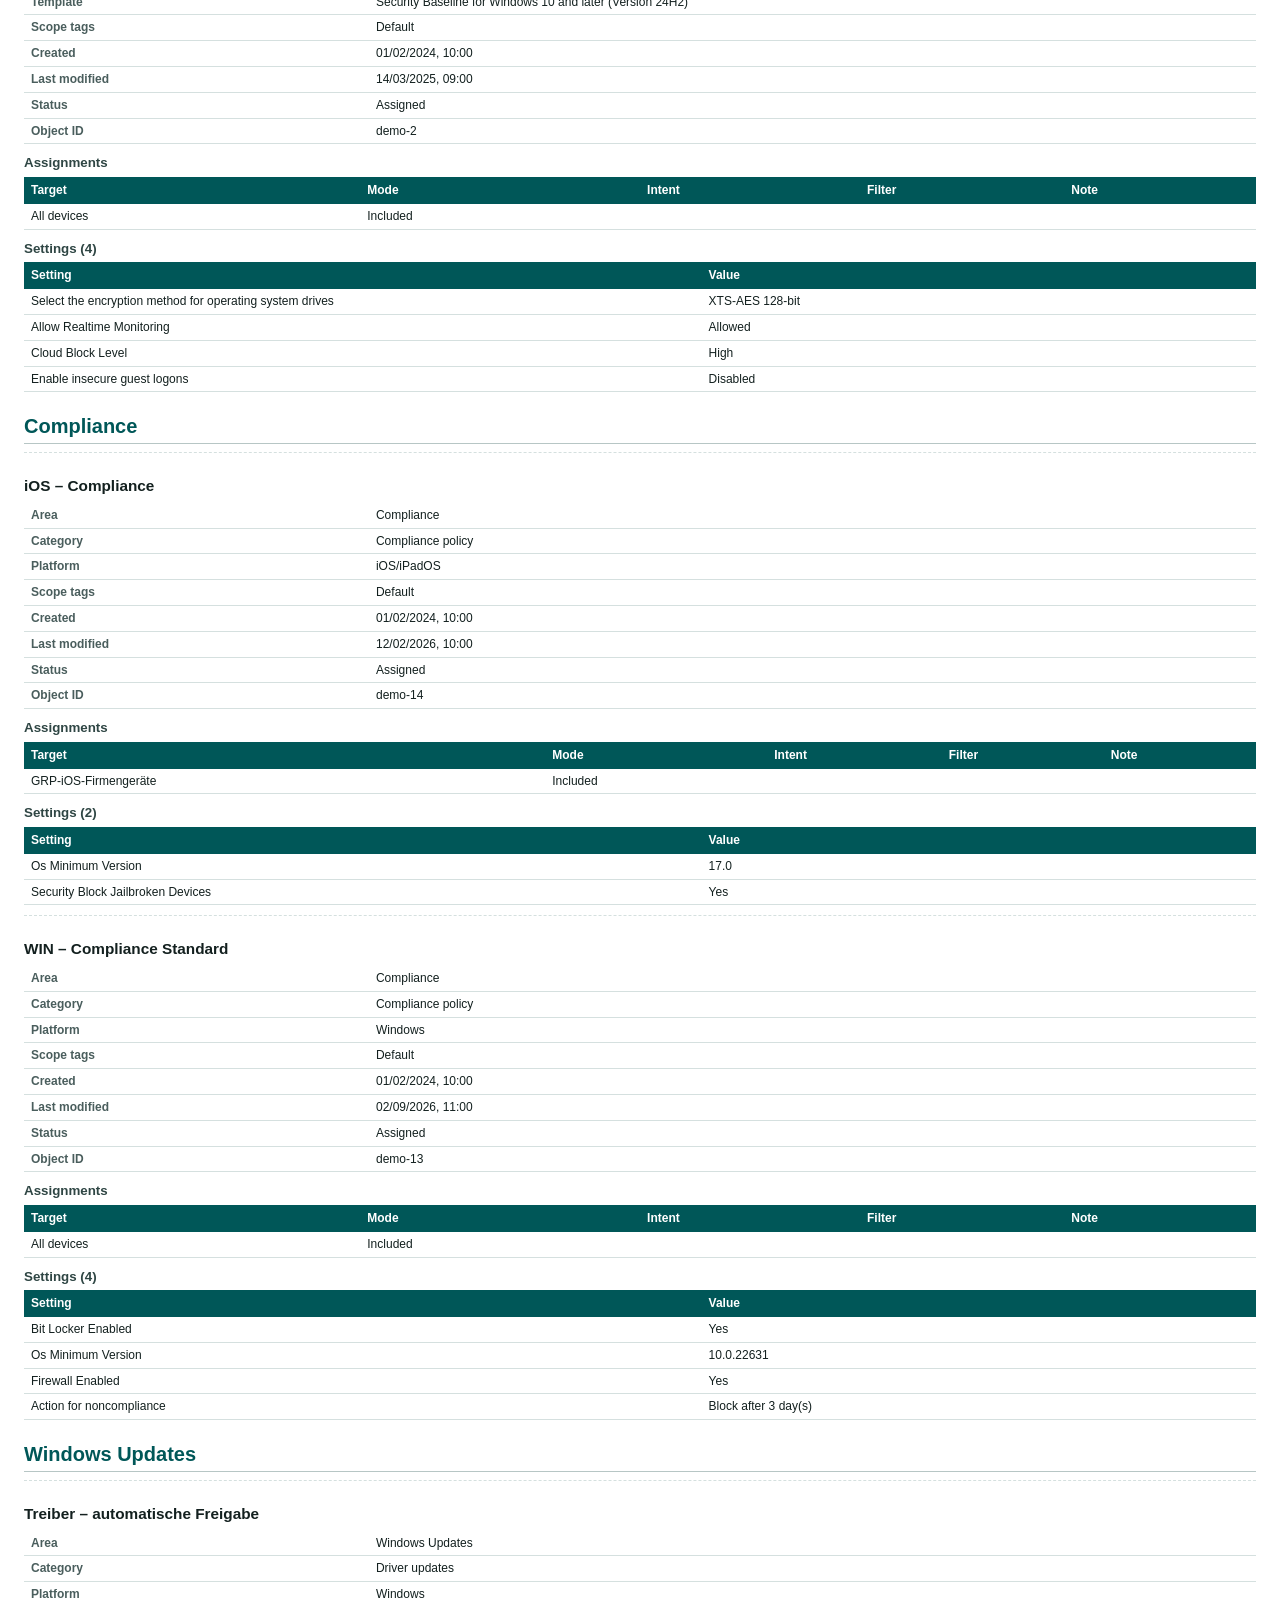
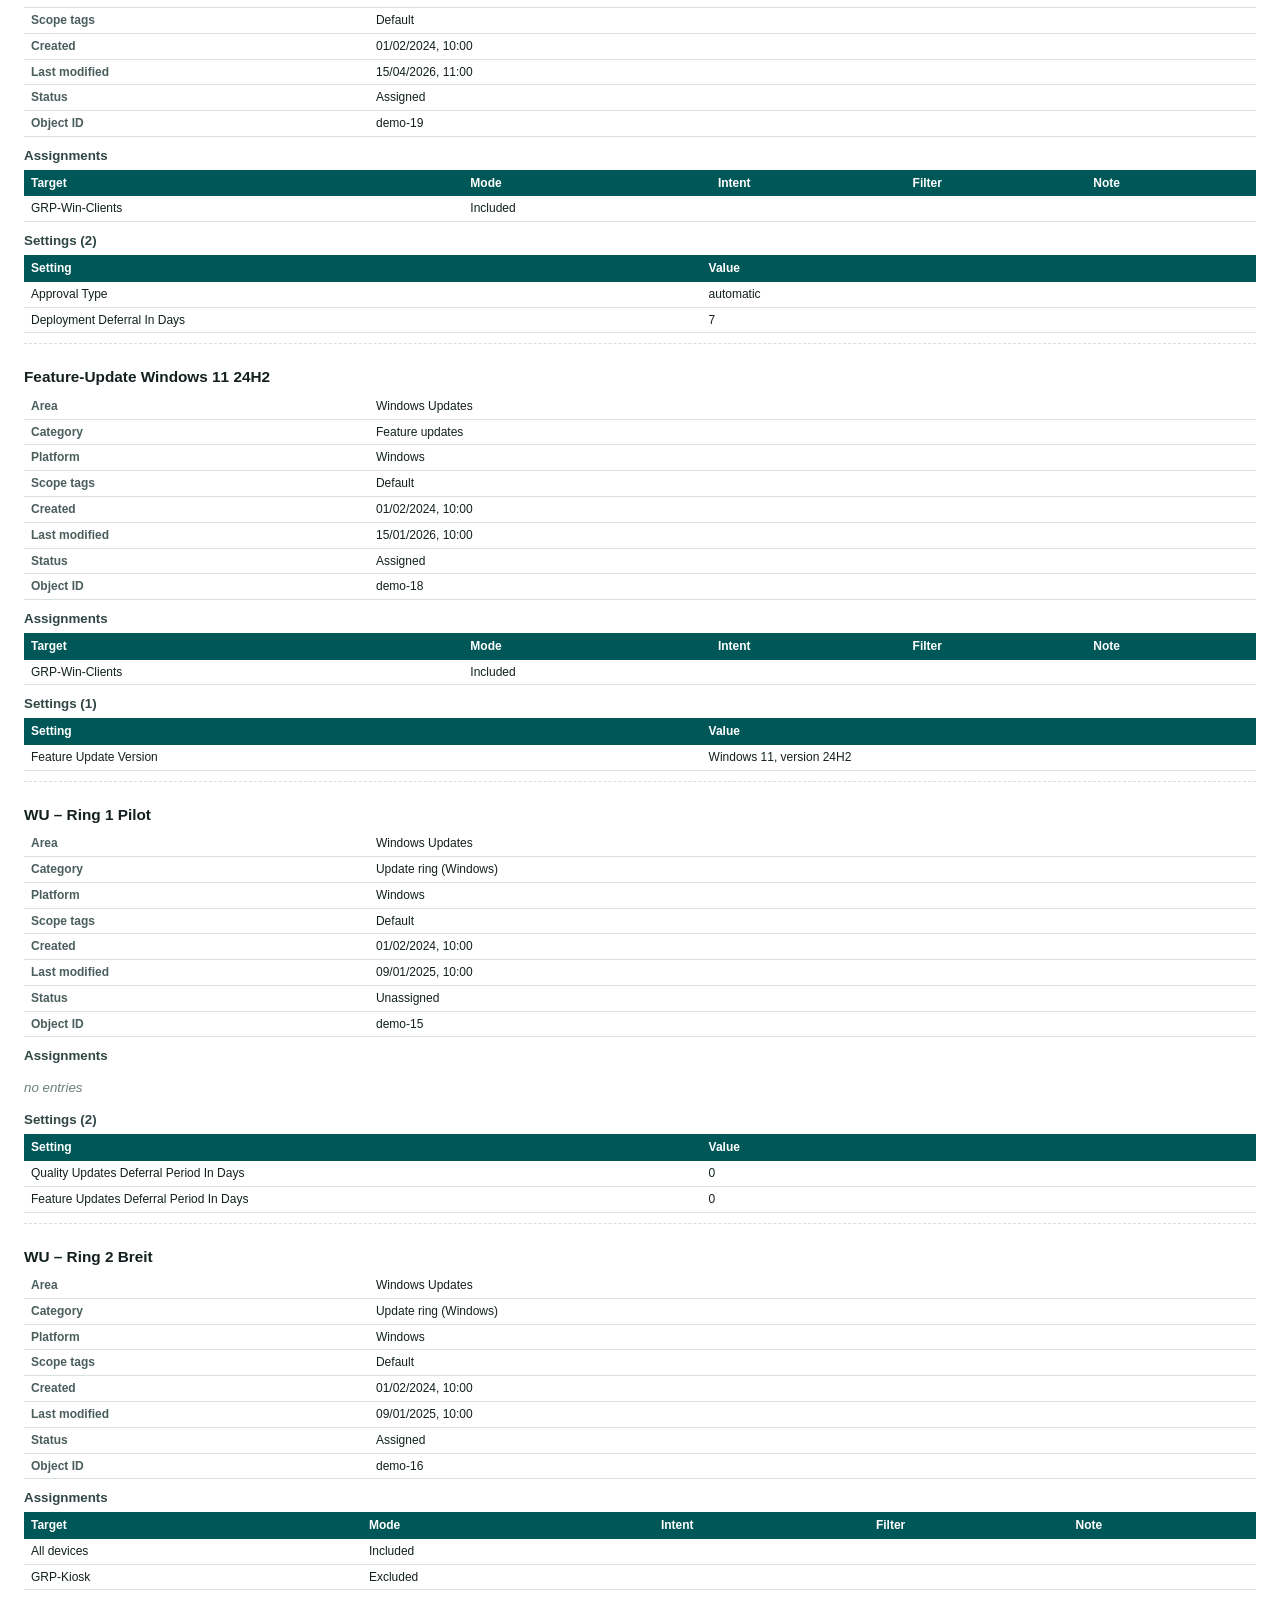
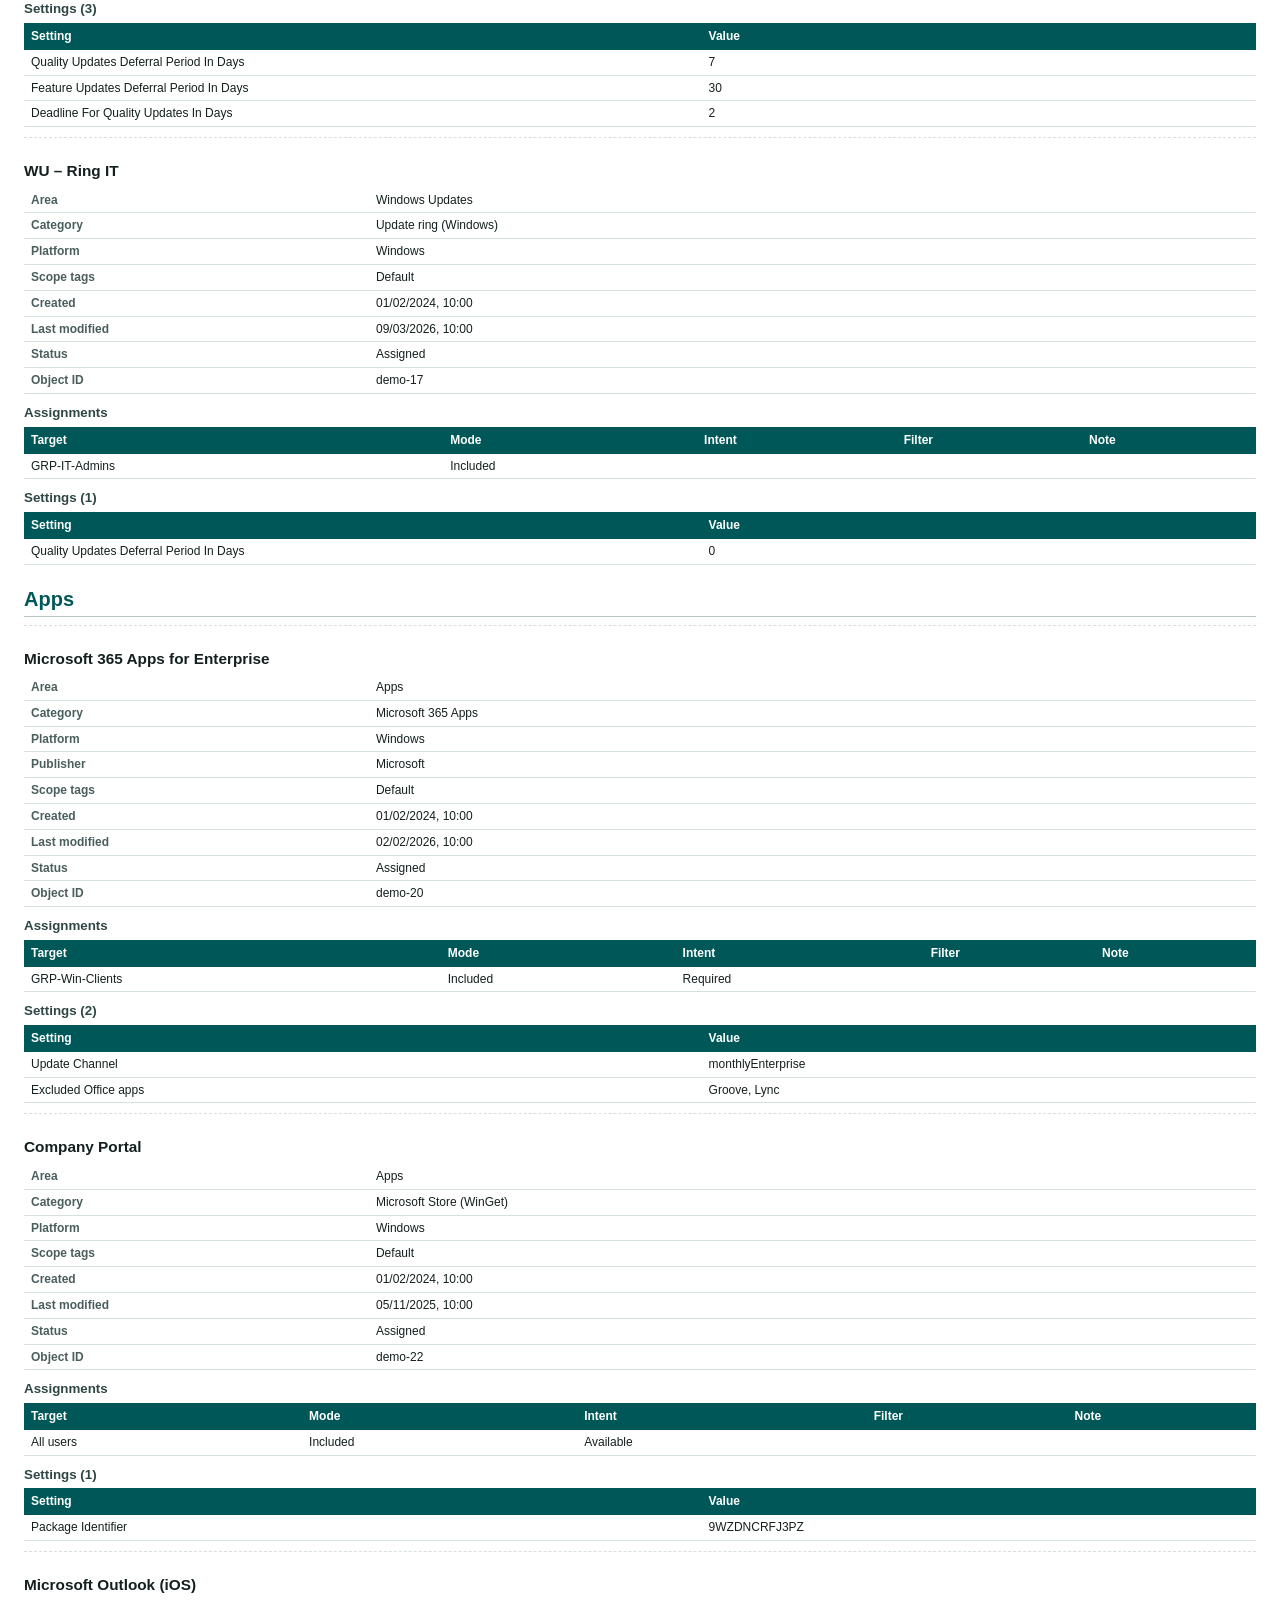
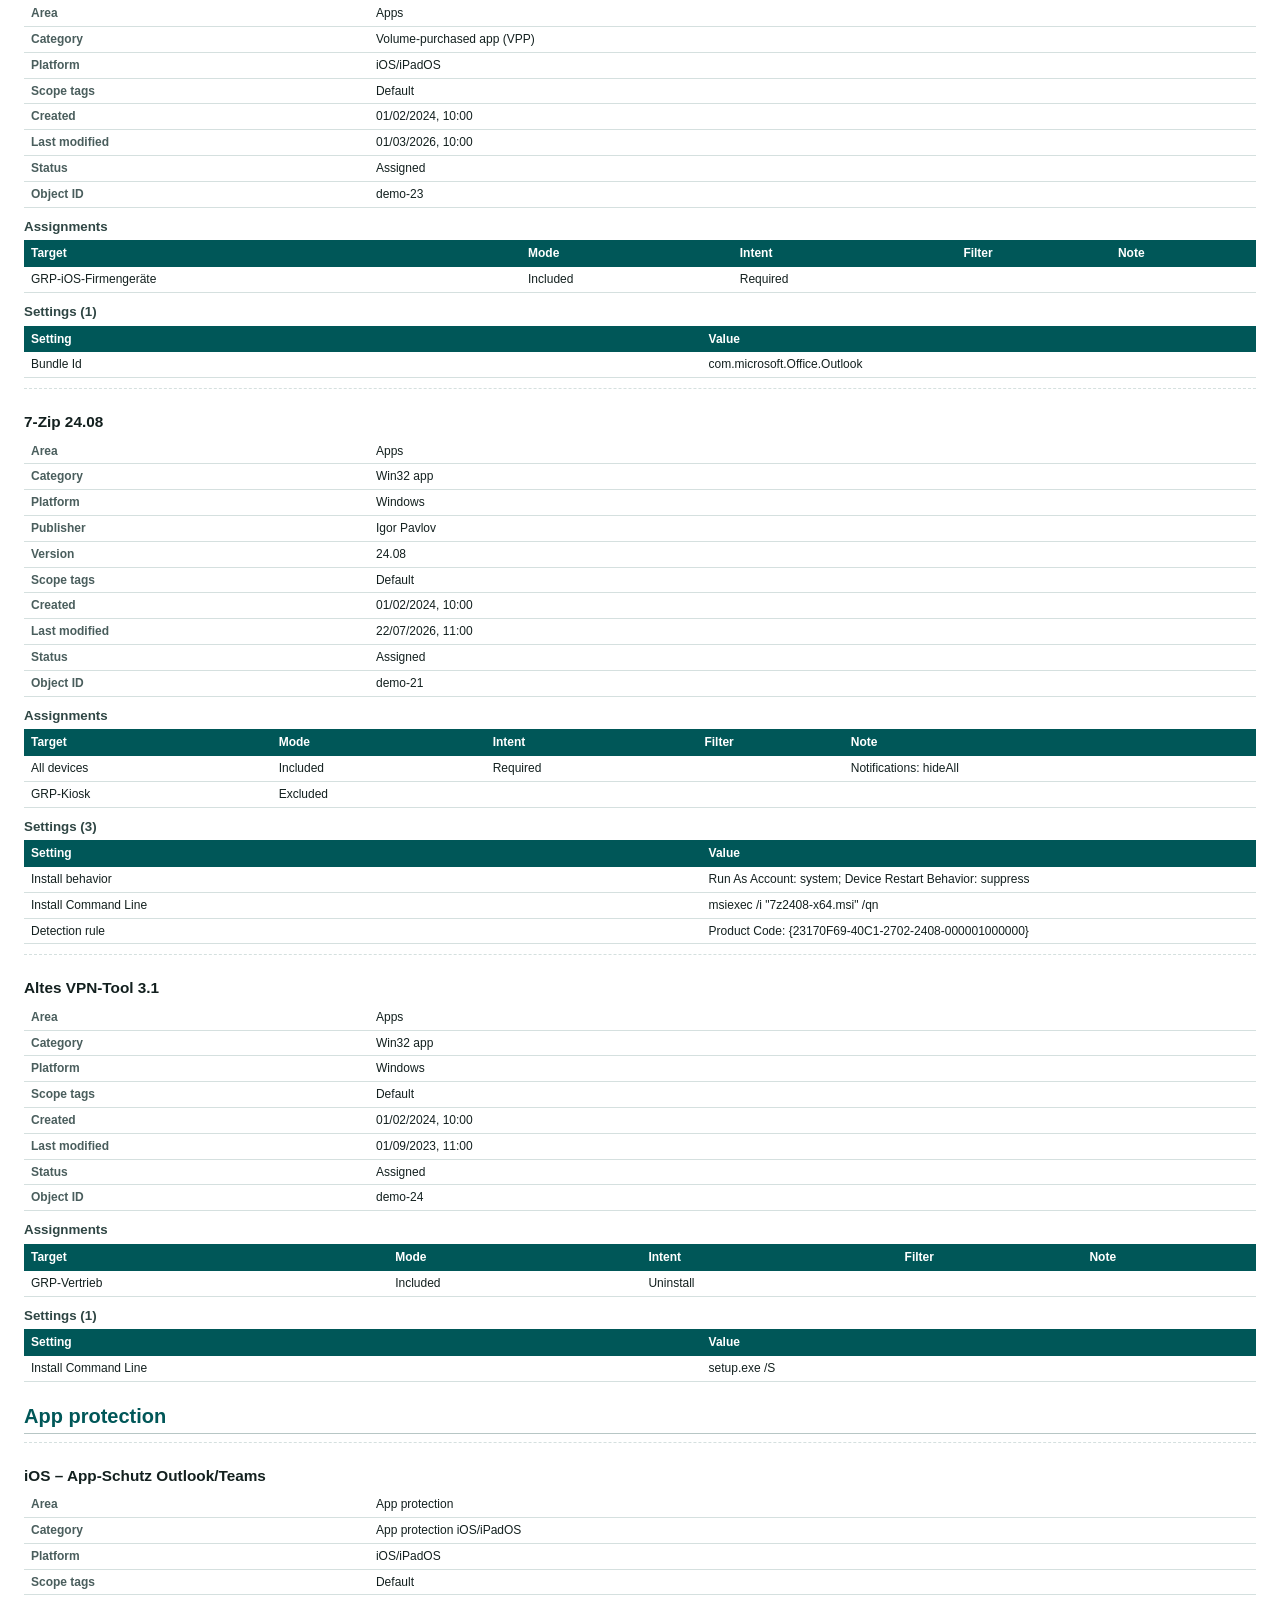
<file: docs/sample/Sample-Documentation.html>
<!doctype html><html lang="en"><head><meta charset="utf-8"><title>Intune documentation – Demo-Kunde GmbH</title><style>
@page { size: A4; margin: 18mm 16mm 18mm 16mm; }
* { box-sizing: border-box; }
body { font-family: "Segoe UI", Calibri, Arial, sans-serif; font-size: 10pt; color: #13201F; line-height: 1.4; margin: 0; padding: 24px; }
@media print { body { padding: 0; } }
h1 { font-size: 18pt; color: #005758; border-bottom: 2px solid #005758; padding-bottom: 4px; margin: 28px 0 12px; page-break-before: always; }
h2 { font-size: 13pt; color: #005758; margin: 20px 0 8px; page-break-after: avoid; }
h2.area { font-size: 15pt; border-bottom: 1px solid #B7C6C5; padding-bottom: 3px; }
h3 { font-size: 11.5pt; margin: 18px 0 6px; page-break-after: avoid; }
h4 { font-size: 10pt; margin: 10px 0 4px; color: #2F4644; page-break-after: avoid; }
table { width: 100%; border-collapse: collapse; margin: 4px 0 10px; font-size: 9pt; page-break-inside: auto; }
th { background: #005758; color: #fff; text-align: left; padding: 5px 7px; font-weight: 600; }
td { border-bottom: 1px solid #D5E0DF; padding: 4px 7px; vertical-align: top; word-break: break-word; }
tr { page-break-inside: avoid; }
table.kv td:first-child { width: 28%; color: #4A5E5D; font-weight: 600; }
table.kv thead { display: none; }
table.settings td:first-child { width: 55%; }
pre { background: #F1F5F4; border: 1px solid #D5E0DF; padding: 8px 10px; font-family: Consolas, "Courier New", monospace; font-size: 8.5pt; white-space: pre-wrap; word-break: break-all; }
.obj { page-break-inside: auto; border-top: 1px dashed #D5E0DF; padding-top: 4px; }
.empty { color: #6B7F7E; font-style: italic; }
p.muted { color: #4A5E5D; font-style: italic; }
p.warn { color: #9A5B00; font-weight: 600; }
.findings li { margin: 4px 0; }
.sev-high b { color: #B3261E; } .sev-medium b { color: #9A5B00; }
.cover { min-height: 90vh; }
.cover .brandbar { height: 10px; width: 120px; background: #005758; margin: 40px 0 28px; }
.cover .kicker { text-transform: uppercase; letter-spacing: .12em; color: #005758; font-weight: 600; font-size: 9pt; margin: 0; }
.cover .title { border: none; page-break-before: avoid; font-size: 30pt; margin: 6px 0 0; color: #13201F; }
.cover .customer { font-size: 18pt; color: #005758; margin: 4px 0 28px; }
.cover-kv { width: 70%; }
.toc a { color: #13201F; text-decoration: none; }
.demo { color: #9A5B00; font-weight: 600; }
</style></head><body><div class="cover"><div class="brandbar"></div><p class="kicker">Example IT Partner Ltd</p><h1 class="title">Intune documentation</h1><p class="customer">Demo-Kunde GmbH</p><table class="kv cover-kv"><tbody><tr><td>Tenant</td><td>demokunde.onmicrosoft.com · 00000000-demo-0000-0000-000000000000</td></tr><tr><td>As of</td><td>07/10/2026, 15:32</td></tr><tr><td>Created by</td><td>Jane Doe</td></tr><tr><td>Objects</td><td>41</td></tr><tr><td>Managed devices</td><td>37</td></tr></tbody></table><p class="demo">Sample data (demo mode)</p><h2>Contents</h2><ol class="toc"><li><a href="#summary">Management summary</a></li><li><a href="#connectors">Platform connectors &amp; expiry dates</a></li><li><a href="#overview">Overview</a></li><li><a href="#details">Details per object</a></li><li><a href="#targets">Assignments by group</a></li><li><a href="#conflicts">Conflicts &amp; duplicates</a></li><li><a href="#unassigned">Unassigned objects</a></li><li><a href="#devices">Device inventory</a></li><li><a href="#diff">Changes since demo snapshot of 15/09/2026</a></li><li><a href="#warnings">Scan notes</a></li></ol></div><h1 id="summary">Management summary</h1><table class=""><thead><tr><th>Area</th><th>Objects</th><th>Assigned</th><th>Unassigned</th></tr></thead><tbody><tr><td>Configuration</td><td>8</td><td>7</td><td>1</td></tr><tr><td>Endpoint Security</td><td>3</td><td>3</td><td>0</td></tr><tr><td>Security Baselines</td><td>1</td><td>1</td><td>0</td></tr><tr><td>Compliance</td><td>2</td><td>2</td><td>0</td></tr><tr><td>Windows Updates</td><td>5</td><td>4</td><td>1</td></tr><tr><td>Apps</td><td>5</td><td>5</td><td>0</td></tr><tr><td>App protection</td><td>1</td><td>1</td><td>0</td></tr><tr><td>App configuration</td><td>1</td><td>1</td><td>0</td></tr><tr><td>Scripts &amp; remediations</td><td>3</td><td>3</td><td>0</td></tr><tr><td>Enrollment</td><td>4</td><td>3</td><td>0</td></tr><tr><td>Platform connectors</td><td>5</td><td>0</td><td>0</td></tr><tr><td>Tenant &amp; administration</td><td>3</td><td>0</td><td>0</td></tr></tbody></table><h2>Findings</h2><ul class="findings"><li class="sev-high"><b>High:</b> Apple MDM push certificate expires in 21 days – Renew with the same Apple ID, otherwise all Apple devices must be re-enrolled.</li><li class="sev-high"><b>High:</b> 3 setting(s) with contradicting values – The same setting is configured differently by several assigned policies.</li><li class="sev-high"><b>High:</b> 1 object(s) assigned to deleted groups – Assignments point to groups that no longer exist in Entra ID.</li><li class="sev-high"><b>High:</b> 1 jailbroken/rooted device(s) – Compromised mobile devices.</li><li class="sev-medium"><b>Medium:</b> Apple VPP token “Demo-Kunde Apps” expires in 48 days – Plan the renewal.</li><li class="sev-medium"><b>Medium:</b> 2 unassigned object(s) – Clean-up candidates or forgotten tests.</li><li class="sev-medium"><b>Medium:</b> 4 noncompliant device(s) – Conditional Access may block these devices.</li><li class="sev-medium"><b>Medium:</b> 3 unencrypted Windows/macOS device(s) – BitLocker or FileVault not active.</li><li class="sev-low"><b>Low:</b> 2 setting(s) configured several times with the same value – No contradiction, but redundant.</li><li class="sev-low"><b>Low:</b> 2 device(s) without check-in for over 30 days – Candidates for device clean-up rules.</li><li class="sev-low"><b>Low:</b> 1 Autopilot device(s) without deployment profile – These devices will not go through Autopilot setup.</li><li class="sev-info"><b>Info:</b> 13 object(s) unchanged for over 12 months – Check whether they are still needed.</li><li class="sev-info"><b>Info:</b> 3 % of objects have a description – Descriptions in Intune or notes here improve the documentation.</li></ul><h1 id="connectors">Platform connectors &amp; expiry dates</h1><p class="muted">Expiring certificates or tokens stop management of the affected devices. The Apple MDM push certificate must be renewed with the same Apple ID.</p><table class=""><thead><tr><th>Connector</th><th>Name</th><th>Platform</th><th>Valid until</th><th>Status</th></tr></thead><tbody><tr><td>Apple MDM push certificate (APNs)</td><td>Apple MDM push certificate</td><td>iOS/iPadOS, macOS</td><td>28/10/2026</td><td>21 days left</td></tr><tr><td>Apple VPP token (apps &amp; books)</td><td>Demo-Kunde Apps</td><td>iOS/iPadOS, macOS</td><td>24/11/2026</td><td>48 days left</td></tr><tr><td>Apple Automated Device Enrollment (ADE token)</td><td>Demo-Kunde ABM</td><td>iOS/iPadOS, macOS</td><td>07/05/2027</td><td>212 days left</td></tr><tr><td>Managed Google Play (Android Enterprise)</td><td>Managed Google Play</td><td>Android</td><td>—</td><td>OK</td></tr><tr><td>Mobile Threat Defense / Defender connector</td><td>Microsoft Defender for Endpoint</td><td>Android, iOS, Windows</td><td>—</td><td>OK</td></tr></tbody></table><h1 id="overview">Overview</h1><h2>Configuration (8)</h2><table class=""><thead><tr><th>Name</th><th>Category</th><th>Platform</th><th>Assignment</th><th>Modified</th></tr></thead><tbody><tr><td>ADMX – Office Grundeinstellungen</td><td>Administrative templates</td><td>Windows</td><td>GRP-Win-Clients</td><td>17/06/2025</td></tr><tr><td>WIN – Custom OMA-URI Sperrbildschirm</td><td>Custom (OMA-URI / profile)</td><td>Windows</td><td>GRP-Win-Clients</td><td>20/01/2025</td></tr><tr><td>iOS – Geräteeinschränkungen</td><td>Device restrictions</td><td>iOS/iPadOS</td><td>GRP-iOS-Firmengeräte [Filter Include: iOS – Supervised]</td><td>04/05/2026</td></tr><tr><td>Edge – Startseite &amp; Erweiterungen</td><td>Settings Catalog</td><td>Windows</td><td>GRP-Vertrieb</td><td>21/08/2026</td></tr><tr><td>Edge Settings (alt)</td><td>Settings Catalog</td><td>Windows</td><td>GRP-Win-Clients</td><td>02/10/2024</td></tr><tr><td>Test_Policy_Kopie (2)</td><td>Settings Catalog</td><td>Windows</td><td>Unassigned</td><td>11/11/2024</td></tr><tr><td>WIN – OneDrive Known Folder Move</td><td>Settings Catalog</td><td>Windows</td><td>GRP-Win-Clients; (deleted group g-old-12…)</td><td>03/04/2026</td></tr><tr><td>WLAN – Firmennetz</td><td>Wi-Fi</td><td>Windows</td><td>GRP-Win-Clients</td><td>10/09/2025</td></tr></tbody></table><h2>Endpoint Security (3)</h2><table class=""><thead><tr><th>Name</th><th>Category</th><th>Platform</th><th>Assignment</th><th>Modified</th></tr></thead><tbody><tr><td>AV – Vertrieb</td><td>Antivirus</td><td>Windows</td><td>GRP-Vertrieb</td><td>02/08/2026</td></tr><tr><td>WIN – BitLocker Basis</td><td>Disk encryption</td><td>Windows</td><td>GRP-Win-Clients; Excluded: GRP-Kiosk</td><td>29/09/2026</td></tr><tr><td>WIN – Firewall Domäne/Privat/Öffentlich</td><td>Firewall</td><td>Windows</td><td>GRP-Win-Clients</td><td>11/05/2026</td></tr></tbody></table><h2>Security Baselines (1)</h2><table class=""><thead><tr><th>Name</th><th>Category</th><th>Platform</th><th>Assignment</th><th>Modified</th></tr></thead><tbody><tr><td>Security Baseline 2024</td><td>Security Baseline for Windows 10 and later</td><td>Windows</td><td>All devices</td><td>14/03/2025</td></tr></tbody></table><h2>Compliance (2)</h2><table class=""><thead><tr><th>Name</th><th>Category</th><th>Platform</th><th>Assignment</th><th>Modified</th></tr></thead><tbody><tr><td>iOS – Compliance</td><td>Compliance policy</td><td>iOS/iPadOS</td><td>GRP-iOS-Firmengeräte</td><td>12/02/2026</td></tr><tr><td>WIN – Compliance Standard</td><td>Compliance policy</td><td>Windows</td><td>All devices</td><td>02/09/2026</td></tr></tbody></table><h2>Windows Updates (5)</h2><table class=""><thead><tr><th>Name</th><th>Category</th><th>Platform</th><th>Assignment</th><th>Modified</th></tr></thead><tbody><tr><td>Treiber – automatische Freigabe</td><td>Driver updates</td><td>Windows</td><td>GRP-Win-Clients</td><td>15/04/2026</td></tr><tr><td>Feature-Update Windows 11 24H2</td><td>Feature updates</td><td>Windows</td><td>GRP-Win-Clients</td><td>15/01/2026</td></tr><tr><td>WU – Ring 1 Pilot</td><td>Update ring (Windows)</td><td>Windows</td><td>Unassigned</td><td>09/01/2025</td></tr><tr><td>WU – Ring 2 Breit</td><td>Update ring (Windows)</td><td>Windows</td><td>All devices; Excluded: GRP-Kiosk</td><td>09/01/2025</td></tr><tr><td>WU – Ring IT</td><td>Update ring (Windows)</td><td>Windows</td><td>GRP-IT-Admins</td><td>09/03/2026</td></tr></tbody></table><h2>Apps (5)</h2><table class=""><thead><tr><th>Name</th><th>Category</th><th>Platform</th><th>Assignment</th><th>Modified</th></tr></thead><tbody><tr><td>Microsoft 365 Apps for Enterprise</td><td>Microsoft 365 Apps</td><td>Windows</td><td>GRP-Win-Clients (Required)</td><td>02/02/2026</td></tr><tr><td>Company Portal</td><td>Microsoft Store (WinGet)</td><td>Windows</td><td>All users (Available)</td><td>05/11/2025</td></tr><tr><td>Microsoft Outlook (iOS)</td><td>Volume-purchased app (VPP)</td><td>iOS/iPadOS</td><td>GRP-iOS-Firmengeräte (Required)</td><td>01/03/2026</td></tr><tr><td>7-Zip 24.08</td><td>Win32 app</td><td>Windows</td><td>All devices (Required) – Notifications: hideAll; Excluded: GRP-Kiosk</td><td>22/07/2026</td></tr><tr><td>Altes VPN-Tool 3.1</td><td>Win32 app</td><td>Windows</td><td>GRP-Vertrieb (Uninstall)</td><td>01/09/2023</td></tr></tbody></table><h2>App protection (1)</h2><table class=""><thead><tr><th>Name</th><th>Category</th><th>Platform</th><th>Assignment</th><th>Modified</th></tr></thead><tbody><tr><td>iOS – App-Schutz Outlook/Teams</td><td>App protection iOS/iPadOS</td><td>iOS/iPadOS</td><td>All users; Excluded: GRP-IT-Admins</td><td>18/06/2026</td></tr></tbody></table><h2>App configuration (1)</h2><table class=""><thead><tr><th>Name</th><th>Category</th><th>Platform</th><th>Assignment</th><th>Modified</th></tr></thead><tbody><tr><td>Outlook – nur Geschäftskonten</td><td>Managed apps</td><td>iOS/iPadOS</td><td>All users</td><td>18/06/2026</td></tr></tbody></table><h2>Scripts &amp; remediations (3)</h2><table class=""><thead><tr><th>Name</th><th>Category</th><th>Platform</th><th>Assignment</th><th>Modified</th></tr></thead><tbody><tr><td>Set-Regionaleinstellungen.ps1</td><td>PowerShell scripts (Windows)</td><td>Windows</td><td>GRP-Win-Clients</td><td>10/04/2025</td></tr><tr><td>Remediation – Temp bereinigen</td><td>Remediations</td><td>Windows</td><td>GRP-Win-Clients – daily 12:00</td><td>30/07/2026</td></tr><tr><td>mac – Dock konfigurieren</td><td>Shell scripts (macOS)</td><td>macOS</td><td>GRP-macOS</td><td>01/12/2025</td></tr></tbody></table><h2>Enrollment (4)</h2><table class=""><thead><tr><th>Name</th><th>Category</th><th>Platform</th><th>Assignment</th><th>Modified</th></tr></thead><tbody><tr><td>ADE – Firmengeräte</td><td>Apple ADE enrollment profiles</td><td>iOS/iPadOS</td><td>—</td><td>25/05/2025</td></tr><tr><td>Autopilot – Standard (Entra Join)</td><td>Autopilot profiles</td><td>Windows</td><td>GRP-Autopilot-Geräte</td><td>05/05/2025</td></tr><tr><td>ESP – Standard</td><td>Enrollment Status Page</td><td>Windows</td><td>All users</td><td>05/05/2025</td></tr><tr><td>Windows Hello for Business</td><td>Windows Hello for Business</td><td>Windows</td><td>All users</td><td>05/08/2024</td></tr></tbody></table><h2>Platform connectors (5)</h2><table class=""><thead><tr><th>Name</th><th>Category</th><th>Platform</th><th>Assignment</th><th>Modified</th></tr></thead><tbody><tr><td>Demo-Kunde ABM</td><td>Apple Automated Device Enrollment (ADE token)</td><td>iOS/iPadOS, macOS</td><td>—</td><td>—</td></tr><tr><td>Apple MDM push certificate</td><td>Apple MDM push certificate (APNs)</td><td>iOS/iPadOS, macOS</td><td>—</td><td>28/10/2025</td></tr><tr><td>Demo-Kunde Apps</td><td>Apple VPP token (apps &amp; books)</td><td>iOS/iPadOS, macOS</td><td>—</td><td>—</td></tr><tr><td>Managed Google Play</td><td>Managed Google Play (Android Enterprise)</td><td>Android</td><td>—</td><td>—</td></tr><tr><td>Microsoft Defender for Endpoint</td><td>Mobile Threat Defense / Defender connector</td><td>Android, iOS, Windows</td><td>—</td><td>—</td></tr></tbody></table><h2>Tenant &amp; administration (3)</h2><table class=""><thead><tr><th>Name</th><th>Category</th><th>Platform</th><th>Assignment</th><th>Modified</th></tr></thead><tbody><tr><td>iOS – Supervised</td><td>Assignment filters</td><td>iOS/iPadOS</td><td>—</td><td>01/03/2025</td></tr><tr><td>Helpdesk Level 1 (benutzerdefiniert)</td><td>Intune roles</td><td>—</td><td>—</td><td>01/03/2025</td></tr><tr><td>Tenant compliance settings</td><td>Tenant settings</td><td>—</td><td>—</td><td>—</td></tr></tbody></table><h1 id="details">Details per object</h1><h2 class="area">Configuration</h2><section class="obj"><h3>ADMX – Office Grundeinstellungen</h3><table class="kv"><thead><tr><th></th><th></th></tr></thead><tbody><tr><td>Area</td><td>Configuration</td></tr><tr><td>Category</td><td>Administrative templates</td></tr><tr><td>Platform</td><td>Windows</td></tr><tr><td>Scope tags</td><td>Default</td></tr><tr><td>Created</td><td>01/02/2024, 10:00</td></tr><tr><td>Last modified</td><td>17/06/2025, 14:00</td></tr><tr><td>Status</td><td>Assigned</td></tr><tr><td>Object ID</td><td>demo-9</td></tr></tbody></table><h4>Assignments</h4><table class=""><thead><tr><th>Target</th><th>Mode</th><th>Intent</th><th>Filter</th><th>Note</th></tr></thead><tbody><tr><td>GRP-Win-Clients</td><td>Included</td><td></td><td></td><td></td></tr></tbody></table><h4>Settings (2)</h4><table class="settings"><thead><tr><th>Setting</th><th>Value</th></tr></thead><tbody><tr><td>User › Microsoft Word 2016 › Word Options › Security › Block macros from running in Office files from the Internet</td><td>Enabled</td></tr><tr><td>User › Microsoft Office 2016 › First Run › Disable the Office First Run on application boot</td><td>Enabled</td></tr></tbody></table></section><section class="obj"><h3>WIN – Custom OMA-URI Sperrbildschirm</h3><table class="kv"><thead><tr><th></th><th></th></tr></thead><tbody><tr><td>Area</td><td>Configuration</td></tr><tr><td>Category</td><td>Custom (OMA-URI / profile)</td></tr><tr><td>Platform</td><td>Windows</td></tr><tr><td>Scope tags</td><td>Default</td></tr><tr><td>Created</td><td>01/02/2024, 10:00</td></tr><tr><td>Last modified</td><td>20/01/2025, 11:00</td></tr><tr><td>Status</td><td>Assigned</td></tr><tr><td>Object ID</td><td>demo-10</td></tr></tbody></table><h4>Assignments</h4><table class=""><thead><tr><th>Target</th><th>Mode</th><th>Intent</th><th>Filter</th><th>Note</th></tr></thead><tbody><tr><td>GRP-Win-Clients</td><td>Included</td><td></td><td></td><td></td></tr></tbody></table><h4>Settings (1)</h4><table class="settings"><thead><tr><th>Setting</th><th>Value</th></tr></thead><tbody><tr><td>Lock screen slide show — ./Device/Vendor/MSFT/Policy/Config/DeviceLock/PreventLockScreenSlideShow</td><td>1</td></tr></tbody></table></section><section class="obj"><h3>iOS – Geräteeinschränkungen</h3><table class="kv"><thead><tr><th></th><th></th></tr></thead><tbody><tr><td>Area</td><td>Configuration</td></tr><tr><td>Category</td><td>Device restrictions</td></tr><tr><td>Platform</td><td>iOS/iPadOS</td></tr><tr><td>Scope tags</td><td>Default</td></tr><tr><td>Created</td><td>01/02/2024, 10:00</td></tr><tr><td>Last modified</td><td>04/05/2026, 11:00</td></tr><tr><td>Status</td><td>Assigned</td></tr><tr><td>Object ID</td><td>demo-12</td></tr></tbody></table><h4>Assignments</h4><table class=""><thead><tr><th>Target</th><th>Mode</th><th>Intent</th><th>Filter</th><th>Note</th></tr></thead><tbody><tr><td>GRP-iOS-Firmengeräte</td><td>Included</td><td></td><td>Include: iOS – Supervised</td><td></td></tr></tbody></table><h4>Settings (3)</h4><table class="settings"><thead><tr><th>Setting</th><th>Value</th></tr></thead><tbody><tr><td>App Store Blocked</td><td>Yes</td></tr><tr><td>Passcode Required</td><td>Yes</td></tr><tr><td>Passcode Minimum Length</td><td>6</td></tr></tbody></table></section><section class="obj"><h3>Edge – Startseite &amp; Erweiterungen</h3><table class="kv"><thead><tr><th></th><th></th></tr></thead><tbody><tr><td>Area</td><td>Configuration</td></tr><tr><td>Category</td><td>Settings Catalog</td></tr><tr><td>Platform</td><td>Windows</td></tr><tr><td>Scope tags</td><td>Default</td></tr><tr><td>Created</td><td>01/02/2024, 10:00</td></tr><tr><td>Last modified</td><td>21/08/2026, 09:45</td></tr><tr><td>Status</td><td>Assigned</td></tr><tr><td>Object ID</td><td>demo-5</td></tr></tbody></table><h4>Assignments</h4><table class=""><thead><tr><th>Target</th><th>Mode</th><th>Intent</th><th>Filter</th><th>Note</th></tr></thead><tbody><tr><td>GRP-Vertrieb</td><td>Included</td><td></td><td></td><td></td></tr></tbody></table><h4>Settings (2)</h4><table class="settings"><thead><tr><th>Setting</th><th>Value</th></tr></thead><tbody><tr><td>Configure the home page URL</td><td>https://intranet.demokunde.de</td></tr><tr><td>Control which extensions cannot be installed</td><td>*</td></tr></tbody></table></section><section class="obj"><h3>Edge Settings (alt)</h3><table class="kv"><thead><tr><th></th><th></th></tr></thead><tbody><tr><td>Area</td><td>Configuration</td></tr><tr><td>Category</td><td>Settings Catalog</td></tr><tr><td>Platform</td><td>Windows</td></tr><tr><td>Scope tags</td><td>Default</td></tr><tr><td>Created</td><td>01/02/2024, 10:00</td></tr><tr><td>Last modified</td><td>02/10/2024, 09:45</td></tr><tr><td>Status</td><td>Assigned</td></tr><tr><td>Object ID</td><td>demo-6</td></tr></tbody></table><h4>Assignments</h4><table class=""><thead><tr><th>Target</th><th>Mode</th><th>Intent</th><th>Filter</th><th>Note</th></tr></thead><tbody><tr><td>GRP-Win-Clients</td><td>Included</td><td></td><td></td><td></td></tr></tbody></table><h4>Settings (1)</h4><table class="settings"><thead><tr><th>Setting</th><th>Value</th></tr></thead><tbody><tr><td>Configure the home page URL</td><td>https://intranet.demokunde.de</td></tr></tbody></table></section><section class="obj"><h3>Test_Policy_Kopie (2)</h3><table class="kv"><thead><tr><th></th><th></th></tr></thead><tbody><tr><td>Area</td><td>Configuration</td></tr><tr><td>Category</td><td>Settings Catalog</td></tr><tr><td>Platform</td><td>Windows</td></tr><tr><td>Scope tags</td><td>Default</td></tr><tr><td>Created</td><td>01/02/2024, 10:00</td></tr><tr><td>Last modified</td><td>11/11/2024, 17:00</td></tr><tr><td>Status</td><td>Unassigned</td></tr><tr><td>Object ID</td><td>demo-7</td></tr></tbody></table><h4>Assignments</h4><p class="empty">no entries</p><h4>Settings (1)</h4><table class="settings"><thead><tr><th>Setting</th><th>Value</th></tr></thead><tbody><tr><td>Allow Camera</td><td>Block</td></tr></tbody></table></section><section class="obj"><h3>WIN – OneDrive Known Folder Move</h3><table class="kv"><thead><tr><th></th><th></th></tr></thead><tbody><tr><td>Area</td><td>Configuration</td></tr><tr><td>Category</td><td>Settings Catalog</td></tr><tr><td>Platform</td><td>Windows</td></tr><tr><td>Scope tags</td><td>Default</td></tr><tr><td>Created</td><td>01/02/2024, 10:00</td></tr><tr><td>Last modified</td><td>03/04/2026, 13:10</td></tr><tr><td>Status</td><td>Assigned</td></tr><tr><td>Object ID</td><td>demo-8</td></tr></tbody></table><h4>Assignments</h4><table class=""><thead><tr><th>Target</th><th>Mode</th><th>Intent</th><th>Filter</th><th>Note</th></tr></thead><tbody><tr><td>GRP-Win-Clients</td><td>Included</td><td></td><td></td><td></td></tr><tr><td>(deleted group g-old-12…)</td><td>Included</td><td></td><td></td><td></td></tr></tbody></table><h4>Settings (2)</h4><table class="settings"><thead><tr><th>Setting</th><th>Value</th></tr></thead><tbody><tr><td>Silently move Windows known folders to OneDrive</td><td>Enabled</td></tr><tr><td>↳ Tenant ID</td><td>[TENANT-ID]</td></tr></tbody></table></section><section class="obj"><h3>WLAN – Firmennetz</h3><table class="kv"><thead><tr><th></th><th></th></tr></thead><tbody><tr><td>Area</td><td>Configuration</td></tr><tr><td>Category</td><td>Wi-Fi</td></tr><tr><td>Platform</td><td>Windows</td></tr><tr><td>Scope tags</td><td>Default</td></tr><tr><td>Created</td><td>01/02/2024, 10:00</td></tr><tr><td>Last modified</td><td>10/09/2025, 12:00</td></tr><tr><td>Status</td><td>Assigned</td></tr><tr><td>Object ID</td><td>demo-11</td></tr></tbody></table><h4>Assignments</h4><table class=""><thead><tr><th>Target</th><th>Mode</th><th>Intent</th><th>Filter</th><th>Note</th></tr></thead><tbody><tr><td>GRP-Win-Clients</td><td>Included</td><td></td><td></td><td></td></tr></tbody></table><h4>Settings (3)</h4><table class="settings"><thead><tr><th>Setting</th><th>Value</th></tr></thead><tbody><tr><td>Ssid</td><td>DEMO-CORP</td></tr><tr><td>Wifi Security Type</td><td>wpa2Enterprise</td></tr><tr><td>Pre Shared Key</td><td>(hidden)</td></tr></tbody></table></section><h2 class="area">Endpoint Security</h2><section class="obj"><h3>AV – Vertrieb</h3><table class="kv"><thead><tr><th></th><th></th></tr></thead><tbody><tr><td>Area</td><td>Endpoint Security</td></tr><tr><td>Category</td><td>Antivirus</td></tr><tr><td>Platform</td><td>Windows</td></tr><tr><td>Scope tags</td><td>Default</td></tr><tr><td>Created</td><td>01/02/2024, 10:00</td></tr><tr><td>Last modified</td><td>02/08/2026, 15:20</td></tr><tr><td>Status</td><td>Assigned</td></tr><tr><td>Object ID</td><td>demo-3</td></tr></tbody></table><h4>Assignments</h4><table class=""><thead><tr><th>Target</th><th>Mode</th><th>Intent</th><th>Filter</th><th>Note</th></tr></thead><tbody><tr><td>GRP-Vertrieb</td><td>Included</td><td></td><td></td><td></td></tr></tbody></table><h4>Settings (2)</h4><table class="settings"><thead><tr><th>Setting</th><th>Value</th></tr></thead><tbody><tr><td>Cloud Block Level</td><td>Default</td></tr><tr><td>Allow Realtime Monitoring</td><td>Allowed</td></tr></tbody></table></section><section class="obj"><h3>WIN – BitLocker Basis</h3><table class="kv"><thead><tr><th></th><th></th></tr></thead><tbody><tr><td>Area</td><td>Endpoint Security</td></tr><tr><td>Category</td><td>Disk encryption</td></tr><tr><td>Platform</td><td>Windows</td></tr><tr><td>Template</td><td>BitLocker</td></tr><tr><td>Description</td><td>Standard-Verschlüsselung für alle Windows-Clients</td></tr><tr><td>Note</td><td>Agreed with Mr Example (head of IT), ticket #4711.</td></tr><tr><td>Scope tags</td><td>Default</td></tr><tr><td>Created</td><td>01/02/2024, 10:00</td></tr><tr><td>Last modified</td><td>29/09/2026, 12:12</td></tr><tr><td>Status</td><td>Assigned</td></tr><tr><td>Object ID</td><td>demo-1</td></tr></tbody></table><h4>Assignments</h4><table class=""><thead><tr><th>Target</th><th>Mode</th><th>Intent</th><th>Filter</th><th>Note</th></tr></thead><tbody><tr><td>GRP-Win-Clients</td><td>Included</td><td></td><td></td><td></td></tr><tr><td>GRP-Kiosk</td><td>Excluded</td><td></td><td></td><td></td></tr></tbody></table><h4>Settings (4)</h4><table class="settings"><thead><tr><th>Setting</th><th>Value</th></tr></thead><tbody><tr><td>Require Device Encryption</td><td>Enabled</td></tr><tr><td>Select the encryption method for operating system drives</td><td>XTS-AES 256-bit</td></tr><tr><td>Save BitLocker recovery information to Azure Active Directory</td><td>Enabled</td></tr><tr><td>Allow Warning For Other Disk Encryption</td><td>Block</td></tr></tbody></table></section><section class="obj"><h3>WIN – Firewall Domäne/Privat/Öffentlich</h3><table class="kv"><thead><tr><th></th><th></th></tr></thead><tbody><tr><td>Area</td><td>Endpoint Security</td></tr><tr><td>Category</td><td>Firewall</td></tr><tr><td>Platform</td><td>Windows</td></tr><tr><td>Scope tags</td><td>Default</td></tr><tr><td>Created</td><td>01/02/2024, 10:00</td></tr><tr><td>Last modified</td><td>11/05/2026, 11:00</td></tr><tr><td>Status</td><td>Assigned</td></tr><tr><td>Object ID</td><td>demo-4</td></tr></tbody></table><h4>Assignments</h4><table class=""><thead><tr><th>Target</th><th>Mode</th><th>Intent</th><th>Filter</th><th>Note</th></tr></thead><tbody><tr><td>GRP-Win-Clients</td><td>Included</td><td></td><td></td><td></td></tr></tbody></table><h4>Settings (3)</h4><table class="settings"><thead><tr><th>Setting</th><th>Value</th></tr></thead><tbody><tr><td>Domain profile: Enable Firewall</td><td>True</td></tr><tr><td>Public profile: Enable Firewall</td><td>True</td></tr><tr><td>Public profile: Default Inbound Action</td><td>Block</td></tr></tbody></table></section><h2 class="area">Security Baselines</h2><section class="obj"><h3>Security Baseline 2024</h3><table class="kv"><thead><tr><th></th><th></th></tr></thead><tbody><tr><td>Area</td><td>Security Baselines</td></tr><tr><td>Category</td><td>Security Baseline for Windows 10 and later</td></tr><tr><td>Platform</td><td>Windows</td></tr><tr><td>Template</td><td>Security Baseline for Windows 10 and later (Version 24H2)</td></tr><tr><td>Scope tags</td><td>Default</td></tr><tr><td>Created</td><td>01/02/2024, 10:00</td></tr><tr><td>Last modified</td><td>14/03/2025, 09:00</td></tr><tr><td>Status</td><td>Assigned</td></tr><tr><td>Object ID</td><td>demo-2</td></tr></tbody></table><h4>Assignments</h4><table class=""><thead><tr><th>Target</th><th>Mode</th><th>Intent</th><th>Filter</th><th>Note</th></tr></thead><tbody><tr><td>All devices</td><td>Included</td><td></td><td></td><td></td></tr></tbody></table><h4>Settings (4)</h4><table class="settings"><thead><tr><th>Setting</th><th>Value</th></tr></thead><tbody><tr><td>Select the encryption method for operating system drives</td><td>XTS-AES 128-bit</td></tr><tr><td>Allow Realtime Monitoring</td><td>Allowed</td></tr><tr><td>Cloud Block Level</td><td>High</td></tr><tr><td>Enable insecure guest logons</td><td>Disabled</td></tr></tbody></table></section><h2 class="area">Compliance</h2><section class="obj"><h3>iOS – Compliance</h3><table class="kv"><thead><tr><th></th><th></th></tr></thead><tbody><tr><td>Area</td><td>Compliance</td></tr><tr><td>Category</td><td>Compliance policy</td></tr><tr><td>Platform</td><td>iOS/iPadOS</td></tr><tr><td>Scope tags</td><td>Default</td></tr><tr><td>Created</td><td>01/02/2024, 10:00</td></tr><tr><td>Last modified</td><td>12/02/2026, 10:00</td></tr><tr><td>Status</td><td>Assigned</td></tr><tr><td>Object ID</td><td>demo-14</td></tr></tbody></table><h4>Assignments</h4><table class=""><thead><tr><th>Target</th><th>Mode</th><th>Intent</th><th>Filter</th><th>Note</th></tr></thead><tbody><tr><td>GRP-iOS-Firmengeräte</td><td>Included</td><td></td><td></td><td></td></tr></tbody></table><h4>Settings (2)</h4><table class="settings"><thead><tr><th>Setting</th><th>Value</th></tr></thead><tbody><tr><td>Os Minimum Version</td><td>17.0</td></tr><tr><td>Security Block Jailbroken Devices</td><td>Yes</td></tr></tbody></table></section><section class="obj"><h3>WIN – Compliance Standard</h3><table class="kv"><thead><tr><th></th><th></th></tr></thead><tbody><tr><td>Area</td><td>Compliance</td></tr><tr><td>Category</td><td>Compliance policy</td></tr><tr><td>Platform</td><td>Windows</td></tr><tr><td>Scope tags</td><td>Default</td></tr><tr><td>Created</td><td>01/02/2024, 10:00</td></tr><tr><td>Last modified</td><td>02/09/2026, 11:00</td></tr><tr><td>Status</td><td>Assigned</td></tr><tr><td>Object ID</td><td>demo-13</td></tr></tbody></table><h4>Assignments</h4><table class=""><thead><tr><th>Target</th><th>Mode</th><th>Intent</th><th>Filter</th><th>Note</th></tr></thead><tbody><tr><td>All devices</td><td>Included</td><td></td><td></td><td></td></tr></tbody></table><h4>Settings (4)</h4><table class="settings"><thead><tr><th>Setting</th><th>Value</th></tr></thead><tbody><tr><td>Bit Locker Enabled</td><td>Yes</td></tr><tr><td>Os Minimum Version</td><td>10.0.22631</td></tr><tr><td>Firewall Enabled</td><td>Yes</td></tr><tr><td>Action for noncompliance</td><td>Block after 3 day(s)</td></tr></tbody></table></section><h2 class="area">Windows Updates</h2><section class="obj"><h3>Treiber – automatische Freigabe</h3><table class="kv"><thead><tr><th></th><th></th></tr></thead><tbody><tr><td>Area</td><td>Windows Updates</td></tr><tr><td>Category</td><td>Driver updates</td></tr><tr><td>Platform</td><td>Windows</td></tr><tr><td>Scope tags</td><td>Default</td></tr><tr><td>Created</td><td>01/02/2024, 10:00</td></tr><tr><td>Last modified</td><td>15/04/2026, 11:00</td></tr><tr><td>Status</td><td>Assigned</td></tr><tr><td>Object ID</td><td>demo-19</td></tr></tbody></table><h4>Assignments</h4><table class=""><thead><tr><th>Target</th><th>Mode</th><th>Intent</th><th>Filter</th><th>Note</th></tr></thead><tbody><tr><td>GRP-Win-Clients</td><td>Included</td><td></td><td></td><td></td></tr></tbody></table><h4>Settings (2)</h4><table class="settings"><thead><tr><th>Setting</th><th>Value</th></tr></thead><tbody><tr><td>Approval Type</td><td>automatic</td></tr><tr><td>Deployment Deferral In Days</td><td>7</td></tr></tbody></table></section><section class="obj"><h3>Feature-Update Windows 11 24H2</h3><table class="kv"><thead><tr><th></th><th></th></tr></thead><tbody><tr><td>Area</td><td>Windows Updates</td></tr><tr><td>Category</td><td>Feature updates</td></tr><tr><td>Platform</td><td>Windows</td></tr><tr><td>Scope tags</td><td>Default</td></tr><tr><td>Created</td><td>01/02/2024, 10:00</td></tr><tr><td>Last modified</td><td>15/01/2026, 10:00</td></tr><tr><td>Status</td><td>Assigned</td></tr><tr><td>Object ID</td><td>demo-18</td></tr></tbody></table><h4>Assignments</h4><table class=""><thead><tr><th>Target</th><th>Mode</th><th>Intent</th><th>Filter</th><th>Note</th></tr></thead><tbody><tr><td>GRP-Win-Clients</td><td>Included</td><td></td><td></td><td></td></tr></tbody></table><h4>Settings (1)</h4><table class="settings"><thead><tr><th>Setting</th><th>Value</th></tr></thead><tbody><tr><td>Feature Update Version</td><td>Windows 11, version 24H2</td></tr></tbody></table></section><section class="obj"><h3>WU – Ring 1 Pilot</h3><table class="kv"><thead><tr><th></th><th></th></tr></thead><tbody><tr><td>Area</td><td>Windows Updates</td></tr><tr><td>Category</td><td>Update ring (Windows)</td></tr><tr><td>Platform</td><td>Windows</td></tr><tr><td>Scope tags</td><td>Default</td></tr><tr><td>Created</td><td>01/02/2024, 10:00</td></tr><tr><td>Last modified</td><td>09/01/2025, 10:00</td></tr><tr><td>Status</td><td>Unassigned</td></tr><tr><td>Object ID</td><td>demo-15</td></tr></tbody></table><h4>Assignments</h4><p class="empty">no entries</p><h4>Settings (2)</h4><table class="settings"><thead><tr><th>Setting</th><th>Value</th></tr></thead><tbody><tr><td>Quality Updates Deferral Period In Days</td><td>0</td></tr><tr><td>Feature Updates Deferral Period In Days</td><td>0</td></tr></tbody></table></section><section class="obj"><h3>WU – Ring 2 Breit</h3><table class="kv"><thead><tr><th></th><th></th></tr></thead><tbody><tr><td>Area</td><td>Windows Updates</td></tr><tr><td>Category</td><td>Update ring (Windows)</td></tr><tr><td>Platform</td><td>Windows</td></tr><tr><td>Scope tags</td><td>Default</td></tr><tr><td>Created</td><td>01/02/2024, 10:00</td></tr><tr><td>Last modified</td><td>09/01/2025, 10:00</td></tr><tr><td>Status</td><td>Assigned</td></tr><tr><td>Object ID</td><td>demo-16</td></tr></tbody></table><h4>Assignments</h4><table class=""><thead><tr><th>Target</th><th>Mode</th><th>Intent</th><th>Filter</th><th>Note</th></tr></thead><tbody><tr><td>All devices</td><td>Included</td><td></td><td></td><td></td></tr><tr><td>GRP-Kiosk</td><td>Excluded</td><td></td><td></td><td></td></tr></tbody></table><h4>Settings (3)</h4><table class="settings"><thead><tr><th>Setting</th><th>Value</th></tr></thead><tbody><tr><td>Quality Updates Deferral Period In Days</td><td>7</td></tr><tr><td>Feature Updates Deferral Period In Days</td><td>30</td></tr><tr><td>Deadline For Quality Updates In Days</td><td>2</td></tr></tbody></table></section><section class="obj"><h3>WU – Ring IT</h3><table class="kv"><thead><tr><th></th><th></th></tr></thead><tbody><tr><td>Area</td><td>Windows Updates</td></tr><tr><td>Category</td><td>Update ring (Windows)</td></tr><tr><td>Platform</td><td>Windows</td></tr><tr><td>Scope tags</td><td>Default</td></tr><tr><td>Created</td><td>01/02/2024, 10:00</td></tr><tr><td>Last modified</td><td>09/03/2026, 10:00</td></tr><tr><td>Status</td><td>Assigned</td></tr><tr><td>Object ID</td><td>demo-17</td></tr></tbody></table><h4>Assignments</h4><table class=""><thead><tr><th>Target</th><th>Mode</th><th>Intent</th><th>Filter</th><th>Note</th></tr></thead><tbody><tr><td>GRP-IT-Admins</td><td>Included</td><td></td><td></td><td></td></tr></tbody></table><h4>Settings (1)</h4><table class="settings"><thead><tr><th>Setting</th><th>Value</th></tr></thead><tbody><tr><td>Quality Updates Deferral Period In Days</td><td>0</td></tr></tbody></table></section><h2 class="area">Apps</h2><section class="obj"><h3>Microsoft 365 Apps for Enterprise</h3><table class="kv"><thead><tr><th></th><th></th></tr></thead><tbody><tr><td>Area</td><td>Apps</td></tr><tr><td>Category</td><td>Microsoft 365 Apps</td></tr><tr><td>Platform</td><td>Windows</td></tr><tr><td>Publisher</td><td>Microsoft</td></tr><tr><td>Scope tags</td><td>Default</td></tr><tr><td>Created</td><td>01/02/2024, 10:00</td></tr><tr><td>Last modified</td><td>02/02/2026, 10:00</td></tr><tr><td>Status</td><td>Assigned</td></tr><tr><td>Object ID</td><td>demo-20</td></tr></tbody></table><h4>Assignments</h4><table class=""><thead><tr><th>Target</th><th>Mode</th><th>Intent</th><th>Filter</th><th>Note</th></tr></thead><tbody><tr><td>GRP-Win-Clients</td><td>Included</td><td>Required</td><td></td><td></td></tr></tbody></table><h4>Settings (2)</h4><table class="settings"><thead><tr><th>Setting</th><th>Value</th></tr></thead><tbody><tr><td>Update Channel</td><td>monthlyEnterprise</td></tr><tr><td>Excluded Office apps</td><td>Groove, Lync</td></tr></tbody></table></section><section class="obj"><h3>Company Portal</h3><table class="kv"><thead><tr><th></th><th></th></tr></thead><tbody><tr><td>Area</td><td>Apps</td></tr><tr><td>Category</td><td>Microsoft Store (WinGet)</td></tr><tr><td>Platform</td><td>Windows</td></tr><tr><td>Scope tags</td><td>Default</td></tr><tr><td>Created</td><td>01/02/2024, 10:00</td></tr><tr><td>Last modified</td><td>05/11/2025, 10:00</td></tr><tr><td>Status</td><td>Assigned</td></tr><tr><td>Object ID</td><td>demo-22</td></tr></tbody></table><h4>Assignments</h4><table class=""><thead><tr><th>Target</th><th>Mode</th><th>Intent</th><th>Filter</th><th>Note</th></tr></thead><tbody><tr><td>All users</td><td>Included</td><td>Available</td><td></td><td></td></tr></tbody></table><h4>Settings (1)</h4><table class="settings"><thead><tr><th>Setting</th><th>Value</th></tr></thead><tbody><tr><td>Package Identifier</td><td>9WZDNCRFJ3PZ</td></tr></tbody></table></section><section class="obj"><h3>Microsoft Outlook (iOS)</h3><table class="kv"><thead><tr><th></th><th></th></tr></thead><tbody><tr><td>Area</td><td>Apps</td></tr><tr><td>Category</td><td>Volume-purchased app (VPP)</td></tr><tr><td>Platform</td><td>iOS/iPadOS</td></tr><tr><td>Scope tags</td><td>Default</td></tr><tr><td>Created</td><td>01/02/2024, 10:00</td></tr><tr><td>Last modified</td><td>01/03/2026, 10:00</td></tr><tr><td>Status</td><td>Assigned</td></tr><tr><td>Object ID</td><td>demo-23</td></tr></tbody></table><h4>Assignments</h4><table class=""><thead><tr><th>Target</th><th>Mode</th><th>Intent</th><th>Filter</th><th>Note</th></tr></thead><tbody><tr><td>GRP-iOS-Firmengeräte</td><td>Included</td><td>Required</td><td></td><td></td></tr></tbody></table><h4>Settings (1)</h4><table class="settings"><thead><tr><th>Setting</th><th>Value</th></tr></thead><tbody><tr><td>Bundle Id</td><td>com.microsoft.Office.Outlook</td></tr></tbody></table></section><section class="obj"><h3>7-Zip 24.08</h3><table class="kv"><thead><tr><th></th><th></th></tr></thead><tbody><tr><td>Area</td><td>Apps</td></tr><tr><td>Category</td><td>Win32 app</td></tr><tr><td>Platform</td><td>Windows</td></tr><tr><td>Publisher</td><td>Igor Pavlov</td></tr><tr><td>Version</td><td>24.08</td></tr><tr><td>Scope tags</td><td>Default</td></tr><tr><td>Created</td><td>01/02/2024, 10:00</td></tr><tr><td>Last modified</td><td>22/07/2026, 11:00</td></tr><tr><td>Status</td><td>Assigned</td></tr><tr><td>Object ID</td><td>demo-21</td></tr></tbody></table><h4>Assignments</h4><table class=""><thead><tr><th>Target</th><th>Mode</th><th>Intent</th><th>Filter</th><th>Note</th></tr></thead><tbody><tr><td>All devices</td><td>Included</td><td>Required</td><td></td><td>Notifications: hideAll</td></tr><tr><td>GRP-Kiosk</td><td>Excluded</td><td></td><td></td><td></td></tr></tbody></table><h4>Settings (3)</h4><table class="settings"><thead><tr><th>Setting</th><th>Value</th></tr></thead><tbody><tr><td>Install behavior</td><td>Run As Account: system; Device Restart Behavior: suppress</td></tr><tr><td>Install Command Line</td><td>msiexec /i &quot;7z2408-x64.msi&quot; /qn</td></tr><tr><td>Detection rule</td><td>Product Code: {23170F69-40C1-2702-2408-000001000000}</td></tr></tbody></table></section><section class="obj"><h3>Altes VPN-Tool 3.1</h3><table class="kv"><thead><tr><th></th><th></th></tr></thead><tbody><tr><td>Area</td><td>Apps</td></tr><tr><td>Category</td><td>Win32 app</td></tr><tr><td>Platform</td><td>Windows</td></tr><tr><td>Scope tags</td><td>Default</td></tr><tr><td>Created</td><td>01/02/2024, 10:00</td></tr><tr><td>Last modified</td><td>01/09/2023, 11:00</td></tr><tr><td>Status</td><td>Assigned</td></tr><tr><td>Object ID</td><td>demo-24</td></tr></tbody></table><h4>Assignments</h4><table class=""><thead><tr><th>Target</th><th>Mode</th><th>Intent</th><th>Filter</th><th>Note</th></tr></thead><tbody><tr><td>GRP-Vertrieb</td><td>Included</td><td>Uninstall</td><td></td><td></td></tr></tbody></table><h4>Settings (1)</h4><table class="settings"><thead><tr><th>Setting</th><th>Value</th></tr></thead><tbody><tr><td>Install Command Line</td><td>setup.exe /S</td></tr></tbody></table></section><h2 class="area">App protection</h2><section class="obj"><h3>iOS – App-Schutz Outlook/Teams</h3><table class="kv"><thead><tr><th></th><th></th></tr></thead><tbody><tr><td>Area</td><td>App protection</td></tr><tr><td>Category</td><td>App protection iOS/iPadOS</td></tr><tr><td>Platform</td><td>iOS/iPadOS</td></tr><tr><td>Scope tags</td><td>Default</td></tr><tr><td>Created</td><td>01/02/2024, 10:00</td></tr><tr><td>Last modified</td><td>18/06/2026, 11:00</td></tr><tr><td>Status</td><td>Assigned</td></tr><tr><td>Object ID</td><td>demo-25</td></tr></tbody></table><h4>Assignments</h4><table class=""><thead><tr><th>Target</th><th>Mode</th><th>Intent</th><th>Filter</th><th>Note</th></tr></thead><tbody><tr><td>All users</td><td>Included</td><td></td><td></td><td></td></tr><tr><td>GRP-IT-Admins</td><td>Excluded</td><td></td><td></td><td></td></tr></tbody></table><h4>Settings (3)</h4><table class="settings"><thead><tr><th>Setting</th><th>Value</th></tr></thead><tbody><tr><td>Protected apps</td><td>com.microsoft.Office.Outlook, com.microsoft.skype.teams</td></tr><tr><td>Allowed Outbound Data Transfer Destinations</td><td>managedApps</td></tr><tr><td>Pin Required</td><td>Yes</td></tr></tbody></table></section><h2 class="area">App configuration</h2><section class="obj"><h3>Outlook – nur Geschäftskonten</h3><table class="kv"><thead><tr><th></th><th></th></tr></thead><tbody><tr><td>Area</td><td>App configuration</td></tr><tr><td>Category</td><td>Managed apps</td></tr><tr><td>Platform</td><td>iOS/iPadOS</td></tr><tr><td>Scope tags</td><td>Default</td></tr><tr><td>Created</td><td>01/02/2024, 10:00</td></tr><tr><td>Last modified</td><td>18/06/2026, 11:00</td></tr><tr><td>Status</td><td>Assigned</td></tr><tr><td>Object ID</td><td>demo-26</td></tr></tbody></table><h4>Assignments</h4><table class=""><thead><tr><th>Target</th><th>Mode</th><th>Intent</th><th>Filter</th><th>Note</th></tr></thead><tbody><tr><td>All users</td><td>Included</td><td></td><td></td><td></td></tr></tbody></table><h4>Settings (1)</h4><table class="settings"><thead><tr><th>Setting</th><th>Value</th></tr></thead><tbody><tr><td>com.microsoft.outlook.Mail.FocusedInbox</td><td>false</td></tr></tbody></table></section><h2 class="area">Scripts &amp; remediations</h2><section class="obj"><h3>Set-Regionaleinstellungen.ps1</h3><table class="kv"><thead><tr><th></th><th></th></tr></thead><tbody><tr><td>Area</td><td>Scripts &amp; remediations</td></tr><tr><td>Category</td><td>PowerShell scripts (Windows)</td></tr><tr><td>Platform</td><td>Windows</td></tr><tr><td>Scope tags</td><td>Default</td></tr><tr><td>Created</td><td>01/02/2024, 10:00</td></tr><tr><td>Last modified</td><td>10/04/2025, 11:00</td></tr><tr><td>Status</td><td>Assigned</td></tr><tr><td>Object ID</td><td>demo-27</td></tr></tbody></table><h4>Assignments</h4><table class=""><thead><tr><th>Target</th><th>Mode</th><th>Intent</th><th>Filter</th><th>Note</th></tr></thead><tbody><tr><td>GRP-Win-Clients</td><td>Included</td><td></td><td></td><td></td></tr></tbody></table><h4>Settings (2)</h4><table class="settings"><thead><tr><th>Setting</th><th>Value</th></tr></thead><tbody><tr><td>Run As Account</td><td>user</td></tr><tr><td>File Name</td><td>Set-Regionaleinstellungen.ps1</td></tr></tbody></table><h4>Script content</h4><pre>Set-WinSystemLocale de-DE
Set-Culture de-DE
Set-WinHomeLocation -GeoId 94</pre></section><section class="obj"><h3>Remediation – Temp bereinigen</h3><table class="kv"><thead><tr><th></th><th></th></tr></thead><tbody><tr><td>Area</td><td>Scripts &amp; remediations</td></tr><tr><td>Category</td><td>Remediations</td></tr><tr><td>Platform</td><td>Windows</td></tr><tr><td>Scope tags</td><td>Default</td></tr><tr><td>Created</td><td>01/02/2024, 10:00</td></tr><tr><td>Last modified</td><td>30/07/2026, 11:00</td></tr><tr><td>Status</td><td>Assigned</td></tr><tr><td>Object ID</td><td>demo-28</td></tr></tbody></table><h4>Assignments</h4><table class=""><thead><tr><th>Target</th><th>Mode</th><th>Intent</th><th>Filter</th><th>Note</th></tr></thead><tbody><tr><td>GRP-Win-Clients</td><td>Included</td><td></td><td></td><td>daily 12:00</td></tr></tbody></table><h4>Settings (1)</h4><table class="settings"><thead><tr><th>Setting</th><th>Value</th></tr></thead><tbody><tr><td>Run As Account</td><td>system</td></tr></tbody></table><h4>Detection script</h4><pre>$size = (Get-ChildItem $env:TEMP -Recurse -ErrorAction SilentlyContinue | Measure-Object Length -Sum).Sum
if ($size -gt 1GB) { exit 1 } else { exit 0 }</pre><h4>Remediation script</h4><pre>Get-ChildItem $env:TEMP -Recurse -ErrorAction SilentlyContinue | Where-Object LastWriteTime -lt (Get-Date).AddDays(-7) | Remove-Item -Force -Recurse -ErrorAction SilentlyContinue</pre></section><section class="obj"><h3>mac – Dock konfigurieren</h3><table class="kv"><thead><tr><th></th><th></th></tr></thead><tbody><tr><td>Area</td><td>Scripts &amp; remediations</td></tr><tr><td>Category</td><td>Shell scripts (macOS)</td></tr><tr><td>Platform</td><td>macOS</td></tr><tr><td>Scope tags</td><td>Default</td></tr><tr><td>Created</td><td>01/02/2024, 10:00</td></tr><tr><td>Last modified</td><td>01/12/2025, 10:00</td></tr><tr><td>Status</td><td>Assigned</td></tr><tr><td>Object ID</td><td>demo-29</td></tr></tbody></table><h4>Assignments</h4><table class=""><thead><tr><th>Target</th><th>Mode</th><th>Intent</th><th>Filter</th><th>Note</th></tr></thead><tbody><tr><td>GRP-macOS</td><td>Included</td><td></td><td></td><td></td></tr></tbody></table><h4>Settings (1)</h4><table class="settings"><thead><tr><th>Setting</th><th>Value</th></tr></thead><tbody><tr><td>Run As Account</td><td>user</td></tr></tbody></table><h4>Script content</h4><pre>#!/bin/zsh
defaults write com.apple.dock autohide -bool true
killall Dock</pre></section><h2 class="area">Enrollment</h2><section class="obj"><h3>ADE – Firmengeräte</h3><table class="kv"><thead><tr><th></th><th></th></tr></thead><tbody><tr><td>Area</td><td>Enrollment</td></tr><tr><td>Category</td><td>Apple ADE enrollment profiles</td></tr><tr><td>Platform</td><td>iOS/iPadOS</td></tr><tr><td>ADE token</td><td>Demo-Kunde ABM</td></tr><tr><td>Default profile</td><td>Yes</td></tr><tr><td>Last modified</td><td>25/05/2025, 15:32</td></tr><tr><td>Status</td><td>Tenant-wide / not assignable</td></tr><tr><td>Object ID</td><td>adep-1</td></tr></tbody></table><h4>Settings (5)</h4><table class="settings"><thead><tr><th>Setting</th><th>Value</th></tr></thead><tbody><tr><td>Requires User Authentication</td><td>Yes</td></tr><tr><td>Supervised Mode Enabled</td><td>Yes</td></tr><tr><td>Is Mandatory</td><td>Yes</td></tr><tr><td>Apple Id Disabled</td><td>Yes</td></tr><tr><td>Terms And Conditions Disabled</td><td>Yes</td></tr></tbody></table></section><section class="obj"><h3>Autopilot – Standard (Entra Join)</h3><table class="kv"><thead><tr><th></th><th></th></tr></thead><tbody><tr><td>Area</td><td>Enrollment</td></tr><tr><td>Category</td><td>Autopilot profiles</td></tr><tr><td>Platform</td><td>Windows</td></tr><tr><td>Scope tags</td><td>Default</td></tr><tr><td>Created</td><td>01/02/2024, 10:00</td></tr><tr><td>Last modified</td><td>05/05/2025, 11:00</td></tr><tr><td>Status</td><td>Assigned</td></tr><tr><td>Object ID</td><td>demo-30</td></tr></tbody></table><h4>Assignments</h4><table class=""><thead><tr><th>Target</th><th>Mode</th><th>Intent</th><th>Filter</th><th>Note</th></tr></thead><tbody><tr><td>GRP-Autopilot-Geräte</td><td>Included</td><td></td><td></td><td></td></tr></tbody></table><h4>Settings (2)</h4><table class="settings"><thead><tr><th>Setting</th><th>Value</th></tr></thead><tbody><tr><td>Device Name Template</td><td>DEMO-%SERIAL%</td></tr><tr><td>Out Of Box Experience Setting</td><td>Privacy Settings Hidden: Yes; Eula Hidden: Yes; User Type: standard</td></tr></tbody></table></section><section class="obj"><h3>ESP – Standard</h3><table class="kv"><thead><tr><th></th><th></th></tr></thead><tbody><tr><td>Area</td><td>Enrollment</td></tr><tr><td>Category</td><td>Enrollment Status Page</td></tr><tr><td>Platform</td><td>Windows</td></tr><tr><td>Priority</td><td>Default (0)</td></tr><tr><td>Scope tags</td><td>Default</td></tr><tr><td>Created</td><td>01/02/2024, 10:00</td></tr><tr><td>Last modified</td><td>05/05/2025, 11:00</td></tr><tr><td>Status</td><td>Assigned</td></tr><tr><td>Object ID</td><td>demo-31</td></tr></tbody></table><h4>Assignments</h4><table class=""><thead><tr><th>Target</th><th>Mode</th><th>Intent</th><th>Filter</th><th>Note</th></tr></thead><tbody><tr><td>All users</td><td>Included</td><td></td><td></td><td></td></tr></tbody></table><h4>Settings (2)</h4><table class="settings"><thead><tr><th>Setting</th><th>Value</th></tr></thead><tbody><tr><td>Show Installation Progress</td><td>Yes</td></tr><tr><td>Install Progress Timeout In Minutes</td><td>60</td></tr></tbody></table></section><section class="obj"><h3>Windows Hello for Business</h3><table class="kv"><thead><tr><th></th><th></th></tr></thead><tbody><tr><td>Area</td><td>Enrollment</td></tr><tr><td>Category</td><td>Windows Hello for Business</td></tr><tr><td>Platform</td><td>Windows</td></tr><tr><td>Priority</td><td>Default (0)</td></tr><tr><td>Scope tags</td><td>Default</td></tr><tr><td>Created</td><td>01/02/2024, 10:00</td></tr><tr><td>Last modified</td><td>05/08/2024, 11:00</td></tr><tr><td>Status</td><td>Assigned</td></tr><tr><td>Object ID</td><td>demo-32</td></tr></tbody></table><h4>Assignments</h4><table class=""><thead><tr><th>Target</th><th>Mode</th><th>Intent</th><th>Filter</th><th>Note</th></tr></thead><tbody><tr><td>All users</td><td>Included</td><td></td><td></td><td></td></tr></tbody></table><h4>Settings (2)</h4><table class="settings"><thead><tr><th>Setting</th><th>Value</th></tr></thead><tbody><tr><td>State</td><td>enabled</td></tr><tr><td>Pin Minimum Length</td><td>6</td></tr></tbody></table></section><h2 class="area">Platform connectors</h2><section class="obj"><h3>Demo-Kunde ABM</h3><table class="kv"><thead><tr><th></th><th></th></tr></thead><tbody><tr><td>Area</td><td>Platform connectors</td></tr><tr><td>Category</td><td>Apple Automated Device Enrollment (ADE token)</td></tr><tr><td>Platform</td><td>iOS/iPadOS, macOS</td></tr><tr><td>Status</td><td>Tenant-wide / not assignable</td></tr><tr><td>Object ID</td><td>ade-1</td></tr></tbody></table><h4>Settings (7)</h4><table class="settings"><thead><tr><th>Setting</th><th>Value</th></tr></thead><tbody><tr><td>Apple ID</td><td>abm-admin@demokunde.de</td></tr><tr><td>Type</td><td>Apple Business Manager</td></tr><tr><td>Token valid until</td><td>07/05/2027 15:32</td></tr><tr><td>Last successful sync</td><td>07/10/2026 08:20</td></tr><tr><td>Synced devices</td><td>12</td></tr><tr><td>Last sync error code</td><td>none</td></tr><tr><td>Data sharing with Apple consented</td><td>Yes</td></tr></tbody></table></section><section class="obj"><h3>Apple MDM push certificate</h3><table class="kv"><thead><tr><th></th><th></th></tr></thead><tbody><tr><td>Area</td><td>Platform connectors</td></tr><tr><td>Category</td><td>Apple MDM push certificate (APNs)</td></tr><tr><td>Platform</td><td>iOS/iPadOS, macOS</td></tr><tr><td>Last modified</td><td>28/10/2025, 14:32</td></tr><tr><td>Status</td><td>Tenant-wide / not assignable</td></tr><tr><td>Object ID</td><td>apns</td></tr></tbody></table><h4>Settings (5)</h4><table class="settings"><thead><tr><th>Setting</th><th>Value</th></tr></thead><tbody><tr><td>Apple ID (renewal must use the same one!)</td><td>it-apple@demokunde.de</td></tr><tr><td>Valid until</td><td>28/10/2026 14:32</td></tr><tr><td>Topic ID</td><td>com.apple.mgmt.External.4f2c…</td></tr><tr><td>Serial number</td><td>6A1F…C2</td></tr><tr><td>Upload status</td><td>Erfolgreich</td></tr></tbody></table></section><section class="obj"><h3>Demo-Kunde Apps</h3><table class="kv"><thead><tr><th></th><th></th></tr></thead><tbody><tr><td>Area</td><td>Platform connectors</td></tr><tr><td>Category</td><td>Apple VPP token (apps &amp; books)</td></tr><tr><td>Platform</td><td>iOS/iPadOS, macOS</td></tr><tr><td>Status</td><td>Tenant-wide / not assignable</td></tr><tr><td>Object ID</td><td>vpp-1</td></tr></tbody></table><h4>Settings (9)</h4><table class="settings"><thead><tr><th>Setting</th><th>Value</th></tr></thead><tbody><tr><td>Organization</td><td>Demo-Kunde GmbH</td></tr><tr><td>Apple ID</td><td>abm-admin@demokunde.de</td></tr><tr><td>Location</td><td>Hauptsitz</td></tr><tr><td>Status</td><td>Valid</td></tr><tr><td>Valid until</td><td>24/11/2026 14:32</td></tr><tr><td>Last sync</td><td>07/10/2026 03:32</td></tr><tr><td>Sync status</td><td>completed</td></tr><tr><td>Update apps automatically</td><td>Yes</td></tr><tr><td>Country/region</td><td>de</td></tr></tbody></table></section><section class="obj"><h3>Managed Google Play</h3><table class="kv"><thead><tr><th></th><th></th></tr></thead><tbody><tr><td>Area</td><td>Platform connectors</td></tr><tr><td>Category</td><td>Managed Google Play (Android Enterprise)</td></tr><tr><td>Platform</td><td>Android</td></tr><tr><td>Status</td><td>Tenant-wide / not assignable</td></tr><tr><td>Object ID</td><td>mgp</td></tr></tbody></table><h4>Settings (7)</h4><table class="settings"><thead><tr><th>Setting</th><th>Value</th></tr></thead><tbody><tr><td>Binding status</td><td>Bound and validated</td></tr><tr><td>Linked Google account (owner)</td><td>android-admin@demokunde.de</td></tr><tr><td>Organization</td><td>Demo-Kunde GmbH</td></tr><tr><td>Last app sync</td><td>07/10/2026 10:44</td></tr><tr><td>Sync status</td><td>success</td></tr><tr><td>Work profile enrollment allowed for</td><td>All</td></tr><tr><td>Fully managed devices allowed</td><td>Yes</td></tr></tbody></table></section><section class="obj"><h3>Microsoft Defender for Endpoint</h3><table class="kv"><thead><tr><th></th><th></th></tr></thead><tbody><tr><td>Area</td><td>Platform connectors</td></tr><tr><td>Category</td><td>Mobile Threat Defense / Defender connector</td></tr><tr><td>Platform</td><td>Android, iOS, Windows</td></tr><tr><td>Status</td><td>Tenant-wide / not assignable</td></tr><tr><td>Object ID</td><td>fc780465-2017-40d4-a0c5-307022471b92</td></tr></tbody></table><h4>Settings (7)</h4><table class="settings"><thead><tr><th>Setting</th><th>Value</th></tr></thead><tbody><tr><td>Status</td><td>Enabled</td></tr><tr><td>Last heartbeat</td><td>07/10/2026 15:03</td></tr><tr><td>Connect Android devices</td><td>Yes</td></tr><tr><td>Connect iOS devices</td><td>Yes</td></tr><tr><td>Connect Windows devices</td><td>Yes</td></tr><tr><td>Connect macOS devices</td><td>No</td></tr><tr><td>Block unsupported devices</td><td>No</td></tr></tbody></table></section><h2 class="area">Tenant &amp; administration</h2><section class="obj"><h3>iOS – Supervised</h3><table class="kv"><thead><tr><th></th><th></th></tr></thead><tbody><tr><td>Area</td><td>Tenant &amp; administration</td></tr><tr><td>Category</td><td>Assignment filters</td></tr><tr><td>Platform</td><td>iOS/iPadOS</td></tr><tr><td>Scope tags</td><td>Default</td></tr><tr><td>Created</td><td>01/02/2024, 10:00</td></tr><tr><td>Last modified</td><td>01/03/2025, 10:00</td></tr><tr><td>Status</td><td>Tenant-wide / not assignable</td></tr><tr><td>Object ID</td><td>f1</td></tr></tbody></table><h4>Settings (1)</h4><table class="settings"><thead><tr><th>Setting</th><th>Value</th></tr></thead><tbody><tr><td>Rule</td><td>(device.deviceOwnership -eq &quot;Corporate&quot;) and (device.enrollmentProfileName -startsWith &quot;ADE&quot;)</td></tr></tbody></table></section><section class="obj"><h3>Helpdesk Level 1 (benutzerdefiniert)</h3><table class="kv"><thead><tr><th></th><th></th></tr></thead><tbody><tr><td>Area</td><td>Tenant &amp; administration</td></tr><tr><td>Category</td><td>Intune roles</td></tr><tr><td>Type</td><td>Custom role</td></tr><tr><td>Scope tags</td><td>Default</td></tr><tr><td>Created</td><td>01/02/2024, 10:00</td></tr><tr><td>Last modified</td><td>01/03/2025, 10:00</td></tr><tr><td>Status</td><td>Tenant-wide / not assignable</td></tr><tr><td>Object ID</td><td>demo-34</td></tr></tbody></table><h4>Settings (2)</h4><table class="settings"><thead><tr><th>Setting</th><th>Value</th></tr></thead><tbody><tr><td>Permissions (6)</td><td>ManagedDevices Read, ManagedDevices RemoteLock, ManagedDevices Sync, ManagedApps Read, DeviceConfigurations Read, Audit Read</td></tr><tr><td>Assignment “Helpdesk”</td><td>Members: GRP-IT-Admins · Scope: All devices</td></tr></tbody></table></section><section class="obj"><h3>Tenant compliance settings</h3><table class="kv"><thead><tr><th></th><th></th></tr></thead><tbody><tr><td>Area</td><td>Tenant &amp; administration</td></tr><tr><td>Category</td><td>Tenant settings</td></tr><tr><td>Scope tags</td><td>Default</td></tr><tr><td>Created</td><td>01/02/2024, 10:00</td></tr><tr><td>Status</td><td>Tenant-wide / not assignable</td></tr><tr><td>Object ID</td><td>demo-35</td></tr></tbody></table><h4>Settings (2)</h4><table class="settings"><thead><tr><th>Setting</th><th>Value</th></tr></thead><tbody><tr><td>Secure By Default</td><td>Yes</td></tr><tr><td>Device Compliance Checkin Threshold Days</td><td>30</td></tr></tbody></table></section><h1 id="targets">Assignments by group</h1><h2>All devices</h2><table class=""><thead><tr><th>Object</th><th>Area / category</th><th>Mode</th><th>Intent</th><th>Filter</th></tr></thead><tbody><tr><td>Security Baseline 2024</td><td>Security Baselines / Security Baseline for Windows 10 and later</td><td>Included</td><td></td><td></td></tr><tr><td>WIN – Compliance Standard</td><td>Compliance / Compliance policy</td><td>Included</td><td></td><td></td></tr><tr><td>WU – Ring 2 Breit</td><td>Windows Updates / Update ring (Windows)</td><td>Included</td><td></td><td></td></tr><tr><td>7-Zip 24.08</td><td>Apps / Win32 app</td><td>Included</td><td>Required</td><td></td></tr></tbody></table><h2>All users</h2><table class=""><thead><tr><th>Object</th><th>Area / category</th><th>Mode</th><th>Intent</th><th>Filter</th></tr></thead><tbody><tr><td>Company Portal</td><td>Apps / Microsoft Store (WinGet)</td><td>Included</td><td>Available</td><td></td></tr><tr><td>iOS – App-Schutz Outlook/Teams</td><td>App protection / App protection iOS/iPadOS</td><td>Included</td><td></td><td></td></tr><tr><td>Outlook – nur Geschäftskonten</td><td>App configuration / Managed apps</td><td>Included</td><td></td><td></td></tr><tr><td>ESP – Standard</td><td>Enrollment / Enrollment Status Page</td><td>Included</td><td></td><td></td></tr><tr><td>Windows Hello for Business</td><td>Enrollment / Windows Hello for Business</td><td>Included</td><td></td><td></td></tr></tbody></table><h2>GRP-Win-Clients</h2><table class=""><thead><tr><th>Object</th><th>Area / category</th><th>Mode</th><th>Intent</th><th>Filter</th></tr></thead><tbody><tr><td>WIN – BitLocker Basis</td><td>Endpoint Security / Disk encryption</td><td>Included</td><td></td><td></td></tr><tr><td>WIN – Firewall Domäne/Privat/Öffentlich</td><td>Endpoint Security / Firewall</td><td>Included</td><td></td><td></td></tr><tr><td>Edge Settings (alt)</td><td>Configuration / Settings Catalog</td><td>Included</td><td></td><td></td></tr><tr><td>WIN – OneDrive Known Folder Move</td><td>Configuration / Settings Catalog</td><td>Included</td><td></td><td></td></tr><tr><td>ADMX – Office Grundeinstellungen</td><td>Configuration / Administrative templates</td><td>Included</td><td></td><td></td></tr><tr><td>WIN – Custom OMA-URI Sperrbildschirm</td><td>Configuration / Custom (OMA-URI / profile)</td><td>Included</td><td></td><td></td></tr><tr><td>WLAN – Firmennetz</td><td>Configuration / Wi-Fi</td><td>Included</td><td></td><td></td></tr><tr><td>Feature-Update Windows 11 24H2</td><td>Windows Updates / Feature updates</td><td>Included</td><td></td><td></td></tr><tr><td>Treiber – automatische Freigabe</td><td>Windows Updates / Driver updates</td><td>Included</td><td></td><td></td></tr><tr><td>Microsoft 365 Apps for Enterprise</td><td>Apps / Microsoft 365 Apps</td><td>Included</td><td>Required</td><td></td></tr><tr><td>Set-Regionaleinstellungen.ps1</td><td>Scripts &amp; remediations / PowerShell scripts (Windows)</td><td>Included</td><td></td><td></td></tr><tr><td>Remediation – Temp bereinigen</td><td>Scripts &amp; remediations / Remediations</td><td>Included</td><td></td><td></td></tr></tbody></table><h2>GRP-iOS-Firmengeräte</h2><table class=""><thead><tr><th>Object</th><th>Area / category</th><th>Mode</th><th>Intent</th><th>Filter</th></tr></thead><tbody><tr><td>iOS – Geräteeinschränkungen</td><td>Configuration / Device restrictions</td><td>Included</td><td></td><td>Include: iOS – Supervised</td></tr><tr><td>iOS – Compliance</td><td>Compliance / Compliance policy</td><td>Included</td><td></td><td></td></tr><tr><td>Microsoft Outlook (iOS)</td><td>Apps / Volume-purchased app (VPP)</td><td>Included</td><td>Required</td><td></td></tr></tbody></table><h2>GRP-Kiosk</h2><table class=""><thead><tr><th>Object</th><th>Area / category</th><th>Mode</th><th>Intent</th><th>Filter</th></tr></thead><tbody><tr><td>WIN – BitLocker Basis</td><td>Endpoint Security / Disk encryption</td><td>Excluded</td><td></td><td></td></tr><tr><td>WU – Ring 2 Breit</td><td>Windows Updates / Update ring (Windows)</td><td>Excluded</td><td></td><td></td></tr><tr><td>7-Zip 24.08</td><td>Apps / Win32 app</td><td>Excluded</td><td></td><td></td></tr></tbody></table><h2>GRP-Vertrieb</h2><table class=""><thead><tr><th>Object</th><th>Area / category</th><th>Mode</th><th>Intent</th><th>Filter</th></tr></thead><tbody><tr><td>AV – Vertrieb</td><td>Endpoint Security / Antivirus</td><td>Included</td><td></td><td></td></tr><tr><td>Edge – Startseite &amp; Erweiterungen</td><td>Configuration / Settings Catalog</td><td>Included</td><td></td><td></td></tr><tr><td>Altes VPN-Tool 3.1</td><td>Apps / Win32 app</td><td>Included</td><td>Uninstall</td><td></td></tr></tbody></table><h2>GRP-IT-Admins</h2><table class=""><thead><tr><th>Object</th><th>Area / category</th><th>Mode</th><th>Intent</th><th>Filter</th></tr></thead><tbody><tr><td>WU – Ring IT</td><td>Windows Updates / Update ring (Windows)</td><td>Included</td><td></td><td></td></tr><tr><td>iOS – App-Schutz Outlook/Teams</td><td>App protection / App protection iOS/iPadOS</td><td>Excluded</td><td></td><td></td></tr></tbody></table><h2>(deleted group g-old-12…)</h2><table class=""><thead><tr><th>Object</th><th>Area / category</th><th>Mode</th><th>Intent</th><th>Filter</th></tr></thead><tbody><tr><td>WIN – OneDrive Known Folder Move</td><td>Configuration / Settings Catalog</td><td>Included</td><td></td><td></td></tr></tbody></table><h2>GRP-Autopilot-Geräte (dynamic)</h2><table class=""><thead><tr><th>Object</th><th>Area / category</th><th>Mode</th><th>Intent</th><th>Filter</th></tr></thead><tbody><tr><td>Autopilot – Standard (Entra Join)</td><td>Enrollment / Autopilot profiles</td><td>Included</td><td></td><td></td></tr></tbody></table><h2>GRP-macOS</h2><table class=""><thead><tr><th>Object</th><th>Area / category</th><th>Mode</th><th>Intent</th><th>Filter</th></tr></thead><tbody><tr><td>mac – Dock konfigurieren</td><td>Scripts &amp; remediations / Shell scripts (macOS)</td><td>Included</td><td></td><td></td></tr></tbody></table><h1 id="conflicts">Conflicts &amp; duplicates</h1><h2>Conflict (High): Cloud Block Level</h2><table class=""><thead><tr><th>Policy</th><th>Value</th><th>Assignment</th></tr></thead><tbody><tr><td>Security Baseline 2024</td><td>High</td><td>All devices</td></tr><tr><td>AV – Vertrieb</td><td>Default</td><td>GRP-Vertrieb</td></tr></tbody></table><h2>Conflict (High): Quality Updates Deferral Period In Days</h2><table class=""><thead><tr><th>Policy</th><th>Value</th><th>Assignment</th></tr></thead><tbody><tr><td>WU – Ring 2 Breit</td><td>7</td><td>All devices</td></tr><tr><td>WU – Ring IT</td><td>0</td><td>GRP-IT-Admins</td></tr></tbody></table><h2>Conflict (High): Select the encryption method for operating system drives</h2><table class=""><thead><tr><th>Policy</th><th>Value</th><th>Assignment</th></tr></thead><tbody><tr><td>WIN – BitLocker Basis</td><td>XTS-AES 256-bit</td><td>GRP-Win-Clients</td></tr><tr><td>Security Baseline 2024</td><td>XTS-AES 128-bit</td><td>All devices</td></tr></tbody></table><h2>Duplicate (Low): Allow Realtime Monitoring</h2><table class=""><thead><tr><th>Policy</th><th>Value</th><th>Assignment</th></tr></thead><tbody><tr><td>Security Baseline 2024</td><td>Allowed</td><td>All devices</td></tr><tr><td>AV – Vertrieb</td><td>Allowed</td><td>GRP-Vertrieb</td></tr></tbody></table><h2>Duplicate (Low): Configure the home page URL</h2><table class=""><thead><tr><th>Policy</th><th>Value</th><th>Assignment</th></tr></thead><tbody><tr><td>Edge – Startseite &amp; Erweiterungen</td><td>https://intranet.demokunde.de</td><td>GRP-Vertrieb</td></tr><tr><td>Edge Settings (alt)</td><td>https://intranet.demokunde.de</td><td>GRP-Win-Clients</td></tr></tbody></table><h1 id="unassigned">Unassigned objects</h1><table class=""><thead><tr><th>Name</th><th>Area</th><th>Category</th><th>Modified</th></tr></thead><tbody><tr><td>Test_Policy_Kopie (2)</td><td>Configuration</td><td>Settings Catalog</td><td>11/11/2024</td></tr><tr><td>WU – Ring 1 Pilot</td><td>Windows Updates</td><td>Update ring (Windows)</td><td>09/01/2025</td></tr></tbody></table><h1 id="devices">Device inventory</h1><h2>Devices per platform</h2><table class=""><thead><tr><th>Platform</th><th>Devices</th><th>Noncompliant</th><th>No check-in &gt; 30 days</th><th>Unencrypted</th><th>Personal</th></tr></thead><tbody><tr><td>Windows</td><td>18</td><td>2</td><td>1</td><td>2</td><td>0</td></tr><tr><td>iOS/iPadOS</td><td>9</td><td>1</td><td>1</td><td>—</td><td>1</td></tr><tr><td>Android</td><td>7</td><td>1</td><td>0</td><td>—</td><td>1</td></tr><tr><td>macOS</td><td>3</td><td>0</td><td>0</td><td>1</td><td>0</td></tr><tr><td>Total</td><td>37</td><td>4</td><td>2</td><td>3</td><td>2</td></tr></tbody></table><h2>Compliance</h2><table class=""><thead><tr><th>Status</th><th>Devices</th></tr></thead><tbody><tr><td>Compliant</td><td>32</td></tr><tr><td>Noncompliant</td><td>4</td></tr><tr><td>In grace period</td><td>1</td></tr></tbody></table><h2>Enrollment type</h2><table class=""><thead><tr><th>Type</th><th>Devices</th></tr></thead><tbody><tr><td>Entra join</td><td>12</td></tr><tr><td>Apple ADE with user</td><td>11</td></tr><tr><td>Co-management</td><td>4</td></tr><tr><td>Android Enterprise – fully managed</td><td>4</td></tr><tr><td>Automatic enrollment</td><td>2</td></tr><tr><td>Android Enterprise – dedicated</td><td>2</td></tr><tr><td>Apple user enrollment</td><td>1</td></tr><tr><td>User enrollment</td><td>1</td></tr></tbody></table><h2>Windows: join type</h2><table class=""><thead><tr><th>Join type</th><th>Devices</th></tr></thead><tbody><tr><td>Entra join</td><td>12</td></tr><tr><td>Hybrid Entra join</td><td>6</td></tr></tbody></table><h2>Operating system versions</h2><table class=""><thead><tr><th>Platform</th><th>Version</th><th>Devices</th></tr></thead><tbody><tr><td>Windows</td><td>10.0.26100.6584</td><td>9</td></tr><tr><td>Windows</td><td>10.0.26100.4946</td><td>3</td></tr><tr><td>Windows</td><td>10.0.22631.5909</td><td>3</td></tr><tr><td>Windows</td><td>10.0.19045.6332</td><td>3</td></tr><tr><td>iOS/iPadOS</td><td>26.0.1</td><td>4</td></tr><tr><td>iOS/iPadOS</td><td>18.6.2</td><td>4</td></tr><tr><td>iOS/iPadOS</td><td>17.7.10</td><td>1</td></tr><tr><td>Android</td><td>16</td><td>2</td></tr><tr><td>Android</td><td>15</td><td>2</td></tr><tr><td>Android</td><td>13</td><td>2</td></tr><tr><td>Android</td><td>14</td><td>1</td></tr><tr><td>macOS</td><td>15.6.1</td><td>2</td></tr><tr><td>macOS</td><td>26.0.1</td><td>1</td></tr></tbody></table><h2>Most common models</h2><table class=""><thead><tr><th>Manufacturer / model</th><th>Devices</th></tr></thead><tbody><tr><td>Dell Inc. Latitude 7450</td><td>12</td></tr><tr><td>Microsoft Corporation Surface Laptop 6</td><td>6</td></tr><tr><td>Apple iPhone 15</td><td>3</td></tr><tr><td>Apple iPhone 16</td><td>3</td></tr><tr><td>Apple iPad Air (M2)</td><td>3</td></tr><tr><td>Apple MacBook Pro (14-inch, M4)</td><td>3</td></tr><tr><td>Zebra Technologies TC52</td><td>2</td></tr><tr><td>Google Pixel 9</td><td>1</td></tr><tr><td>samsung Galaxy S24</td><td>1</td></tr><tr><td>samsung Galaxy A55</td><td>1</td></tr><tr><td>Google Pixel 8a</td><td>1</td></tr><tr><td>samsung Galaxy S23</td><td>1</td></tr></tbody></table><h2>Windows Autopilot</h2><table class=""><thead><tr><th>Group Tag</th><th>Devices</th></tr></thead><tbody><tr><td>Standard</td><td>10</td></tr><tr><td>Vertrieb</td><td>3</td></tr><tr><td>(no group tag)</td><td>1</td></tr></tbody></table><h1 id="diff">Changes since demo snapshot of 15/09/2026</h1><table class=""><thead><tr><th>Kind</th><th>Object</th><th>Area</th><th>Details</th></tr></thead><tbody><tr><td>Changed</td><td>WIN – BitLocker Basis</td><td>Endpoint Security</td><td>Select the encryption method for operating system drives: XTS-AES 128-bit → XTS-AES 256-bit</td></tr><tr><td>Assignment</td><td>WU – Ring 1 Pilot</td><td>Windows Updates</td><td>− Assignment GRP-Update-Pilot</td></tr><tr><td>New</td><td>AV – Vertrieb</td><td>Endpoint Security</td><td>2 settings, 1 assignments</td></tr><tr><td>New</td><td>Remediation – Temp bereinigen</td><td>Scripts &amp; remediations</td><td>1 settings, 1 assignments</td></tr><tr><td>Removed</td><td>Teams Classic</td><td>Apps</td><td></td></tr></tbody></table><h1 id="warnings">Scan notes</h1><table class=""><thead><tr><th>Source</th><th>Note</th></tr></thead><tbody><tr><td>Demo</td><td>Sample data – not a real tenant.</td></tr></tbody></table></body></html>
</file>
